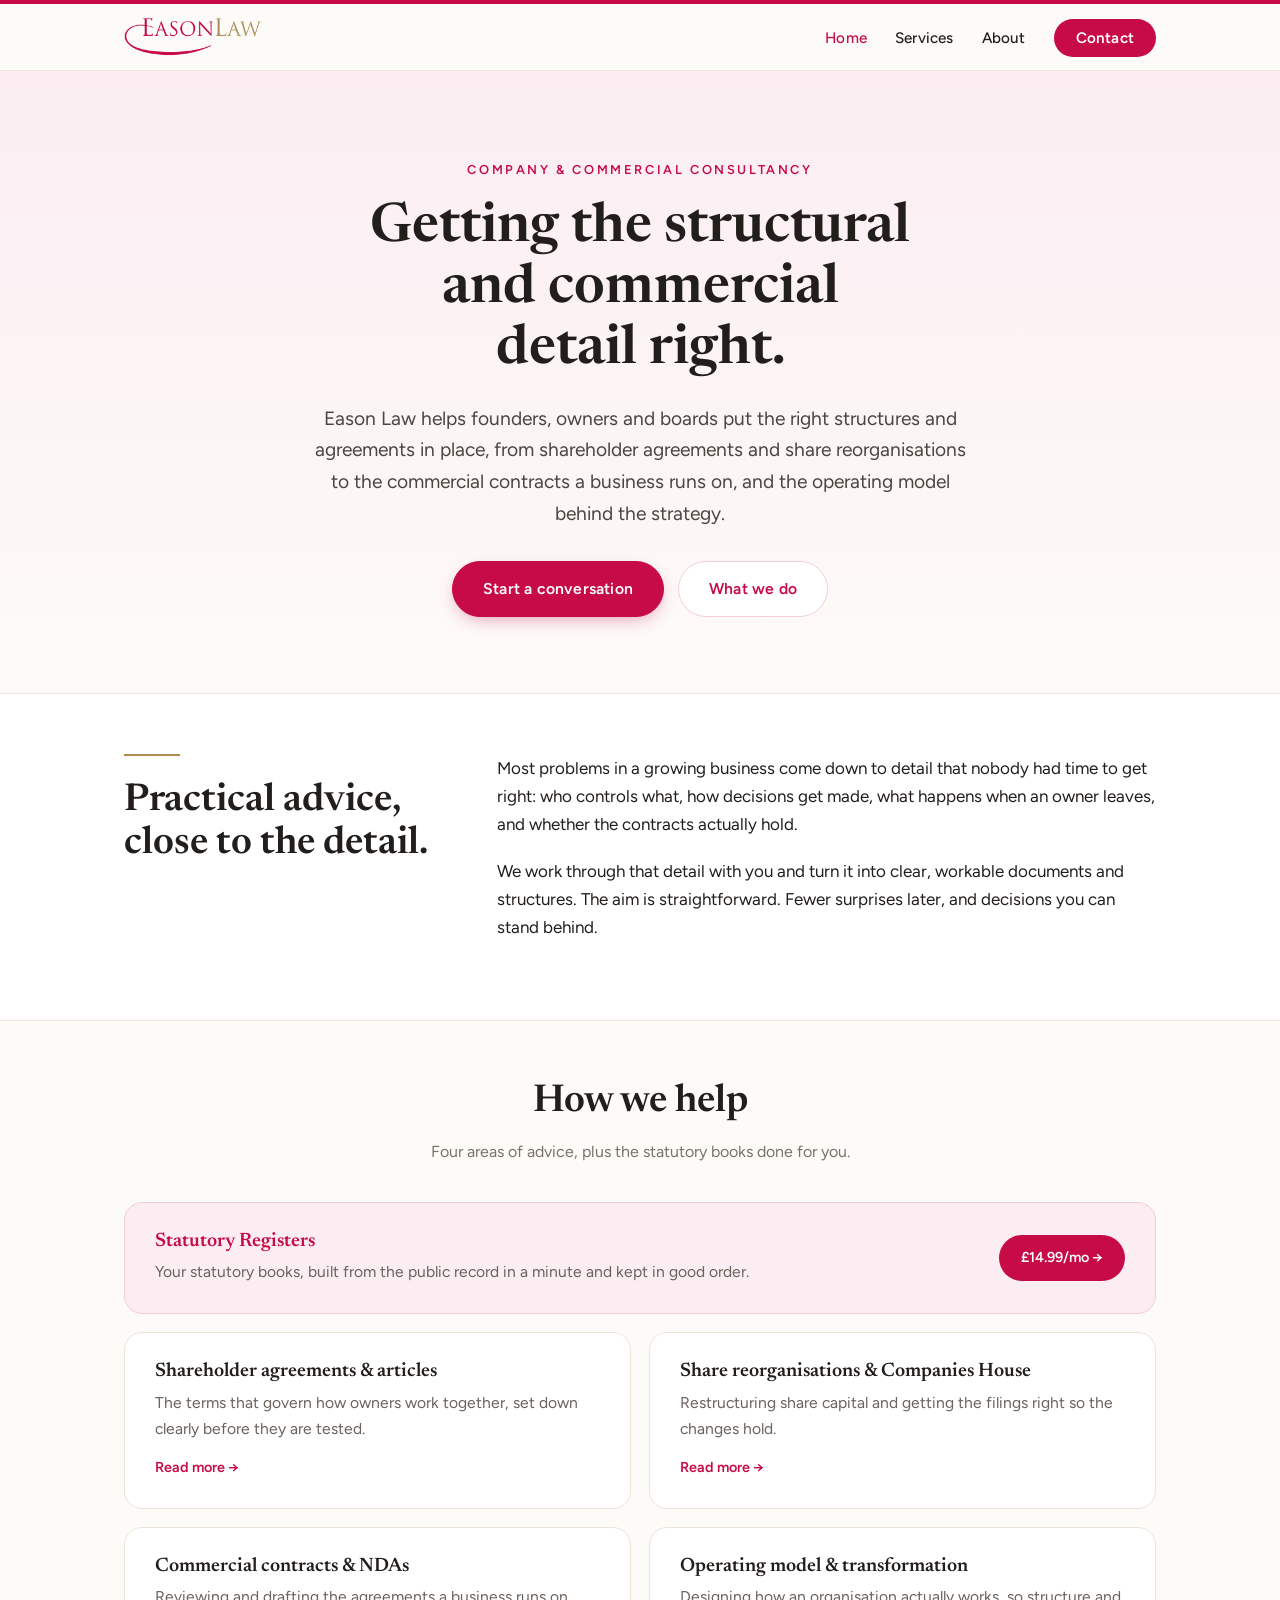
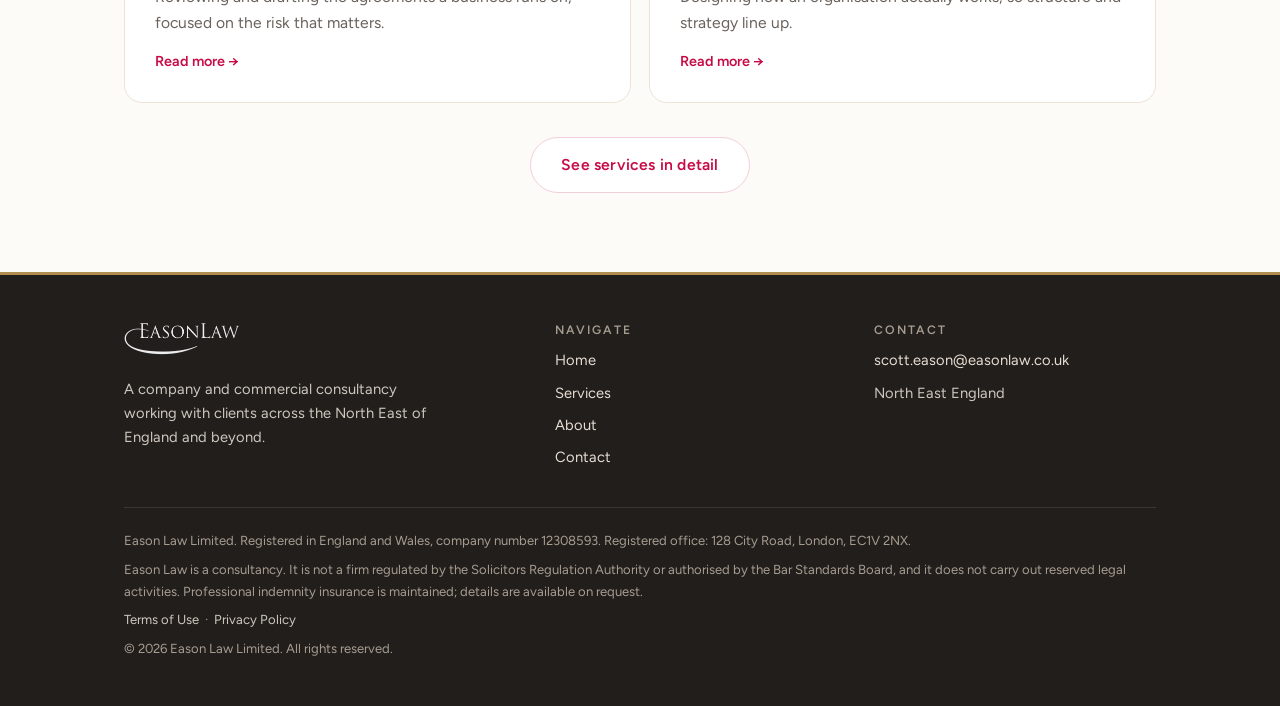
<file: index.html>
<!DOCTYPE html>
<html lang="en-GB">
<head>
<meta charset="utf-8">
<meta name="viewport" content="width=device-width, initial-scale=1">
<title>Eason Law | Company &amp; Commercial Consultancy</title>
<meta name="description" content="Eason Law is a company and commercial consultancy working across the North East of England. Shareholder agreements, share reorganisations, commercial contracts and operating model advice.">
<link rel="canonical" href="https://easonlaw.co.uk/">
<meta property="og:title" content="Eason Law | Company &amp; Commercial Consultancy">
<meta property="og:description" content="Eason Law is a company and commercial consultancy working across the North East of England. Shareholder agreements, share reorganisations, commercial contracts and operating model advice.">
<meta property="og:type" content="website">
<meta property="og:url" content="https://easonlaw.co.uk/">
<link rel="icon" href="assets/img/favicon.ico" sizes="any">
<link rel="icon" type="image/png" href="assets/img/favicon-32.png">
<link rel="apple-touch-icon" href="assets/img/apple-touch-icon.png">
<link rel="preconnect" href="https://fonts.googleapis.com">
<link rel="preconnect" href="https://fonts.gstatic.com" crossorigin>
<link href="https://fonts.googleapis.com/css2?family=Newsreader:ital,opsz,wght@0,6..72,400;0,6..72,500;0,6..72,600;1,6..72,400&family=Figtree:wght@400;500;600;700&family=IBM+Plex+Mono:wght@500&display=swap" rel="stylesheet">
<link rel="stylesheet" href="assets/css/styles.css">
</head>
<body>
<div class="topbar"></div>
<header class="site-header">
  <nav class="nav">
    <a class="logo" href="index.html" aria-label="Eason Law home"><img src="assets/img/eason-law-logo.png" alt="Eason Law"></a>
    <button class="nav-toggle" aria-label="Menu" aria-expanded="false"><span></span><span></span><span></span></button>
    <ul class="nav-links">
      <li><a href="index.html" class="active">Home</a></li>
      <li><a href="services.html">Services</a></li>
      <li><a href="about.html">About</a></li>
      <li><a href="contact.html" class="cta-link">Contact</a></li>
    </ul>
  </nav>
</header>
<main>

<section class="hero">
  <div class="wrap">
    <p class="eyebrow">Company &amp; commercial consultancy</p>
    <h1>Getting the structural and commercial detail right.</h1>
    <p class="lede">Eason Law helps founders, owners and boards put the right structures and agreements in place, from shareholder agreements and share reorganisations to the commercial contracts a business runs on, and the operating model behind the strategy.</p>
    <div class="cta">
      <a class="btn" href="contact.html">Start a conversation</a>
      <a class="btn ghost" href="services.html">What we do</a>
    </div>
  </div>
</section>

<section class="section-alt">
  <div class="wrap two-col">
    <div>
      <div class="rule"></div>
      <h2 class="lead-head">Practical advice, close to the detail.</h2>
    </div>
    <div>
      <p>Most problems in a growing business come down to detail that nobody had time to get right: who controls what, how decisions get made, what happens when an owner leaves, and whether the contracts actually hold.</p>
      <p>We work through that detail with you and turn it into clear, workable documents and structures. The aim is straightforward. Fewer surprises later, and decisions you can stand behind.</p>
    </div>
  </div>
</section>

<section>
  <div class="wrap">
    <div class="section-head">
      <h2>How we help</h2>
      <p>Four areas of advice, plus the statutory books done for you.</p>
    </div>
    <div class="cards">
      <a class="card feature" href="statutory-registers.html">
        <div><h3>Statutory Registers</h3><p>Your statutory books, built from the public record in a minute and kept in good order.</p></div>
        <span class="feature-cta">£14.99/mo &rarr;</span>
      </a>
      <a class="card" href="shareholder-agreements.html"><h3>Shareholder agreements &amp; articles</h3><p>The terms that govern how owners work together, set down clearly before they are tested.</p><span class="more">Read more &rarr;</span></a>
      <a class="card" href="share-reorganisations.html"><h3>Share reorganisations &amp; Companies House</h3><p>Restructuring share capital and getting the filings right so the changes hold.</p><span class="more">Read more &rarr;</span></a>
      <a class="card" href="commercial-contracts.html"><h3>Commercial contracts &amp; NDAs</h3><p>Reviewing and drafting the agreements a business runs on, focused on the risk that matters.</p><span class="more">Read more &rarr;</span></a>
      <a class="card" href="operating-model.html"><h3>Operating model &amp; transformation</h3><p>Designing how an organisation actually works, so structure and strategy line up.</p><span class="more">Read more &rarr;</span></a>
    </div>
    <p style="margin-top:34px;text-align:center;"><a class="btn ghost" href="services.html">See services in detail</a></p>
  </div>
</section>
</main>
<footer class="site-footer">
  <div class="gold-rule"></div>
  <div class="inner">
    <div class="cols">
      <div>
        <img src="assets/img/eason-law-logo.png" alt="Eason Law">
        <p style="font-size:.92rem;max-width:36ch;margin:0;">A company and commercial consultancy working with clients across the North East of England and beyond.</p>
      </div>
      <div>
        <h4>Navigate</h4>
        <ul>
          <li><a href="index.html">Home</a></li>
          <li><a href="services.html">Services</a></li>
          <li><a href="about.html">About</a></li>
          <li><a href="contact.html">Contact</a></li>
        </ul>
      </div>
      <div>
        <h4>Contact</h4>
        <ul>
          <li><a href="mailto:scott.eason@easonlaw.co.uk">scott.eason@easonlaw.co.uk</a></li>
          <li>North East England</li>
        </ul>
      </div>
    </div>
    <div class="legal">
      <p>Eason Law Limited. Registered in England and Wales, company number 12308593. Registered office: 128 City Road, London, EC1V 2NX.</p>
      <p>Eason Law is a consultancy. It is not a firm regulated by the Solicitors Regulation Authority or authorised by the Bar Standards Board, and it does not carry out reserved legal activities. Professional indemnity insurance is maintained; details are available on request.</p>
      <p><a href="terms-of-use.html">Terms of Use</a> &nbsp;&middot;&nbsp; <a href="privacy.html">Privacy Policy</a></p>
      <p>&copy; 2026 Eason Law Limited. All rights reserved.</p>
    </div>
  </div>
</footer>
<script>
(function(){
  var t=document.querySelector('.nav-toggle'),m=document.querySelector('.nav-links');
  if(t&&m){t.addEventListener('click',function(){var o=m.classList.toggle('open');t.setAttribute('aria-expanded',o);});}
})();
</script>
</body>
</html>
</file>
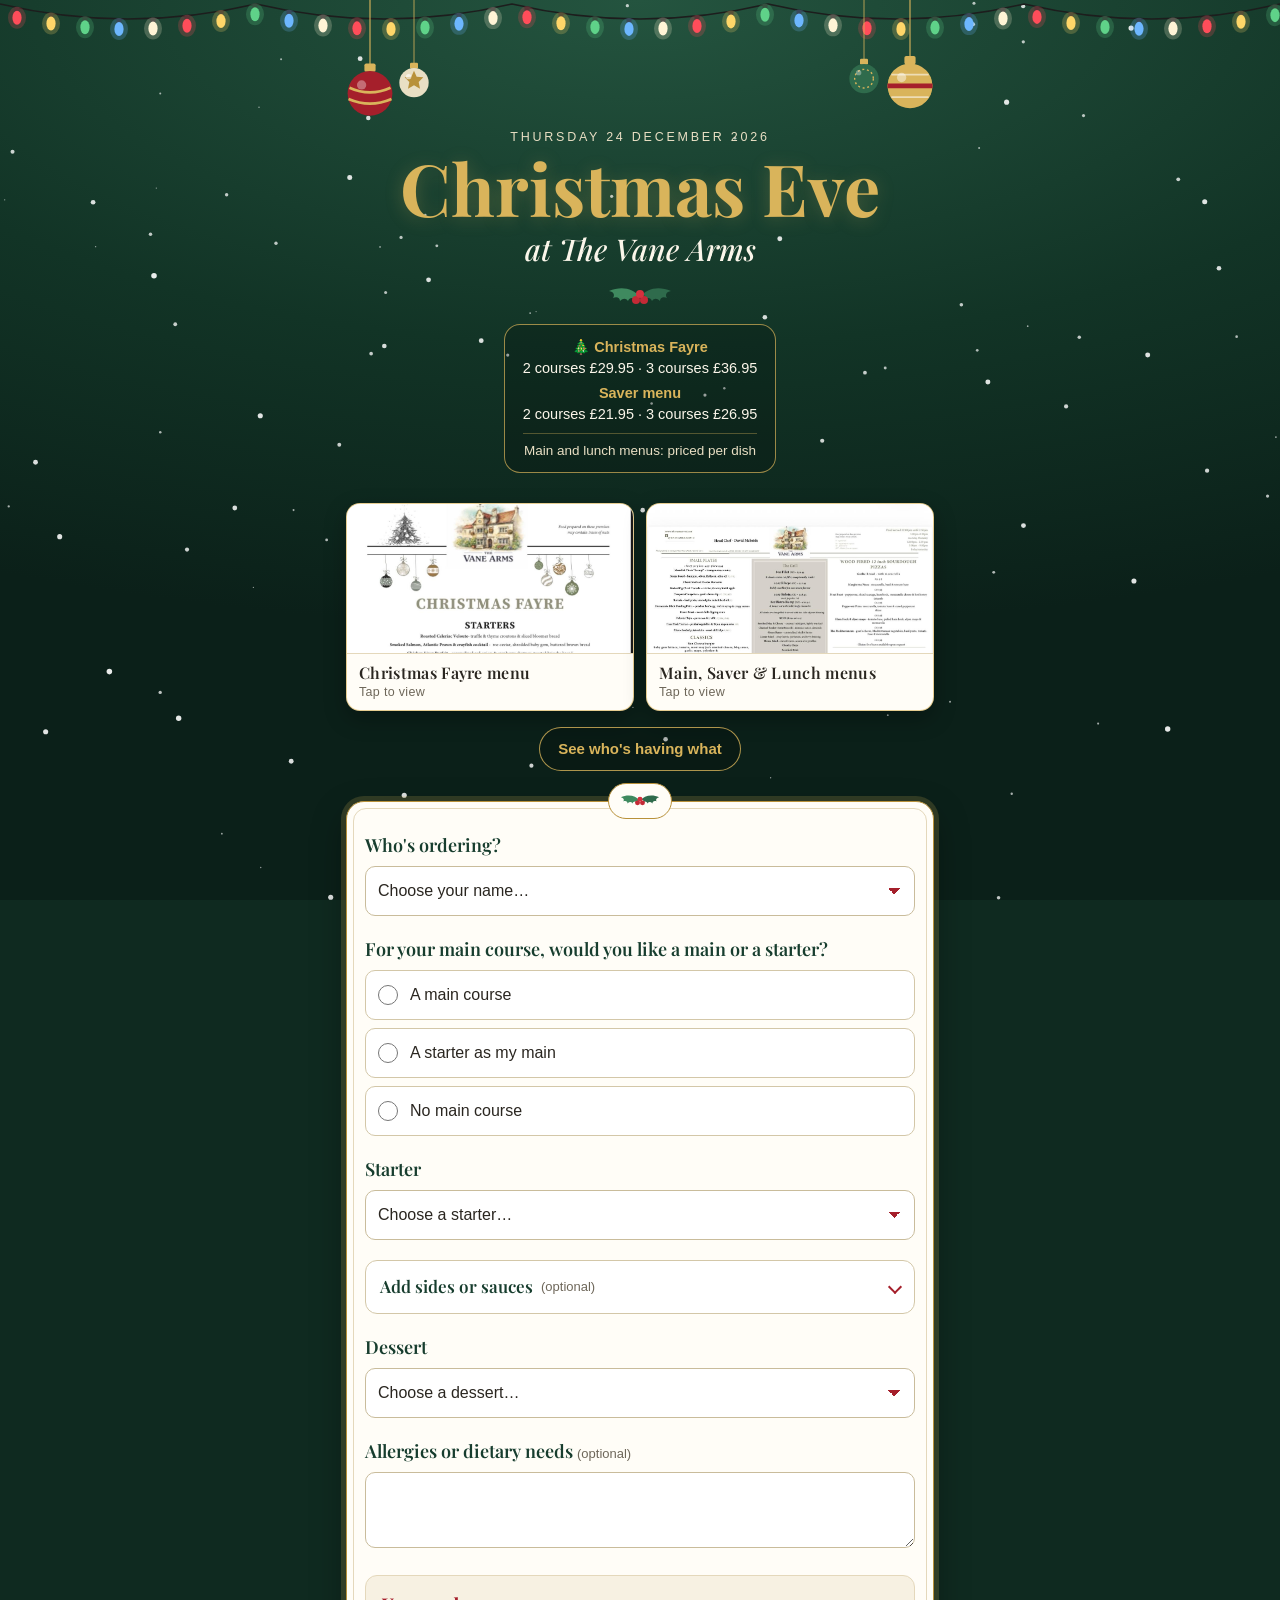
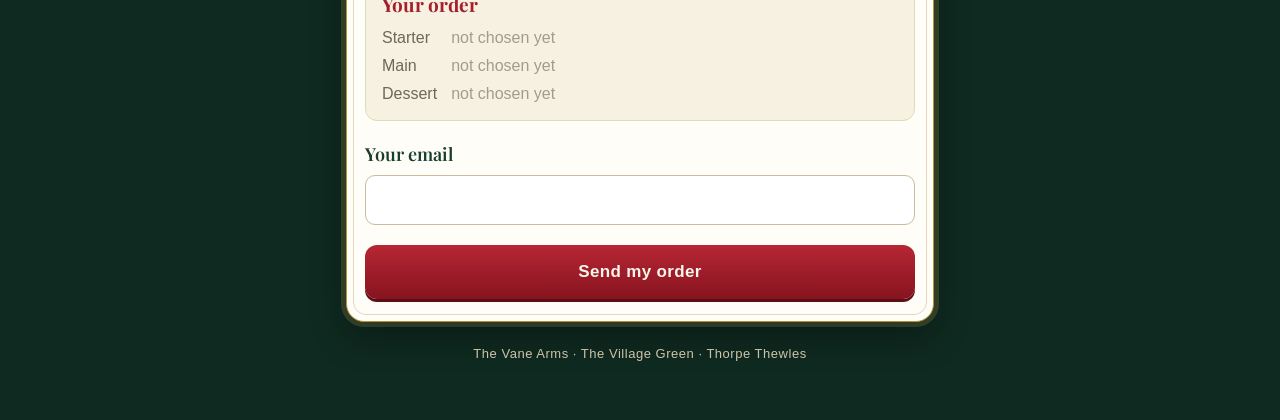
<file: christmas-eve/index.html>
<!DOCTYPE html>
<html lang="en-GB">
<head>
<meta charset="utf-8">
<meta name="viewport" content="width=device-width, initial-scale=1">
<meta name="robots" content="noindex, nofollow">
<meta name="theme-color" content="#0f2a20">
<title>Christmas Eve at The Vane Arms</title>
<link rel="preconnect" href="https://fonts.googleapis.com">
<link rel="preconnect" href="https://fonts.gstatic.com" crossorigin>
<link href="https://fonts.googleapis.com/css2?family=Playfair+Display:ital,wght@0,600;0,700;1,500&display=swap" rel="stylesheet">
<style>
  :root{
    --night:#0f2a20; --pine:#173d2e; --gold:#d9b45b; --gold-2:#b8913a; --cream:#fbf6ea; --paper:#fffdf7;
    --berry:#a51f2b; --berry-2:#86141f; --ink:#2a2620; --muted:#6e675a; --line:#e4d8bb;
    --display:"Playfair Display",Georgia,"Times New Roman",serif;
  }
  *{box-sizing:border-box}
  html{-webkit-text-size-adjust:100%}
  body{margin:0;min-height:100vh;color:var(--ink);background:var(--night);
    font:16px/1.5 -apple-system,BlinkMacSystemFont,"Segoe UI",Roboto,Helvetica,Arial,sans-serif}
  body::before{content:"";position:fixed;inset:0;z-index:0;pointer-events:none;
    background:radial-gradient(ellipse 120% 70% at 50% 0%,#24543f 0%,#123426 55%,#0b2019 100%)}
  #snow{position:fixed;inset:0;width:100%;height:100%;pointer-events:none;z-index:0}
  .wrap{position:relative;z-index:1;max-width:620px;margin:0 auto;padding:0 16px 56px}

  /* ---------- header ---------- */
  .lights{position:relative;z-index:1;height:58px;overflow:hidden}
  .lights svg{display:block;width:100%;height:58px}
  .bulb{animation:twinkle 2.6s ease-in-out infinite alternate}
  @keyframes twinkle{0%{opacity:1}55%{opacity:.95}100%{opacity:.35}}
  header{position:relative;text-align:center;padding:70px 0 8px;color:var(--cream)}
  .bauble{position:absolute;top:-58px;width:56px;transform-origin:50% 0;animation:sway 5s ease-in-out infinite alternate}
  .bauble.l{left:-4px}
  .bauble.r{right:-4px;animation-delay:-2.5s}
  .bauble.l2{left:48px;width:40px;top:-58px;animation-delay:-1.2s}
  .bauble.r2{right:50px;width:40px;top:-58px;animation-delay:-3.6s}
  @keyframes sway{from{transform:rotate(-4deg)}to{transform:rotate(4deg)}}
  .eyebrow{margin:0 0 4px;font-size:12.5px;letter-spacing:.22em;text-transform:uppercase;color:#e9dfc4}
  h1{font-family:var(--display);font-weight:700;margin:0;line-height:1;color:var(--gold);
    font-size:clamp(46px,13vw,72px);text-shadow:0 2px 18px rgba(217,180,91,.25)}
  .at{font-family:var(--display);font-style:italic;font-weight:500;font-size:clamp(22px,6vw,30px);margin:4px 0 10px;color:var(--cream)}
  .holly{display:block;margin:6px auto 12px;width:74px;height:30px}
  .prices{display:inline-block;max-width:100%;margin:0;padding:12px 18px;border:1px solid rgba(217,180,91,.7);border-radius:16px;
    font-size:14.5px;line-height:1.45;color:var(--cream);background:rgba(0,0,0,.18)}
  .prices div+div{margin-top:4px}
  .prices b{display:block;color:var(--gold);font-weight:600}
  .prices .pp{font-size:13.5px;color:#e9dfc4;margin-top:8px;padding-top:7px;border-top:1px solid rgba(217,180,91,.35)}
  .extras{border:1px solid #d3c7a8;border-radius:12px;background:#fff;padding:0}
  .extras summary{cursor:pointer;list-style:none;padding:13px 14px;font-family:var(--display);font-weight:600;font-size:17px;color:var(--pine);display:flex;align-items:center;gap:8px}
  .extras summary::-webkit-details-marker{display:none}
  .extras summary::after{content:"";margin-left:auto;width:8px;height:8px;border-right:2px solid var(--berry);border-bottom:2px solid var(--berry);transform:rotate(45deg);transition:transform .15s}
  .extras[open] summary::after{transform:rotate(-135deg)}
  .extras .xl{margin:4px 14px 8px;font-size:13.5px;font-weight:600;color:var(--muted)}
  .checks{display:grid;grid-template-columns:1fr 1fr;gap:6px;padding:0 14px 12px}
  @media (max-width:420px){.checks{grid-template-columns:1fr}}
  .chk{display:flex;align-items:center;gap:10px;border:1px solid #e0d6bd;border-radius:9px;padding:9px 10px;font-size:15px;cursor:pointer;margin:0;font-family:inherit;font-weight:400;color:var(--ink)}
  .chk input{width:19px;height:19px;margin:0;accent-color:var(--berry);flex:none}
  .chk:has(input:checked){border-color:var(--berry);background:#fbf0ee}
  .tag{display:none;margin:8px 0 0;font-size:13px;font-weight:600;padding:3px 10px;border-radius:999px;width:fit-content}
  .tag.cf,.tag.mm{display:block}
  .tag.cf{background:#e6f0e8;color:#173d2e;border:1px solid #9fc2aa}
  .tag.mm{background:#f3eee2;color:#5d564a;border:1px solid #d6cbb0}
  .steak{border-left:3px solid var(--gold);padding:2px 0 2px 14px;margin:-6px 0 20px}
  .steak .field{margin-bottom:16px}
  .steak label{font-size:16px}
  .duo{display:grid;grid-template-columns:1fr 1fr;gap:10px}
  @media (max-width:520px){.duo{grid-template-columns:1fr;gap:0}}
  .tg{display:inline-block;font-size:11px;padding:0 6px;border-radius:999px;margin-left:4px;vertical-align:1px}
  .tg.cf{background:#e6f0e8;color:#173d2e}
  .tg.mm{background:#f1ece0;color:#6e675a}
  .demo{background:#fff7e0;border:1px solid #e7cf86;color:#6a5310;border-radius:10px;padding:10px 12px;font-size:14px;margin-top:14px}

  /* ---------- menus ---------- */
  .menus{display:grid;grid-template-columns:1fr 1fr;gap:12px;margin:22px 0 0}
  .menu-card{display:block;width:100%;padding:0;border:1px solid rgba(217,180,91,.65);border-radius:14px;overflow:hidden;
    background:var(--paper);cursor:pointer;text-align:left;font:inherit;color:var(--ink);box-shadow:0 8px 22px rgba(0,0,0,.28)}
  .menu-card img{display:block;width:100%;height:150px;object-fit:cover;object-position:top;border-bottom:1px solid var(--line)}
  .menu-card span{display:block;padding:9px 12px 10px;font-family:var(--display);font-weight:600;font-size:16px;line-height:1.2}
  .menu-card small{display:block;font-family:-apple-system,BlinkMacSystemFont,"Segoe UI",Roboto,Arial,sans-serif;font-weight:400;font-size:12.5px;color:var(--muted);margin-top:2px}
  .menu-card:hover,.menu-card:focus-visible{outline:3px solid var(--gold);outline-offset:2px}

  /* ---------- lightbox ---------- */
  .lb{position:fixed;inset:0;z-index:50;background:rgba(6,16,11,.94);display:flex;flex-direction:column}
  .lb[hidden]{display:none}
  .lb-bar{display:flex;align-items:center;gap:10px;padding:10px 12px;color:var(--cream)}
  .lb-bar h2{flex:1;margin:0;font-family:var(--display);font-size:18px;color:var(--gold);font-weight:600}
  .lb-bar button{box-shadow:none;width:auto;min-height:40px;padding:8px 14px;font-size:15px;border-radius:10px;background:transparent;color:var(--cream);border:1px solid rgba(251,246,234,.5)}
  .lb-scroll{flex:1;overflow:auto;-webkit-overflow-scrolling:touch;padding:0 10px 20px;text-align:center}
  .lb-scroll img{width:100%;max-width:1000px;height:auto;border-radius:6px;background:#fff;cursor:zoom-in}
  .lb.zoom .lb-scroll img{width:200%;max-width:none;cursor:zoom-out}

  /* ---------- form ---------- */
  .card{position:relative;background:var(--paper);border:1px solid var(--gold-2);border-radius:18px;padding:30px 18px 22px;margin-top:30px;
    box-shadow:0 0 0 5px rgba(217,180,91,.18),0 14px 34px rgba(0,0,0,.35)}
  .card::before{content:"";position:absolute;inset:6px;border:1px solid var(--line);border-radius:13px;pointer-events:none}
  .card .sprig{position:absolute;top:-19px;left:50%;transform:translateX(-50%);width:64px;height:36px;background:var(--paper);border-radius:20px;padding:4px 8px;border:1px solid var(--gold-2)}
  .field{margin:0 0 20px;position:relative}
  label,.label{display:block;font-family:var(--display);font-weight:600;font-size:18px;margin:0 0 7px;color:var(--pine)}
  .opt-tag{font-family:-apple-system,BlinkMacSystemFont,"Segoe UI",Roboto,Arial,sans-serif;font-weight:400;font-size:13px;color:var(--muted)}
  input[type=text],input[type=email],select,textarea{position:relative;
    width:100%;font:inherit;font-size:16px;color:var(--ink);background:#fff;
    border:1px solid #c9bc9b;border-radius:10px;padding:12px;min-height:48px;appearance:none;-webkit-appearance:none}
  select{background-image:linear-gradient(45deg,transparent 50%,var(--berry) 50%),linear-gradient(135deg,var(--berry) 50%,transparent 50%);
    background-position:calc(100% - 20px) 21px,calc(100% - 14px) 21px;background-size:6px 6px;background-repeat:no-repeat;padding-right:40px}
  textarea{min-height:76px;resize:vertical}
  input:focus,select:focus,textarea:focus{outline:3px solid rgba(217,180,91,.45);border-color:var(--gold-2)}
  .desc{margin:7px 2px 0;font-size:14px;color:var(--muted);font-style:italic}
  .desc:empty{display:none}
  .req{margin-top:10px}
  .req label{font-family:-apple-system,BlinkMacSystemFont,"Segoe UI",Roboto,Arial,sans-serif;font-size:14px;font-weight:600;color:var(--pine);margin-bottom:5px}
  .req input{min-height:44px;font-size:16px;background:#fffef9}
  .rq{color:var(--berry);font-style:italic}
  .choice{display:grid;gap:8px}
  .opt{display:flex;gap:12px;align-items:center;border:1px solid #d3c7a8;border-radius:10px;padding:12px;cursor:pointer;background:#fff;font-family:inherit;font-size:16px;font-weight:500;color:var(--ink);margin:0}
  .opt input{margin:0;width:20px;height:20px;accent-color:var(--berry);flex:none}
  .opt:has(input:checked){border-color:var(--berry);background:#fbf0ee}
  .error{color:var(--berry);font-size:14px;margin-top:6px;display:none}
  .invalid .error{display:block}
  .invalid select,.invalid input,.invalid .opt{border-color:var(--berry)}
  .summary{background:#f7f1e2;border:1px solid var(--line);border-radius:12px;padding:14px 16px;margin:4px 0 20px}
  .summary h2{font-family:var(--display);font-size:19px;margin:0 0 8px;color:var(--berry)}
  .summary dl{display:grid;grid-template-columns:auto 1fr;gap:4px 14px;margin:0}
  .summary dt{color:var(--muted)}
  .summary dd{margin:0}
  .bill{margin-top:12px;border-top:1px dashed #cdbf9e;padding-top:10px;font-size:15px}
  .bill:empty{display:none}
  .pnote{margin:12px 0 0;padding:10px 12px;border-radius:9px;background:#fff7e0;border:1px solid #e7cf86;color:#5e4a10;font-size:14px;line-height:1.45}
  .pnote:empty{display:none}
  .nstat{margin:8px 0 0;font-size:14px;color:var(--muted)}
  .nstat.loaded{padding:10px 12px;border-radius:9px;background:#e6f0e8;border:1px solid #9fc2aa;color:#173d2e}
  .bill div{display:flex;justify-content:space-between;gap:12px;padding:2px 0}
  .bill .total{margin-top:6px;padding-top:8px;border-top:1px solid #cdbf9e;font-family:var(--display);font-size:22px;font-weight:700;color:var(--pine)}
  button{font:inherit;font-weight:700;font-size:17px;border:0;border-radius:12px;padding:14px 18px;min-height:54px;width:100%;
    background:linear-gradient(180deg,#b72634,var(--berry-2));color:var(--cream);cursor:pointer;letter-spacing:.02em;box-shadow:0 3px 0 #5e0d15}
  button:hover{filter:brightness(1.06)}
  button:focus-visible{outline:3px solid var(--gold);outline-offset:2px}
  button[disabled]{opacity:.65;cursor:progress}
  .btn-ghost{background:transparent;color:var(--pine);border:1px solid var(--pine);box-shadow:none}
  .formerror{display:none;margin:14px 0 0;padding:12px 14px;border-radius:10px;background:#fbeeee;color:var(--berry);font-size:15px}
  .formerror.show{display:block}
  .hp{position:absolute;left:-9999px;width:1px;height:1px;overflow:hidden}
  .card{scroll-margin-top:34px}
  .vlink-wrap{text-align:center;margin:16px 0 0}
  .vlink{display:inline-block;padding:10px 18px;border:1px solid rgba(217,180,91,.8);border-radius:999px;color:var(--gold);text-decoration:none;font-weight:600;font-size:15px;background:rgba(0,0,0,.18)}
  .vlink:hover,.vlink:focus-visible{background:rgba(217,180,91,.15);outline:none}
  .vlink.dark{color:var(--pine);border-color:var(--gold-2);background:transparent}
  .view h2{font-family:var(--display);color:var(--berry);margin:0 0 4px;font-size:28px;text-align:center}
  .vmeta{text-align:center;color:var(--muted);margin:0 0 16px;font-size:15px}
  .vp{border:1px solid var(--line);border-radius:12px;padding:12px 14px;margin:0 0 10px;background:#fff}
  .vp h3{font-family:var(--display);font-size:19px;margin:0 0 6px;color:var(--pine)}
  .vp dl{display:grid;grid-template-columns:auto 1fr;gap:3px 12px;margin:0;font-size:15px}
  .vp dt{color:var(--muted)}
  .vp dd{margin:0}
  .vmiss{margin:12px 0 0;padding:10px 12px;border-radius:9px;background:#f7f1e2;color:var(--muted);font-size:14.5px}
  .vload{text-align:center;color:var(--muted)}
  .vbtns{display:flex;gap:10px;align-items:center;justify-content:space-between;margin-top:16px;flex-wrap:wrap}
  .vbtns button{width:auto;min-height:44px;padding:10px 18px;font-size:15px}
  .vback{color:var(--pine);font-weight:600}
  .done h2{font-family:var(--display);color:var(--berry);margin:0 0 8px;font-size:30px;text-align:center}
  .done p{margin:0 0 12px}
  .done .summary{margin-top:12px}
  footer{text-align:center;color:#d8ceb2;font-size:13px;margin-top:22px;letter-spacing:.04em}

  @media (prefers-reduced-motion:reduce){.bauble,.bulb{animation:none}}
  @media (max-width:420px){.bauble.l2,.bauble.r2{display:none}.menu-card img{height:120px}}

  /* ---------- organiser / print view ---------- */
  .admin .wrap{max-width:1040px;padding-top:20px}
  .admin .lights,.admin #snow{display:none}
  .toolbar{display:flex;gap:10px;flex-wrap:wrap;margin:0 0 14px}
  .toolbar button{width:auto;min-height:44px;padding:10px 16px;font-size:15px}
  .toolbar .btn-ghost{color:var(--cream);border-color:rgba(251,246,234,.6)}
  .sheet{background:#fff;border-radius:12px;padding:22px}
  .sheet h1{font-size:28px;color:var(--pine);margin:0 0 4px;text-align:left;text-shadow:none}
  .sheet .meta{color:var(--muted);margin:0 0 16px;font-size:14px}
  table{width:100%;border-collapse:collapse;font-size:14px}
  th,td{border:1px solid #cfc6b0;padding:7px 8px;text-align:left;vertical-align:top}
  th{background:#f3eee2;font-weight:700}
  td.n{width:34px;text-align:center;color:var(--muted)}
  td.p,th.p{text-align:right;white-space:nowrap}
  tfoot td{font-weight:700;background:#f3eee2}
  .sam{font-size:12px;color:var(--muted)}
  .alg{color:var(--berry);font-weight:600}
  .rqp{color:var(--berry);font-size:12.5px;font-weight:600;font-style:italic}
  .totals{display:grid;grid-template-columns:repeat(3,1fr);gap:16px;margin-top:20px}
  .totals h3{font-size:14px;margin:0 0 6px;text-transform:uppercase;letter-spacing:.08em;color:var(--berry)}
  .totals ul{margin:0;padding:0;list-style:none;font-size:14px}
  .totals li{display:flex;justify-content:space-between;gap:10px;border-bottom:1px dotted #d6d0c2;padding:3px 0}
  .totals li b{white-space:nowrap}
  .extra{margin-top:16px;font-size:14px}
  .missing{margin-top:10px;font-size:14px;color:var(--berry)}
  @media (max-width:700px){.totals{grid-template-columns:1fr}}
  @media print{
    @page{size:A4;margin:12mm}
    body{background:#fff !important;font-size:12px}
    #snow,.lights,.no-print,body::before{display:none !important}
    .admin .wrap{max-width:none;padding:0}
    .sheet{padding:0;border-radius:0}
    table{font-size:11px}
    th,td{padding:4px 6px}
    tr{page-break-inside:avoid}
    .totals{grid-template-columns:repeat(3,1fr);break-inside:avoid;page-break-inside:avoid}
    .totals li{padding:2px 0}
  }
</style>
</head>
<body>
<canvas id="snow" aria-hidden="true"></canvas>
<div class="lights" aria-hidden="true"><svg id="lightsSvg" preserveAspectRatio="none"></svg></div>

<div class="wrap" id="app">

  <!-- ===================== GUEST VIEW ===================== -->
  <div id="guest">
    <header>
      <svg class="bauble l" viewBox="0 0 60 130" aria-hidden="true"><line x1="30" y1="0" x2="30" y2="70" stroke="#d9b45b" stroke-width="1.2"/><rect x="24" y="68" width="12" height="9" rx="2" fill="#d9b45b"/><circle cx="30" cy="100" r="24" fill="#a51f2b"/><path d="M8 94q22 10 44 0" stroke="#d9b45b" stroke-width="3" fill="none"/><path d="M7 106q23 10 46 0" stroke="#d9b45b" stroke-width="3" fill="none"/><circle cx="21" cy="91" r="5" fill="#fff" opacity=".35"/></svg>
      <svg class="bauble l2" viewBox="0 0 60 150" aria-hidden="true"><line x1="30" y1="0" x2="30" y2="96" stroke="#d9b45b" stroke-width="1.2"/><rect x="24" y="94" width="12" height="9" rx="2" fill="#d9b45b"/><circle cx="30" cy="124" r="22" fill="#e9dfc4"/><path d="M30 106l4 9 10 1-7 7 2 10-9-5-9 5 2-10-7-7 10-1z" fill="#b8913a"/><circle cx="22" cy="115" r="4" fill="#fff" opacity=".6"/></svg>
      <svg class="bauble r2" viewBox="0 0 60 150" aria-hidden="true"><line x1="30" y1="0" x2="30" y2="90" stroke="#d9b45b" stroke-width="1.2"/><rect x="24" y="88" width="12" height="9" rx="2" fill="#d9b45b"/><circle cx="30" cy="118" r="22" fill="#2f6b4c"/><circle cx="30" cy="118" r="14" fill="none" stroke="#d9b45b" stroke-width="2" stroke-dasharray="3 4"/><circle cx="22" cy="109" r="4" fill="#fff" opacity=".35"/></svg>
      <svg class="bauble r" viewBox="0 0 60 130" aria-hidden="true"><line x1="30" y1="0" x2="30" y2="62" stroke="#d9b45b" stroke-width="1.2"/><rect x="24" y="60" width="12" height="9" rx="2" fill="#d9b45b"/><circle cx="30" cy="92" r="24" fill="#d9b45b"/><path d="M6 92h48" stroke="#a51f2b" stroke-width="5"/><path d="M10 80h40M10 104h40" stroke="#fff" stroke-width="2" opacity=".55"/><circle cx="21" cy="83" r="5" fill="#fff" opacity=".45"/></svg>

      <p class="eyebrow">Thursday 24 December 2026</p>
      <h1>Christmas Eve</h1>
      <p class="at">at The Vane Arms</p>
      <svg class="holly" viewBox="0 0 74 30" aria-hidden="true"><path d="M37 15C30 6 18 4 6 9c5 1 6 4 4 7 4-2 7 0 7 3 3-3 6-3 8 0 1-3 4-4 7-2C30 19 33 17 37 15z" fill="#3f8a5f"/><path d="M37 15c7-9 19-11 31-6-5 1-6 4-4 7-4-2-7 0-7 3-3-3-6-3-8 0-1-3-4-4-7-2 2-3-1-5-5-2z" fill="#2f6b4c"/><circle cx="33" cy="18" r="4" fill="#c42a36"/><circle cx="41" cy="18" r="4" fill="#c42a36"/><circle cx="37" cy="12" r="4" fill="#d6313e"/></svg>
      <div class="prices">
        <div><b>🎄 Christmas Fayre</b> 2 courses £29.95 · 3 courses £36.95</div>
        <div><b>Saver menu</b> 2 courses £21.95 · 3 courses £26.95</div>
        <div class="pp">Main and lunch menus: priced per dish</div>
      </div>
      <div class="demo" id="demoBanner" hidden>Preview copy. Nothing here is saved or emailed.</div>
    </header>

    <div class="menus">
      <button type="button" class="menu-card" data-menu="fayre">
        <img src="menus/christmas-fayre.jpg" alt="" loading="eager">
        <span>Christmas Fayre menu<small>Tap to view</small></span>
      </button>
      <button type="button" class="menu-card" data-menu="main">
        <img src="menus/main-menu.jpg" alt="" loading="lazy">
        <span>Main, Saver &amp; Lunch menus<small>Tap to view</small></span>
      </button>
    </div>

    <p class="vlink-wrap" id="vlinkWrap"><a class="vlink" href="?view=orders">See who's having what</a></p>

    <section class="card view" id="viewAll" hidden>
      <svg class="sprig" viewBox="0 0 74 30" aria-hidden="true"><path d="M37 15C30 6 18 4 6 9c5 1 6 4 4 7 4-2 7 0 7 3 3-3 6-3 8 0 1-3 4-4 7-2C30 19 33 17 37 15z" fill="#3f8a5f"/><path d="M37 15c7-9 19-11 31-6-5 1-6 4-4 7-4-2-7 0-7 3-3-3-6-3-8 0-1-3-4-4-7-2 2-3-1-5-5-2z" fill="#2f6b4c"/><circle cx="33" cy="18" r="4" fill="#c42a36"/><circle cx="41" cy="18" r="4" fill="#c42a36"/><circle cx="37" cy="12" r="4" fill="#d6313e"/></svg>
      <h2>Who's having what</h2>
      <p class="vmeta" id="viewMeta"></p>
      <div id="viewList"></div>
      <p class="vmiss" id="viewMissing" hidden></p>
      <div class="vbtns">
        <button type="button" class="btn-ghost" id="viewRefresh">Refresh</button>
        <a class="vback" href="./">Back to the order page</a>
      </div>
    </section>

    <form class="card" id="orderForm" novalidate autocomplete="off">
      <svg class="sprig" viewBox="0 0 74 30" aria-hidden="true"><path d="M37 15C30 6 18 4 6 9c5 1 6 4 4 7 4-2 7 0 7 3 3-3 6-3 8 0 1-3 4-4 7-2C30 19 33 17 37 15z" fill="#3f8a5f"/><path d="M37 15c7-9 19-11 31-6-5 1-6 4-4 7-4-2-7 0-7 3-3-3-6-3-8 0-1-3-4-4-7-2 2-3-1-5-5-2z" fill="#2f6b4c"/><circle cx="33" cy="18" r="4" fill="#c42a36"/><circle cx="41" cy="18" r="4" fill="#c42a36"/><circle cx="37" cy="12" r="4" fill="#d6313e"/></svg>

      <div class="field" id="f-name">
        <label for="name">Who's ordering?</label>
        <select id="name" name="name"></select>
        <p class="nstat" id="nameStatus" hidden></p>
        <div class="error">Please pick your name.</div>
      </div>

      <div class="field" id="f-mainType">
        <span class="label">For your main course, would you like a main or a starter?</span>
        <div class="choice" role="radiogroup" aria-label="Main course type">
          <label class="opt"><input type="radio" name="mainType" value="main">A main course</label>
          <label class="opt"><input type="radio" name="mainType" value="starter">A starter as my main</label>
          <label class="opt"><input type="radio" name="mainType" value="none">No main course</label>
        </div>
        <div class="error">Please pick one.</div>
      </div>

      <div class="field" id="f-starter">
        <label for="starter">Starter</label>
        <select id="starter" name="starter"></select>
        <p class="tag" id="t-starter"></p>
        <p class="desc" id="d-starter"></p>
        <div class="req" id="w-starterReq" hidden>
          <label for="starterReq">Special request for this dish <span class="opt-tag">(optional)</span></label>
          <input type="text" id="starterReq" maxlength="200" autocomplete="off" placeholder="e.g. no cheese, sauce on the side">
        </div>
        <div class="error">Please choose a starter, or "No starter".</div>
      </div>

      <div class="field" id="f-main" hidden>
        <label for="main" id="mainLabel">Main course</label>
        <select id="main" name="main"></select>
        <p class="tag" id="t-main"></p>
        <p class="desc" id="d-main"></p>
        <div class="req" id="w-mainReq" hidden>
          <label for="mainReq">Special request for this dish <span class="opt-tag">(optional)</span></label>
          <input type="text" id="mainReq" maxlength="200" autocomplete="off" placeholder="e.g. no cheese, sauce on the side">
        </div>
        <div class="error">Please choose your main.</div>
      </div>

      <div class="steak" id="steakBox" hidden>
        <div class="field" id="f-cook">
          <label for="cook">How would you like your steak cooked?</label>
          <select id="cook"></select>
          <div class="error">Please choose how you'd like it cooked.</div>
        </div>
        <div id="sidesBox">
        <div class="duo">
          <div class="field" id="f-side1">
            <label for="side1">First side</label>
            <select id="side1"></select>
            <div class="error">Please choose a side.</div>
          </div>
          <div class="field" id="f-side2">
            <label for="side2">Second side</label>
            <select id="side2"></select>
            <div class="error">Please choose a side.</div>
          </div>
        </div>
        </div>
      </div>

      <details class="field extras" id="extrasBox">
        <summary>Add sides or sauces <span class="opt-tag" id="extrasCount">(optional)</span></summary>
        <p class="xl">Sides, £4 each</p>
        <div class="checks" id="sideChecks"></div>
        <p class="xl">Sauces, £3 each</p>
        <div class="checks" id="sauceChecks"></div>
      </details>

      <div class="field" id="f-dessert">
        <label for="dessert">Dessert</label>
        <select id="dessert" name="dessert"></select>
        <p class="tag" id="t-dessert"></p>
        <p class="desc" id="d-dessert"></p>
        <div class="req" id="w-dessertReq" hidden>
          <label for="dessertReq">Special request for this dish <span class="opt-tag">(optional)</span></label>
          <input type="text" id="dessertReq" maxlength="200" autocomplete="off" placeholder="e.g. no cheese, sauce on the side">
        </div>
        <div class="error">Please choose a dessert, or "No dessert".</div>
      </div>

      <div class="field">
        <label for="notes">Allergies or dietary needs <span class="opt-tag">(optional)</span></label>
        <textarea id="notes" name="notes" maxlength="500"></textarea>
      </div>

      <div class="summary" id="summary" aria-live="polite">
        <h2>Your order</h2>
        <dl id="sumList"></dl>
        <div class="bill" id="sumBill"></div>
      </div>

      <div class="field" id="f-email">
        <label for="email">Your email</label>
        <input type="email" id="email" name="email" autocomplete="email" inputmode="email" maxlength="120">
        <div class="error">Please put a valid email address.</div>
      </div>

      <div class="hp" aria-hidden="true"><label>Leave this empty <input type="text" id="website" tabindex="-1" autocomplete="off"></label></div>

      <div class="field" id="f-any" style="margin-bottom:12px"><div class="error">You haven't picked any food yet.</div></div>

      <button type="submit" id="submitBtn">Send my order</button>
      <div class="formerror" id="formError" role="alert"></div>
    </form>

    <div class="card done" id="done" hidden>
      <svg class="sprig" viewBox="0 0 74 30" aria-hidden="true"><path d="M37 15C30 6 18 4 6 9c5 1 6 4 4 7 4-2 7 0 7 3 3-3 6-3 8 0 1-3 4-4 7-2C30 19 33 17 37 15z" fill="#3f8a5f"/><path d="M37 15c7-9 19-11 31-6-5 1-6 4-4 7-4-2-7 0-7 3-3-3-6-3-8 0-1-3-4-4-7-2 2-3-1-5-5-2z" fill="#2f6b4c"/><circle cx="33" cy="18" r="4" fill="#c42a36"/><circle cx="41" cy="18" r="4" fill="#c42a36"/><circle cx="37" cy="12" r="4" fill="#d6313e"/></svg>
      <h2>Thank you, <span id="doneName"></span></h2>
      <p id="doneMsg"></p>
      <div class="summary"><dl id="doneList"></dl><div class="bill" id="doneBill"></div><p class="pnote" id="doneNote"></p></div>
      <p>To change it, open the link again and pick your name. Your order will load so you can change it.</p>
      <button type="button" class="btn-ghost" id="againBtn">Change my order</button>
      <p class="vlink-wrap" style="margin:14px 0 0"><a class="vlink dark" href="?view=orders">See who's having what</a></p>
    </div>

    <footer>The Vane Arms · The Village Green · Thorpe Thewles</footer>
  </div>

  <!-- ===================== ORGANISER VIEW ===================== -->
  <div id="admin" hidden>
    <div class="toolbar no-print">
      <button type="button" id="printBtn">Print</button>
      <button type="button" class="btn-ghost" id="refreshBtn">Refresh</button>
      <button type="button" class="btn-ghost" id="csvBtn">Download spreadsheet (CSV)</button>
    </div>
    <div class="formerror" id="adminError" role="alert"></div>
    <div class="sheet" id="sheet"></div>
  </div>
</div>

<!-- menu viewer -->
<div class="lb" id="lb" hidden role="dialog" aria-modal="true" aria-labelledby="lbTitle">
  <div class="lb-bar">
    <h2 id="lbTitle"></h2>
    <button type="button" id="lbZoom">Zoom</button>
    <button type="button" id="lbClose" aria-label="Close menu">Close</button>
  </div>
  <div class="lb-scroll" id="lbScroll"><img id="lbImg" alt=""></div>
</div>

<script>
/* =========================================================
   SETTINGS
   ========================================================= */
const CONFIG = {
  SCRIPT_URL: 'https://script.google.com/macros/s/AKfycbwUS44SCN-Toj6OXsVWe3MUc-dPOw905pE6YJq2veUZwV2UM3e7Ip_0jKrQEDuulqDq/exec',
  GUESTS: ['Scott', 'Vickie', 'Izzie', 'Joe', 'Nat', 'Claire', 'Dave B', 'Josh', 'Olivia', 'Dave E',
           'Maureen', 'Sean', 'Derek', 'Jenny', 'Dave W', 'Jacob', 'Esme', 'Jenna', 'Addy', 'Harry', 'Daisy'],
  EVENT: 'Christmas Eve at The Vane Arms',
  WHEN: 'Thursday 24 December 2026',
  ORGANISER: 'Scott Eason'
};
/* Prices in pence.
   Set menus (Christmas Fayre, Saver): 2 or 3 courses from the menu are charged at its 2- or 3-course price.
   One course on its own from a set menu: a main is charged at the 2-course price; a starter or dessert
   is charged as an extra course (3-course price minus 2-course price). A dish that is also on the
   main or lunch menu is charged at that price instead when it would be on its own.
   Main menu and lunch menu: each dish at its own price.
   A dish that appears on more than one menu is listed once and counted against
   whichever menu gives the lowest total for that person's whole order. */
const SETS = {
  cf: { label: 'Christmas Fayre', two: 2995, three: 3695 },
  sv: { label: 'Saver menu', two: 2195, three: 2695 }
};
const SIDE_PRICE = 400, SAUCE_PRICE = 300;
const PRICE_NOTE = "This total is an estimate. We're checking with The Vane Arms how they price the Christmas Fayre and Saver menus, and we'll confirm your final price with you.";

const MENU_IMAGES = {
  fayre: { src: 'menus/christmas-fayre.jpg', title: 'Christmas Fayre menu' },
  main:  { src: 'menus/main-menu.jpg', title: 'Main, Saver & Lunch menus' }
};

/* Each dish lists the menus it's on (v), in order of preference. */
const CF = x => Object.assign({src:'cf'}, x || {});
const SV = desc => ({src:'sv', desc});
const MM = (price, desc) => ({src:'mm', price, desc});
const LN = (price, desc) => ({src:'ln', price, desc});
const FAYRE_GROUP = '🎄 Christmas Fayre (set price)';

const MENU = {
  starters: [
    { group: FAYRE_GROUP, items: [
      {name:'Roasted Celeriac Velouté', v:[CF()], desc:'Truffle & thyme croutons & sliced bloomer bread'},
      {name:'Smoked Salmon, Atlantic Prawn & Crayfish Cocktail', v:[CF()], desc:'Roe caviar, shredded baby gem, buttered brown bread'},
      {name:'Chicken Liver Parfait', v:[CF()], desc:'Caramelised red onion & cranberry chutney, toasted brioche bread'},
      {name:'Sautéed Wild Mushroom & Spinach Soufflé', v:[CF()], desc:'Truffle & parmesan cream reduction'},
      {name:'Deep Fried Brie', v:[CF()], desc:'Rocket and parmesan salad, redcurrant jelly & toasted brioche'}
    ]},
    { group: 'Small plates & starters', items: [
      {name:'Burrata', v:[SV(), MM(750)], desc:'Basil pesto, toasted pine nuts & basil oil (V)'},
      {name:'Tempura Courgettes', v:[SV(), MM(750)], desc:"Goat's cheese dip (V, VE, GF)"},
      {name:'Cheese Loaded Potato Skins', v:[SV(), MM(750)], desc:'Sweet chilli dip (V, GF*)'},
      {name:'Homemade Black Pudding Fritta', v:[SV(), MM(750)], desc:"Poached hen's egg, real ale syrup & crispy onions"},
      {name:'Soup of the Day', v:[SV()], desc:'With crusty ciabatta & rock salt butter (V, GF*)'},
      {name:'Mini Mezze Board', v:[SV()], desc:'Toasted sourdough, mixed olives, sunblushed tomatoes, balsamic reduction & olive oil (V, VE, GF*)'},
      {name:'Shetland Mussels', v:[SV()], desc:'In a white wine cream & garlic sauce & sourdough'},
      {name:'Monkfish Cheek "Scampi"', v:[MM(750)], desc:'Small plate. Tarragon mayonnaise'},
      {name:'Mezze Board', v:[MM(750)], desc:'Small plate. Hummus, olives, flatbread, olive oil (V, VE)'},
      {name:'Classic Shetland Moules Marinière', v:[MM(750)], desc:'Small plate'},
      {name:'Braised Pig Cheek Tostada', v:[MM(750)], desc:'Small plate. Celeriac, Granny Smith apple'},
      {name:'Prawn Toast', v:[MM(750)], desc:'Small plate. Sweet chilli dipping sauce'},
      {name:'Polenta Chips', v:[MM(750)], desc:'Small plate. Parmesan & truffle (V, VE, GF)'},
      {name:'Ham Hock Terrine', v:[MM(750)], desc:'Small plate. Pickled vegetables & Dijon mayonnaise (GF)'},
      {name:'Garlic Bread with Mozzarella', v:[MM(995)], desc:'12-inch wood-fired sourdough'}
    ]}
  ],
  mains: [
    { group: FAYRE_GROUP, items: [
      {name:'Traditional Roast Turkey', v:[CF()], desc:'Turkey leg & cranberry ballotine, pigs in blankets, Yorkshire pudding & all the trimmings'},
      {name:'Fillet of Beef Wellington', v:[CF({supp:300})], short:'Beef Wellington', desc:'Spinach, wild mushroom duxelles, Parma ham, glazed orange and cardamom carrots, creamed mash, braised hispi & port wine jus'},
      {name:'Confit Duck Leg', v:[CF()], desc:'Braised red cabbage, Puy lentil cassoulet & tenderstem broccoli'},
      {name:'Oven Roast Cod', v:[CF()], desc:'Wild mushrooms, spinach, samphire, ratte potato mousse, brown shrimp, mustard mayo, panko crumb & pickled cucumbers'},
      {name:'Roasted Cauliflower & Caramelised Onion Gnocchi', v:[CF()], desc:'Served in a rich crème fraîche sauce & herb infused panko crumb'}
    ]},
    { group: 'Classics', items: [
      {name:'8oz Cheeseburger', v:[SV(), MM(1795)], desc:'Baby gem lettuce, tomato, Monterey Jack smoked cheese, BBQ sauce, garlic mayo, coleslaw & seasoned fries'},
      {name:'Fish & Chips', v:[SV('10oz cod fillet, chunky chips, mushy peas & homemade tartare sauce'), MM(1825, 'Beer battered cod & chips, lemon & tartare sauce, bread & butter')], desc:'Beer battered cod & chips, lemon & tartare sauce, bread & butter'},
      {name:'Classic Chicken Parmo', v:[MM(1825)], desc:'Béchamel, house cheese blend, salad, chunky chips & garlic mayo'},
      {name:'Classic Chicken Parmo with Hot Shot', v:[MM(2125)], desc:'Parmo topped with jalapeños, pepperoni & onion (hot shot +£3)'},
      {name:'Whitby Scampi', v:[MM(1725)], desc:'8 pieces of Whitby scampi, chunky chips, lemon, tartare sauce'},
      {name:'Chicken Caesar Salad', v:[MM(1695), LN(1695)], desc:'Chicken, cos lettuce, sourdough croutons, parmesan cheese & Caesar dressing'}
    ]},
    { group: 'From the grill (served with two sides)', items: [
      {name:'8oz Fillet Steak', v:[MM(3195)], steak:1, desc:'A classic centre cut fillet, exceptionally tender (GF)'},
      {name:'10oz Ribeye Steak', v:[MM(2795)], steak:1, desc:'Richly marbled for maximum flavour (GF)'},
      {name:'10oz Sirloin Steak', v:[MM(2895)], steak:1, desc:'Most popular cut (GF)'},
      {name:'8oz Bistro Rump Steak', v:[MM(2295)], steak:1, desc:'A leaner cut with bold, beefy character (GF)'}
    ]},
    { group: "Head chef's recommendation", items: [
      {name:'Monkfish Wrapped in Parma Ham', v:[MM(2850)], desc:'Fondant potato, braised hispi cabbage, miso velouté, keta roe & dill oil (GF)'},
      {name:'Duo of Lamb', v:[MM(2995)], desc:'4oz lamb rump, braised lamb shoulder, courgette & basil purée, broad beans, cabbage, garden peas, pan juices & rosemary new potatoes (GF)'}
    ]},
    { group: '12-inch sourdough pizzas', items: [
      {name:'Margherita Pizza', v:[MM(1095)], desc:'Mozzarella, basil & tomato base. Gluten free base on request'},
      {name:'Meat Feast Pizza', v:[MM(1295)], desc:'Pepperoni, sliced sausage, ham hock, mozzarella & hot honey drizzle. Gluten free base on request'},
      {name:'Pepperoni Pizza', v:[MM(1295)], desc:'Mozzarella, tomato base & cured pepperoni slices. Gluten free base on request'},
      {name:'Ham Hock & Dijon Mayo Pizza', v:[MM(1295)], desc:'Tomato base, pulled ham hock, Dijon mayo & mozzarella. Gluten free base on request'},
      {name:'The Mediterranean Pizza', v:[MM(1295)], desc:"Goat's cheese, Mediterranean vegetables, basil pesto, tomato base & mozzarella. Gluten free base on request"}
    ]},
    { group: 'Saver menu', items: [
      {name:'Scampi', v:[SV()], desc:'8 pieces of succulent scampi, chunky chips & homemade tartare sauce'},
      {name:'Homemade Chicken Parmesan', v:[SV()], desc:'Chicken breast in panko breadcrumbs, roast garlic mayo, béchamel sauce, duo of cheddar & mozzarella, skin on fries & house salad'},
      {name:'8oz Bistro Rump Steak with mushroom, tomato & chips', v:[SV()], cookOnly:1, desc:'Flat cap mushroom, thyme infused tomato, hand cut chunky chips & house salad (GF)'},
      {name:'Caesar Salad', v:[SV()], desc:'Baby gem lettuce, garlic croutons, parmesan & Caesar dressing'}
    ]},
    { group: 'Lunch & light bites', items: [
      {name:'Moules & Frites', v:[SV(), LN(1695)], desc:'Shetland mussels in a white wine cream & garlic sauce, skin on fries & sourdough slice'},
      {name:'Marinated Chicken & Pepper Shawarma Flatbread', v:[SV(), LN(1595)], desc:'Garlic mayo, rocket, pickled vegetables, finished with pomegranate seeds & skin on fries'},
      {name:'Open Sourdough Chargrilled Steak Sandwich', v:[LN(1750)], desc:'Caramelised onion jam, rocket & parmesan salad, dipping jus, served with chunky chips'},
      {name:'Sourdough Prawn & Marie Rose Sandwich', v:[LN(1695)], desc:'Iceberg lettuce, house salad & chunky chips'},
      {name:'The Mediterranean Sourdough', v:[LN(1550)], desc:"Sourdough, goat's cheese, Mediterranean vegetables, basil pesto & toasted pine nuts (V)"},
      {name:'Posh Fish Finger Sandwich', v:[LN(1550)], desc:'Sourdough bun, battered cod goujons, tartare sauce, lemon & chunky chips'}
    ]}
  ],
  desserts: [
    { group: FAYRE_GROUP, items: [
      {name:'Sticky Toffee Pudding', v:[CF({desc:'Butterscotch sauce & vanilla pod ice cream'}), SV('Butterscotch sauce & salted caramel ice cream'), MM(700, 'Butterscotch sauce & salted caramel ice cream')], desc:'Butterscotch sauce & ice cream'},
      {name:'Chocolate Brownie', v:[CF({desc:'Double chocolate brownie, chocolate sauce, vanilla ice cream & seasonal berries'}), SV(), MM(700)], desc:'Chocolate sauce, vanilla ice cream & seasonal berries'},
      {name:'Traditional Christmas Pudding', v:[CF()], desc:'Brandy sauce & redcurrants'},
      {name:'Espresso Crème Brûlée', v:[CF()], desc:'Homemade shortbread'},
      {name:'Artisan Cheeseboard', v:[CF({supp:300})], short:'Cheeseboard', desc:'Brie, cheddar, Yorkshire blue, selection of biscuits, chutney, grapes & celery'},
      {name:'Spiced Poached Pear Cheesecake', v:[CF()], desc:'Vanilla pod ice cream'}
    ]},
    { group: 'More desserts', items: [
      {name:'Lemon Tiramisu', v:[SV(), MM(700)], desc:'Limoncello syrup, lemon-infused mascarpone & lemon curd'},
      {name:'Apple Frangipane Bakewell Tart', v:[SV(), MM(700)], desc:'Served with crème anglaise'},
      {name:'Cheesecake of the Day', v:[SV('Vanilla pod ice cream'), MM(700, 'Vanilla pod ice cream or pouring cream')], desc:'Vanilla pod ice cream or pouring cream'},
      {name:'Knickerbocker Glory', v:[MM(700)], desc:'Chocolate sauce, wafer, brownie pieces & marshmallows (GF*)'},
      {name:'Selection of Ice Creams', v:[SV()], desc:'With chocolate sauce & wafer'}
    ]}
  ]
};
const SIDES = ['Smoked Mac & Cheese', 'Charred Tenderstem Broccoli', 'Green Beans', 'Caesar Salad', 'House Salad',
  'Chunky Chips', 'Seasoned Fries', 'Onion Rings', 'Truffle & Parmesan Fries', '2 Tomatoes / 2 Flat Cap Mushrooms'];
const SAUCES = ['Peppercorn', 'Diane', 'Garlic Butter'];
const NO_SIDE = 'No side';
const COOK = ['Blue', 'Rare', 'Medium rare', 'Medium', 'Medium well', 'Well done'];
const NONE = {starter:'No starter', main:'No main course', dessert:'No dessert / decide on the night'};
const OLD_NONE = {'No dessert': NONE.dessert};   // wording used by earlier versions
const SRC_NAME = { cf: 'Christmas Fayre', mm: 'Main menu', sv: 'Saver menu', ln: 'Lunch menu' };
/* names used by earlier versions of this page */
const ALIASES = {
  'Double Chocolate Brownie': 'Chocolate Brownie',
  'Sticky Toffee Pudding (salted caramel ice cream)': 'Sticky Toffee Pudding',
  '8oz Bistro Rump Steak (Saver)': '8oz Bistro Rump Steak with mushroom, tomato & chips',
  'Chicken & Pepper Shawarma Flatbread (Saver)': 'Marinated Chicken & Pepper Shawarma Flatbread',
  'Chicken & Pepper Shawarma Flatbread (Lunch)': 'Marinated Chicken & Pepper Shawarma Flatbread',
  'Open Sourdough Steak Sandwich (Lunch)': 'Open Sourdough Chargrilled Steak Sandwich',
  'The Mediterranean Sourdough (Lunch)': 'The Mediterranean Sourdough'
};

CONFIG.PARTY_SIZE = CONFIG.GUESTS.length;
const $ = id => document.getElementById(id);
const LIVE = /^https:\/\/script\.google\.com\//.test(CONFIG.SCRIPT_URL);
const byName = {};
['starters', 'mains', 'desserts'].forEach(k => MENU[k].forEach(g => g.items.forEach(d => {
  if (byName[d.name]) throw new Error('Duplicate dish: ' + d.name);
  byName[d.name] = d;
})));
const dishOf = n => n ? (byName[n] || byName[ALIASES[n]] || byName[String(n).replace(/ \((Saver|Lunch)\)$/, '')] || null) : null;
const esc = s => String(s == null ? '' : s).replace(/[&<>"']/g, c => ({'&':'&amp;','<':'&lt;','>':'&gt;','"':'&quot;',"'":'&#39;'}[c]));
const money = p => '£' + (p / 100).toFixed(2);
const short = p => money(p).replace('.00', '');
const isReal = v => !!v && !Object.values(NONE).includes(v) && !OLD_NONE[v];
const listOf = x => Array.isArray(x) ? x.filter(Boolean) : String(x || '').split(', ').map(s => s.trim()).filter(Boolean);

function variantLabel(x){ return x.src === 'cf' ? 'Christmas Fayre' + (x.supp ? ' +' + short(x.supp) : '') : x.src === 'sv' ? 'Saver' : money(x.price); }
function optText(d){ return d.name + ' · ' + [...new Set(d.v.map(variantLabel))].join(' / '); }
function tagFor(d, x){
  if (x.src === 'cf') return '🎄 Christmas Fayre' + (x.supp ? ' (+' + short(x.supp) + ' supplement)' : '');
  if (x.src === 'sv') return 'Saver menu, set price (not part of the Christmas Fayre)';
  return SRC_NAME[x.src] + ' · ' + money(x.price) + ' (not part of the Christmas Fayre)';
}

/* ---------------- pricing ---------------- */
function courseCount(o){ return [o.starter, o.mainType === 'none' ? '' : o.main, o.dessert].filter(isReal).length; }
function isSteak(o){ const d = dishOf(o.main); return o.mainType === 'main' && !!(d && d.steak); }
function needsCook(o){ const d = dishOf(o.main); return o.mainType === 'main' && !!(d && (d.steak || d.cookOnly)); }
function steakText(o){
  if (!needsCook(o)) return '';
  if (!isSteak(o)) return o.cook || '';
  const sides = [o.side1, o.side2].filter(v => v && v !== NO_SIDE);
  return [o.cook, sides.length ? sides.join(' & ') : (o.side1 && o.side2 ? 'no sides' : '')].filter(Boolean).join(', ');
}
function extrasOf(o){
  let sides = listOf(o.extraSides), sauces = listOf(o.sauces);
  if (!sides.length && o.extraSide && o.extraSide !== 'No extra side') sides = [o.extraSide];   // older orders
  if (!sauces.length && o.sauce && o.sauce !== 'No sauce') sauces = [o.sauce];
  return { sides, sauces };
}
function picksOf(o){
  return [['starter', o.starter], ['main', o.mainType === 'none' ? '' : o.main], ['dessert', o.dessert]]
    .filter(([, n]) => isReal(n) && dishOf(n)).map(([c, n]) => ({course: c, d: dishOf(n)}));
}
const COURSE_WORD = {starter: 'starter', main: 'main', dessert: 'dessert'};
/* a lone set-menu course is only allowed for dishes that have no main/lunch menu price */
function comboAllowed(combo){
  return Object.keys(SETS).every(k => {
    const items = combo.filter(c => c.x.src === k);
    return items.length !== 1 || !items[0].d.v.some(x => !SETS[x.src]);
  });
}
function costOf(combo){
  const lines = [];
  Object.keys(SETS).forEach(k => {
    const items = combo.filter(c => c.x.src === k), n = items.length, S = SETS[k];
    if (n >= 2) lines.push([S.label + ', ' + n + ' courses', n >= 3 ? S.three : S.two]);
    else if (n === 1){
      const c = items[0];
      if (c.course === 'main') lines.push([S.label + ', main only (charged at the 2-course price)', S.two]);
      else lines.push([S.label + ', ' + COURSE_WORD[c.course] + ' only (priced as an extra course)', S.three - S.two]);
    }
  });
  combo.forEach(c => { if (c.x.supp) lines.push([c.d.short + ' supplement', c.x.supp]); });
  combo.forEach(c => { if (!SETS[c.x.src]) lines.push([c.d.name + (c.x.src === 'ln' ? ' (lunch menu)' : ''), c.x.price]); });
  return lines;
}
/* Tries every way of counting each dish against the menus it's on and keeps the cheapest. */
function priceOf(o){
  const picks = picksOf(o);
  if (!picks.length) return null;
  let best = null;
  (function walk(i, combo){
    if (i === picks.length){
      if (!comboAllowed(combo)) return;
      const lines = costOf(combo), total = lines.reduce((a, l) => a + l[1], 0);
      if (!best || total < best.total) best = { lines, total, combo: combo.slice() };
      return;
    }
    picks[i].d.v.forEach(x => { combo.push({course: picks[i].course, d: picks[i].d, x}); walk(i + 1, combo); combo.pop(); });
  })(0, []);
  const ex = extrasOf(o), lines = best.lines.slice();
  ex.sides.forEach(s => lines.push(['Extra side: ' + s, SIDE_PRICE]));
  ex.sauces.forEach(s => lines.push([s + ' sauce', SAUCE_PRICE]));
  const chosen = {}; best.combo.forEach(c => chosen[c.course] = c.x);
  return { lines, total: lines.reduce((a, l) => a + l[1], 0), chosen };
}
function billHtml(o){
  const p = priceOf(o);
  if (!p) return '';
  return p.lines.map(([k, v]) => '<div><span>' + esc(k) + '</span><span>' + money(v) + '</span></div>').join('')
    + '<div class="total"><span>Your total</span><span>' + money(p.total) + '</span></div>';
}

/* ---------------- guest form ---------------- */
function fillGrouped(sel, groups, placeholder, noneText){
  sel.innerHTML = '';
  const ph = new Option(placeholder, ''); ph.disabled = true; ph.selected = true; sel.add(ph);
  if (noneText) sel.add(new Option(noneText, noneText));
  groups.forEach(g => {
    const og = document.createElement('optgroup'); og.label = g.group;
    g.items.forEach(d => og.appendChild(new Option(optText(d), d.name)));
    sel.appendChild(og);
  });
}
function fillPlain(sel, items, placeholder){
  sel.innerHTML = '';
  if (placeholder){ const ph = new Option(placeholder, ''); ph.disabled = true; ph.selected = true; sel.add(ph); }
  items.forEach(v => sel.add(new Option(v, v)));
}
function fillChecks(box, name, items){
  box.innerHTML = items.map(v => '<label class="chk"><input type="checkbox" name="' + name + '" value="' + esc(v) + '"><span>' + esc(v) + '</span></label>').join('');
}
const checked = name => [...document.querySelectorAll('input[name=' + name + ']:checked')].map(i => i.value);
function mainType(){ const r = document.querySelector('input[name=mainType]:checked'); return r ? r.value : ''; }
/* the main dropdown always starts empty when the main/starter choice changes */
function setMainList(){
  const t = mainType(), sel = $('main');
  $('f-main').hidden = !(t === 'main' || t === 'starter');
  if ($('f-main').hidden) $('w-mainReq').hidden = true;
  if (t === 'main'){ $('mainLabel').textContent = 'Main course'; fillGrouped(sel, MENU.mains, 'Choose your main…'); }
  else if (t === 'starter'){ $('mainLabel').textContent = 'Your main (from the starters)'; fillGrouped(sel, MENU.starters, 'Choose a starter as your main…'); }
  else sel.innerHTML = '';
  $('mainReq').value = '';
  showDesc('main');
}
function showDesc(k){
  const d = byName[$(k).value];
  $('w-' + k + 'Req').hidden = !d;
  if (k === 'main'){ const o = currentOrder(); $('steakBox').hidden = !needsCook(o); $('sidesBox').hidden = !isSteak(o); }
}
/* tags and descriptions depend on the whole order, because shared dishes count against the cheapest menu */
function updateTags(o, p){
  ['starter', 'main', 'dessert'].forEach(k => {
    const n = k === 'main' && o.mainType === 'none' ? '' : o[k], d = isReal(n) ? dishOf(n) : null, t = $('t-' + k);
    const x = d ? ((p && p.chosen[k]) || d.v[0]) : null;
    t.className = 'tag' + (x ? (x.src === 'cf' ? ' cf' : ' mm') : '');
    t.textContent = x ? tagFor(d, x) : '';
    $('d-' + k).textContent = d ? (x.desc || d.desc) : '';
  });
}
function reqOf(k){ return byName[$(k).value] ? $(k + 'Req').value.trim() : ''; }
function currentOrder(){
  const t = mainType();
  return {
    name: $('name').value.trim(), email: $('email').value.trim(), mainType: t,
    starter: $('starter').value, main: t === 'none' ? NONE.main : $('main').value,
    dessert: $('dessert').value, notes: $('notes').value.trim(),
    starterReq: reqOf('starter'), mainReq: t === 'none' ? '' : reqOf('main'), dessertReq: reqOf('dessert'),
    cook: $('cook').value, side1: $('side1').value, side2: $('side2').value,
    extraSides: checked('xside'), sauces: checked('xsauce'),
    website: $('website').value
  };
}
function payload(o){
  const steak = isSteak(o), p = priceOf(o);
  return {
    action: 'submit', name: o.name, email: o.email, mainType: o.mainType,
    starter: o.starter, main: o.main, dessert: o.dessert, notes: o.notes,
    starterReq: o.starterReq, mainReq: o.mainReq, dessertReq: o.dessertReq,
    cook: needsCook(o) ? o.cook : '', side1: steak ? o.side1 : '', side2: steak ? o.side2 : '',
    extraSides: o.extraSides.join(', '), sauces: o.sauces.join(', '),
    menus: p ? ['starter', 'main', 'dessert'].filter(k => p.chosen[k]).map(k => k + ': ' + SRC_NAME[p.chosen[k].src]).join(', ') : '',
    bill: p ? { lines: p.lines, total: p.total } : null,
    summary: summaryLines(o).concat(p ? [['Please note', PRICE_NOTE]] : []),
    website: o.website
  };
}
function mainText(o){
  if (!isReal(o.main)) return o.main || '';
  return o.mainType === 'starter' ? o.main + ' (starter as main)' : o.main;
}
/* [label, value] lines used on screen and in the email */
function summaryLines(o){
  const ex = extrasOf(o);
  const rows = [['Starter', o.starter]];
  if (o.starterReq) rows.push(['Starter request', o.starterReq]);
  rows.push(['Main', o.mainType ? mainText(o) : '']);
  const st = steakText(o); if (st) rows.push(['Steak', st]);
  if (o.mainReq) rows.push(['Main request', o.mainReq]);
  if (ex.sides.length) rows.push(['Extra sides', ex.sides.join(', ')]);
  if (ex.sauces.length) rows.push(['Sauces', ex.sauces.join(', ')]);
  rows.push(['Dessert', OLD_NONE[o.dessert] || o.dessert]);
  if (o.dessertReq) rows.push(['Dessert request', o.dessertReq]);
  if (o.notes) rows.push(['Allergies / dietary needs', o.notes]);
  return rows;
}
function listHtml(o, showEmpty){
  return summaryLines(o).map(([k, v]) => {
    const isReq = / request$/.test(k);
    return '<dt>' + (isReq ? '' : esc(k)) + '</dt><dd>' + (v ? (isReq ? '<span class="rq">Request: ' + esc(v) + '</span>' : esc(v))
      : (showEmpty ? '<span style="color:#a39c8c">not chosen yet</span>' : '')) + '</dd>';
  }).join('');
}
function renderSummary(){
  const o = currentOrder(), p = priceOf(o);
  updateTags(o, p);
  $('sumList').innerHTML = listHtml(o, true);
  $('sumBill').innerHTML = billHtml(o);
  const n = o.extraSides.length + o.sauces.length;
  $('extrasCount').textContent = n ? '(' + n + ' added)' : '(optional)';
}
function setInvalid(id, bad){ $(id).classList.toggle('invalid', !!bad); return !bad; }
function validate(o){
  let ok = true, first = null;
  const check = (id, bad) => { if (!setInvalid(id, bad)) { ok = false; first = first || id; } };
  check('f-name', !o.name);
  check('f-mainType', !o.mainType);
  check('f-starter', !o.starter);
  check('f-main', (o.mainType === 'main' || o.mainType === 'starter') && !o.main);
  const steak = isSteak(o);
  check('f-cook', needsCook(o) && !o.cook);
  check('f-side1', steak && !o.side1);
  check('f-side2', steak && !o.side2);
  check('f-dessert', !o.dessert);
  check('f-email', !/^[^\s@]+@[^\s@]+\.[^\s@]{2,}$/.test(o.email));
  const complete = o.mainType && o.starter && o.dessert && (o.mainType === 'none' || o.main);
  check('f-any', complete && courseCount(o) === 0);
  if (first) $(first).scrollIntoView({behavior:'smooth', block:'center'});
  return ok;
}
async function submit(e){
  e.preventDefault();
  $('formError').classList.remove('show');
  const o = currentOrder();
  if (!validate(o)) return;
  const btn = $('submitBtn'); btn.disabled = true; btn.textContent = 'Sending…';
  try {
    let res;
    if (LIVE){
      const r = await fetch(CONFIG.SCRIPT_URL, {method:'POST', body: JSON.stringify(payload(o))});
      res = await r.json();
    } else {
      await new Promise(r => setTimeout(r, 500));
      res = {ok:true, updated:false, mailed:true, preview:true};
    }
    if (!res.ok) throw new Error(res.error || 'Something went wrong.');
    try { localStorage.setItem('xmasOrder', JSON.stringify(o)); } catch(_) {}
    loadedFor = o.name;
    showDone(o, res);
  } catch(err){
    const f = $('formError');
    f.textContent = (err && err.message && !/Failed to fetch|NetworkError|JSON|Load failed/.test(err.message)) ? err.message
      : "Your order didn't go through. Check your signal and press Send again.";
    f.classList.add('show');
  } finally { btn.disabled = false; btn.textContent = 'Send my order'; }
}
function showDone(o, res){
  $('orderForm').hidden = true; $('done').hidden = false;
  $('doneName').textContent = o.name.split(' ')[0] || o.name;
  let msg = res.updated ? 'Your order has been updated.' : "Your order's in.";
  if (res.preview) msg += ' (Preview: nothing was saved or emailed.)';
  else if (res.mailed === false) msg += " The confirmation email didn't send, but your order is saved.";
  else msg += ' A copy is on its way to ' + o.email + '.';
  $('doneMsg').textContent = msg;
  $('doneList').innerHTML = listHtml(o, false);
  $('doneBill').innerHTML = billHtml(o);
  $('doneNote').textContent = priceOf(o) ? PRICE_NOTE : '';
  requestAnimationFrame(() => $('done').scrollIntoView({behavior:'smooth', block:'start'}));
}
/* put a saved order (from this device or from the Sheet) back into the form */
function fillForm(o){
  if (o.email) $('email').value = o.email;
  $('notes').value = o.notes || '';
  document.querySelectorAll('input[name=mainType]').forEach(i => { i.checked = false; });
  ['starter', 'dessert', 'cook', 'side1', 'side2'].forEach(k => { $(k).selectedIndex = 0; });
  const r = document.querySelector('input[name=mainType][value="' + o.mainType + '"]'); if (r) r.checked = true;
  setMainList();
  if ($('main').options.length) $('main').selectedIndex = 0;
  const setIf = (id, v) => { if (v && [...$(id).options].some(x => x.value === v)) $(id).value = v; };
  const fix = v => { if (OLD_NONE[v]) return OLD_NONE[v]; const d = dishOf(v); return d ? d.name : v; };
  ['starter', 'dessert'].forEach(k => { setIf(k, fix(o[k])); showDesc(k); });
  ['cook', 'side1', 'side2'].forEach(k => setIf(k, o[k]));
  if (o.main && o.mainType !== 'none') { setIf('main', fix(o.main)); showDesc('main'); }
  ['starter', 'main', 'dessert'].forEach(k => { $(k + 'Req').value = o[k + 'Req'] || ''; });
  const ex = extrasOf(o);
  document.querySelectorAll('input[name=xside]').forEach(i => { i.checked = ex.sides.includes(i.value); });
  document.querySelectorAll('input[name=xsauce]').forEach(i => { i.checked = ex.sauces.includes(i.value); });
  $('extrasBox').open = !!(ex.sides.length || ex.sauces.length);
  ['starter', 'main', 'dessert'].forEach(k => showDesc(k));
}
function clearFood(){
  document.querySelectorAll('input[name=mainType]').forEach(i => { i.checked = false; });
  ['starter', 'dessert', 'cook', 'side1', 'side2'].forEach(k => { $(k).selectedIndex = 0; });
  setMainList();
  ['starterReq', 'mainReq', 'dessertReq', 'notes'].forEach(k => { $(k).value = ''; });
  document.querySelectorAll('#extrasBox input').forEach(i => { i.checked = false; });
  $('extrasBox').open = false;
  ['starter', 'main', 'dessert'].forEach(k => showDesc(k));
}
function savedLocal(){ try { return JSON.parse(localStorage.getItem('xmasOrder') || 'null'); } catch(_) { return null; } }
function restore(){
  const o = savedLocal();
  if (!o || !CONFIG.GUESTS.includes(o.name)) return;
  $('name').value = o.name; fillForm(o); loadedFor = o.name;
}
function nameStatus(text, cls){ const n = $('nameStatus'); n.textContent = text; n.className = 'nstat' + (cls ? ' ' + cls : ''); n.hidden = !text; }
let loadedFor = null, loadToken = 0;
/* picking a name loads that person's saved order, if there is one */
async function onNamePicked(){
  const n = $('name').value, token = ++loadToken;
  setInvalid('f-name', false);
  if (!n) return;
  let order = null;
  if (LIVE){
    nameStatus('Checking for an order under ' + n + '…');
    try {
      const r = await fetch(CONFIG.SCRIPT_URL + '?action=get&name=' + encodeURIComponent(n));
      const res = await r.json();
      if (token !== loadToken) return;
      if (res && res.ok && res.order) order = res.order;
    } catch(_) { if (token !== loadToken) return; }
  } else {
    const local = savedLocal();
    if (local && local.name === n) order = local;
  }
  if (order){
    fillForm(order); loadedFor = n;
    nameStatus('Welcome back, ' + n + '. Your order is loaded below. Change anything you like and send it again.', 'loaded');
  } else {
    if (loadedFor && loadedFor !== n) clearFood();
    loadedFor = null;
    nameStatus('');
  }
  renderSummary();
}
function initGuest(){
  if (!LIVE) $('demoBanner').hidden = false;
  fillGrouped($('starter'), MENU.starters, 'Choose a starter…', NONE.starter);
  fillGrouped($('dessert'), MENU.desserts, 'Choose a dessert…', NONE.dessert);
  fillPlain($('name'), CONFIG.GUESTS.slice().sort((a, b) => a.localeCompare(b, 'en-GB')), 'Choose your name…');
  $('name').addEventListener('change', onNamePicked);
  fillPlain($('cook'), COOK, 'Choose…');
  fillPlain($('side1'), SIDES, 'Choose a side…');
  fillPlain($('side2'), SIDES, 'Choose a side…');
  $('side1').add(new Option('No side', NO_SIDE), 1);
  $('side2').add(new Option('No second side', NO_SIDE), 1);
  fillChecks($('sideChecks'), 'xside', SIDES);
  fillChecks($('sauceChecks'), 'xsauce', SAUCES);
  document.querySelectorAll('input[name=mainType]').forEach(r => r.addEventListener('change', () => { setMainList(); setInvalid('f-mainType', false); renderSummary(); }));
  ['starter', 'main', 'dessert'].forEach(k => $(k).addEventListener('change', () => { showDesc(k); setInvalid('f-' + k, false); setInvalid('f-any', false); renderSummary(); }));
  ['cook', 'side1', 'side2'].forEach(k => $(k).addEventListener('change', () => { setInvalid('f-' + k, false); renderSummary(); }));
  $('extrasBox').addEventListener('change', renderSummary);
  $('email').addEventListener('input', () => { setInvalid('f-email', false); renderSummary(); });
  $('notes').addEventListener('input', renderSummary);
  ['starterReq', 'mainReq', 'dessertReq'].forEach(k => $(k).addEventListener('input', renderSummary));
  $('orderForm').addEventListener('submit', submit);
  $('againBtn').addEventListener('click', () => { $('done').hidden = true; $('orderForm').hidden = false; restore(); renderSummary(); $('orderForm').scrollIntoView({behavior:'smooth', block:'start'}); });
  document.querySelectorAll('.menu-card').forEach(b => b.addEventListener('click', () => openMenu(b.dataset.menu, b)));
  renderSummary();
}

/* ---------------- everyone's orders (look only) ---------------- */
function viewLines(o){ return summaryLines(o).filter(([k, v]) => v && k !== 'Allergies / dietary needs'); }
async function loadEveryone(){
  const names = CONFIG.GUESTS.slice().sort((a, b) => a.localeCompare(b, 'en-GB'));
  $('viewList').innerHTML = '<p class="vload">Loading everyone\'s orders…</p>';
  $('viewMeta').textContent = ''; $('viewMissing').hidden = true;
  let results;
  if (LIVE){
    results = await Promise.all(names.map(n => fetch(CONFIG.SCRIPT_URL + '?action=get&name=' + encodeURIComponent(n))
      .then(r => r.json()).catch(() => null)));
  } else {
    const local = savedLocal();
    results = names.map(n => ({ ok: true, order: local && local.name === n ? local : null }));
  }
  if (results.some(r => r && r.ok && !('order' in r))){
    $('viewList').innerHTML = '<p class="vload">The order list isn\'t switched on yet. Please try again later.</p>';
    return;
  }
  const failed = results.filter(r => !r || !r.ok).length;
  const ordered = [], waiting = [];
  names.forEach((n, i) => { const r = results[i]; if (r && r.ok && r.order) ordered.push([n, r.order]); else if (r && r.ok) waiting.push(n); });
  $('viewMeta').textContent = ordered.length + ' of ' + CONFIG.GUESTS.length + ' have ordered' + (failed ? ' (' + failed + ' couldn\'t be loaded, press Refresh)' : '');
  $('viewList').innerHTML = ordered.length ? ordered.map(([n, o]) => {
    const rows = viewLines(o).map(([k, v]) => {
      const isReq = / request$/.test(k);
      return '<dt>' + (isReq ? '' : esc(k)) + '</dt><dd>' + (isReq ? '<span class="rq">Request: ' + esc(v) + '</span>' : esc(v)) + '</dd>';
    }).join('');
    return '<div class="vp"><h3>' + esc(n) + '</h3><dl>' + rows + '</dl></div>';
  }).join('') : '<p class="vload">Nobody has ordered yet.</p>';
  if (waiting.length){ $('viewMissing').hidden = false; $('viewMissing').innerHTML = '<b>Still to order:</b> ' + esc(waiting.join(', ')); }
}
function initView(){
  initGuest();
  $('orderForm').hidden = true; $('done').hidden = true; $('vlinkWrap').hidden = true;
  $('viewAll').hidden = false;
  document.title = "Who's having what · " + CONFIG.EVENT;
  $('viewRefresh').addEventListener('click', loadEveryone);
  loadEveryone();
}

/* ---------------- menu viewer ---------------- */
let lbReturn = null;
function openMenu(key, from){
  const m = MENU_IMAGES[key]; if (!m) return;
  lbReturn = from || null;
  $('lbTitle').textContent = m.title;
  $('lbImg').src = m.src; $('lbImg').alt = m.title;
  $('lb').classList.remove('zoom'); $('lbZoom').textContent = 'Zoom';
  $('lb').hidden = false; document.body.style.overflow = 'hidden';
  $('lbScroll').scrollTop = 0; $('lbClose').focus();
}
function closeMenu(){
  $('lb').hidden = true; document.body.style.overflow = '';
  if (lbReturn) lbReturn.focus();
}
function toggleZoom(){
  const z = $('lb').classList.toggle('zoom');
  $('lbZoom').textContent = z ? 'Fit' : 'Zoom';
}
$('lbClose').addEventListener('click', closeMenu);
$('lbZoom').addEventListener('click', toggleZoom);
$('lbImg').addEventListener('click', toggleZoom);
$('lb').addEventListener('click', e => { if (e.target === $('lb') || e.target === $('lbScroll')) closeMenu(); });
document.addEventListener('keydown', e => { if (e.key === 'Escape' && !$('lb').hidden) closeMenu(); });

/* ---------------- organiser / print view ---------------- */
let ADMIN_ROWS = [];
function sampleRows(){
  return [
    {name:'Sample Guest A', starter:'Roasted Celeriac Velouté', mainType:'main', main:'Traditional Roast Turkey', dessert:'Sticky Toffee Pudding', notes:''},
    {name:'Sample Guest B', starter:'Burrata', mainType:'main', main:'10oz Ribeye Steak', dessert:'Lemon Tiramisu', notes:'', cook:'Medium rare', side1:'Chunky Chips', side2:NO_SIDE, sauces:'Peppercorn'},
    {name:'Sample Guest C', starter:NONE.starter, mainType:'starter', main:'Deep Fried Brie', dessert:'Artisan Cheeseboard', notes:'No nuts please'},
    {name:'Sample Guest D', starter:'Soup of the Day', mainType:'main', main:'8oz Bistro Rump Steak with mushroom, tomato & chips', cook:'Medium', dessert:'Sticky Toffee Pudding', notes:''},
    {name:'Sample Guest E', starter:'Garlic Bread with Mozzarella', starterReq:'No mozzarella', mainType:'main', main:'Margherita Pizza', extraSides:'Chunky Chips', dessert:'Knickerbocker Glory', notes:'Gluten free base'}
  ].map(r => Object.assign({email:'sample@example.com', updated:''}, r));
}
async function loadAdmin(key){
  $('adminError').classList.remove('show');
  $('sheet').innerHTML = '<p>Loading orders…</p>';
  try {
    let rows;
    if (LIVE){
      const r = await fetch(CONFIG.SCRIPT_URL + '?action=list&key=' + encodeURIComponent(key));
      const res = await r.json();
      if (!res.ok) throw new Error(res.error || 'Could not load the orders.');
      rows = res.orders || [];
    } else rows = sampleRows();
    ADMIN_ROWS = rows.slice().sort((a, b) => a.name.localeCompare(b.name, 'en-GB', {sensitivity:'base'}));
    renderSheet(!LIVE);
  } catch(err){
    $('sheet').innerHTML = '';
    const f = $('adminError'); f.textContent = err.message || 'Could not load the orders.'; f.classList.add('show');
  }
}
function tally(list){
  const m = new Map(); list.forEach(v => m.set(v, (m.get(v) || 0) + 1));
  return [...m.entries()].sort((a, b) => b[1] - a[1] || a[0].localeCompare(b[0]));
}
/* kitchen name for a dish: shared dishes say which menu's version it is */
function kitchenName(n, x, asMain){
  const d = dishOf(n); if (!d) return n;
  return d.name + (asMain ? ' (starter as main)' : '') + (d.v.length > 1 && x ? ' (' + SRC_NAME[x.src] + ')' : '');
}
function dishCell(v, x, subs, req){
  if (!isReal(v)) return '<span class="sam">' + esc(OLD_NONE[v] || v || '') + '</span>';
  const d = dishOf(v);
  const tg = x && x.src !== 'cf' ? '<span class="tg mm">' + SRC_NAME[x.src] + '</span>' : '';
  return esc(d ? d.name : v) + tg + subs.filter(Boolean).map(s => '<div class="sam">' + esc(s) + '</div>').join('')
    + (req ? '<div class="rqp">Request: ' + esc(req) + '</div>' : '');
}
function renderSheet(isSample){
  const rows = ADMIN_ROWS;
  const priced = rows.map(r => priceOf(r));
  const ch = (i, k) => priced[i] && priced[i].chosen[k];
  const starters = tally(rows.map((r, i) => isReal(r.starter) && dishOf(r.starter) ? kitchenName(r.starter, ch(i, 'starter')) : null).filter(Boolean));
  const mains = tally(rows.map((r, i) => r.mainType !== 'none' && isReal(r.main) && dishOf(r.main) ? kitchenName(r.main, ch(i, 'main'), r.mainType === 'starter') : null).filter(Boolean));
  const desserts = tally(rows.map((r, i) => isReal(r.dessert) && dishOf(r.dessert) ? kitchenName(r.dessert, ch(i, 'dessert')) : null).filter(Boolean));
  const reqCount = (k, rq) => { const m = {}; rows.forEach((r, i) => { if (r[rq] && isReal(r[k]) && dishOf(r[k])) { const key = kitchenName(r[k], ch(i, k), k === 'main' && r.mainType === 'starter'); m[key] = (m[key] || 0) + 1; } }); return m; };
  const rqS = reqCount('starter', 'starterReq'), rqM = reqCount('main', 'mainReq'), rqD = reqCount('dessert', 'dessertReq');
  const sides = tally([].concat(...rows.map(r => (isSteak(r) ? [r.side1, r.side2] : []).concat(extrasOf(r).sides).filter(v => v && v !== NO_SIDE))));
  const sauces = tally([].concat(...rows.map(r => extrasOf(r).sauces)));
  const totals = priced.map(p => p ? p.total : 0);
  const grand = totals.reduce((a, b) => a + b, 0);
  /* spare steak sides: included sides someone chose not to have, which could cover others' paid extra sides */
  const spare = rows.reduce((a, r) => a + (isSteak(r) ? [r.side1, r.side2].filter(v => v === NO_SIDE).length : 0), 0);
  const paidSides = rows.reduce((a, r) => a + extrasOf(r).sides.length, 0);
  const covered = Math.min(spare, paidSides), saving = covered * SIDE_PRICE;
  const spareWho = rows.filter(r => isSteak(r) && [r.side1, r.side2].includes(NO_SIDE)).map(r => r.name);
  const paidWho = rows.filter(r => extrasOf(r).sides.length).map(r => r.name + ' (' + extrasOf(r).sides.join(', ') + ')');
  const fayreCount = priced.filter(p => p && Object.values(p.chosen).some(x => x.src === 'cf')).length;
  const onList = n => CONFIG.GUESTS.some(g => g.toLowerCase() === String(n).trim().toLowerCase());
  const missing = CONFIG.GUESTS.filter(g => !rows.some(r => String(r.name).trim().toLowerCase() === g.toLowerCase()));
  const strays = isSample ? [] : rows.filter(r => !onList(r.name)).map(r => r.name);
  const li = (arr, rq) => arr.length ? arr.map(([k, n]) => '<li><span>' + esc(k) +
    (rq && rq[k] ? ' <span class="rqp">(' + rq[k] + ' with a request)</span>' : '') + '</span><b>× ' + n + '</b></li>').join('') : '<li><span>None</span></li>';
  const extrasLine = r => { const ex = extrasOf(r); return [ex.sides.length ? 'Extra sides: ' + ex.sides.join(', ') : '', ex.sauces.length ? 'Sauces: ' + ex.sauces.join(', ') : ''].filter(Boolean).join(' · '); };

  $('sheet').innerHTML =
    '<h1>' + esc(CONFIG.EVENT) + ' · Pre-order</h1>' +
    '<p class="meta">' + esc(CONFIG.WHEN) + ' · Party of ' + CONFIG.PARTY_SIZE + ' · Organiser: ' + esc(CONFIG.ORGANISER) +
      ' · ' + rows.length + ' order' + (rows.length === 1 ? '' : 's') + ' received' +
      (isSample ? ' · <b style="color:#a51f2b">SAMPLE DATA (preview)</b>' : '') + '</p>' +
    '<table><thead><tr><th>#</th><th>Name</th><th>Starter</th><th>Main</th><th>Dessert</th><th>Allergies / notes</th><th class="p">Price</th></tr></thead><tbody>' +
    (rows.length ? rows.map((r, i) => {
      const xl = extrasLine(r);
      const mainCell = r.mainType === 'none' || !isReal(r.main)
        ? '<span class="sam">' + esc(NONE.main) + '</span>' + (xl ? '<div class="sam">' + esc(xl) + '</div>' : '')
        : dishCell(r.main, ch(i, 'main'), [r.mainType === 'starter' ? 'starter as main' : steakText(r), xl], r.mainReq);
      return '<tr><td class="n">' + (i + 1) + '</td><td><b>' + esc(r.name) + '</b>' + (!isSample && !onList(r.name) ? '<div class="rqp">not on the guest list</div>' : '') + '</td>' +
        '<td>' + dishCell(r.starter, ch(i, 'starter'), [], r.starterReq) + '</td>' +
        '<td>' + mainCell + '</td>' +
        '<td>' + dishCell(r.dessert, ch(i, 'dessert'), [], r.dessertReq) + '</td>' +
        '<td>' + (r.notes ? '<span class="alg">' + esc(r.notes) + '</span>' : '') + '</td>' +
        '<td class="p">' + (totals[i] ? money(totals[i]) : '') + '</td></tr>';
    }).join('') : '<tr><td colspan="7">No orders yet.</td></tr>') +
    '</tbody>' + (rows.length ? '<tfoot><tr><td colspan="6">Total for ' + rows.length + ' order' + (rows.length === 1 ? '' : 's') + '</td><td class="p">' + money(grand) + '</td></tr>' +
      (saving ? '<tr><td colspan="6">Total if spare steak sides cover ' + covered + ' of the extra sides (saving ' + money(saving) + ')</td><td class="p">' + money(grand - saving) + '</td></tr>' : '') +
      '</tfoot>' : '') +
    '</table>' +
    '<div class="totals">' +
      '<div><h3>Starters</h3><ul>' + li(starters, rqS) + '</ul></div>' +
      '<div><h3>Mains</h3><ul>' + li(mains, rqM) + '</ul></div>' +
      '<div><h3>Desserts</h3><ul>' + li(desserts, rqD) + '</ul></div>' +
    '</div>' +
    (spare ? '<p class="extra"><b>Spare steak sides:</b> ' + spare + ' included side' + (spare === 1 ? '' : 's') + ' not taken (' + esc(spareWho.join(', ')) + '). ' +
      (paidSides ? paidSides + ' extra side' + (paidSides === 1 ? '' : 's') + ' ordered at ' + money(SIDE_PRICE) + ' (' + esc(paidWho.join('; ')) + '). ' +
        'If the Vane will let the spare sides cover ' + covered + ' of these, the table saves ' + money(saving) + '.'
        : 'No extra sides ordered to set them against.') + '</p>' : '') +
    (sides.length || sauces.length ? '<p class="extra"><b>Sides:</b> ' + (sides.map(([k, n]) => esc(k) + ' × ' + n).join(' · ') || 'none') +
      (sauces.length ? ' &nbsp; <b>Sauces:</b> ' + sauces.map(([k, n]) => esc(k) + ' × ' + n).join(' · ') : '') + '</p>' : '') +
    '<p class="extra">Dishes marked <span class="tg mm">Main menu</span> <span class="tg mm">Saver menu</span> or <span class="tg mm">Lunch menu</span> are counted against that menu. Everything else is Christmas Fayre. ' +
      '<b>Christmas Fayre:</b> ' + fayreCount + ' of ' + rows.length + ' people have at least one Fayre course.</p>' +
    (missing.length ? '<p class="missing no-print"><b>Still to order (' + missing.length + ' of ' + CONFIG.PARTY_SIZE + '):</b> ' + esc(missing.join(', ')) + '</p>' : '<p class="extra no-print"><b>Everyone on the guest list has ordered.</b></p>') +
    (strays.length ? '<p class="missing no-print"><b>Not on the guest list:</b> ' + esc(strays.join(', ')) + '. Probably test orders; delete these rows from the Google Sheet before printing.</p>' : '');
}
function downloadCsv(){
  const head = ['Name', 'Email', 'Starter', 'Starter request', 'Main', 'Starter as main?', 'Steak details', 'Main request', 'Extra sides', 'Sauces', 'Dessert', 'Dessert request', 'Allergies / notes', 'Price', 'Last updated'];
  const q = v => '"' + String(v == null ? '' : v).replace(/"/g, '""') + '"';
  const lines = [head.map(q).join(',')].concat(ADMIN_ROWS.map(r => {
    const p = priceOf(r), ex = extrasOf(r);
    return [r.name, r.email, r.starter, r.starterReq, r.main, r.mainType === 'starter' ? 'Yes' : '', steakText(r), r.mainReq,
      ex.sides.join(', '), ex.sauces.join(', '), OLD_NONE[r.dessert] || r.dessert, r.dessertReq, r.notes, p ? (p.total / 100).toFixed(2) : '', r.updated].map(q).join(',');
  }));
  const blob = new Blob(['﻿' + lines.join('\r\n')], {type:'text/csv;charset=utf-8'});
  const a = document.createElement('a'); a.href = URL.createObjectURL(blob); a.download = 'christmas-eve-orders.csv';
  document.body.appendChild(a); a.click(); a.remove();
}
function initAdmin(key){
  document.body.classList.add('admin');
  $('guest').hidden = true; $('admin').hidden = false;
  document.title = 'Orders · ' + CONFIG.EVENT;
  $('printBtn').addEventListener('click', () => window.print());
  $('refreshBtn').addEventListener('click', () => loadAdmin(key));
  $('csvBtn').addEventListener('click', downloadCsv);
  loadAdmin(key);
}

/* ---------------- decorations ---------------- */
function drawLights(){
  const svg = $('lightsSvg'), w = Math.max(320, window.innerWidth), h = 58;
  svg.setAttribute('viewBox', '0 0 ' + w + ' ' + h);
  const sags = Math.max(2, Math.round(w / 260)), seg = w / sags, cols = ['#ff4d5a', '#ffd76a', '#5fd38a', '#6db8ff', '#fff4d6'];
  let path = 'M0 4', bulbs = '';
  for (let i = 0; i < sags; i++) path += ' Q' + (seg * i + seg / 2) + ' 34 ' + (seg * (i + 1)) + ' 4';
  const y = x => { const t = (x % seg) / seg; return 4 + 2 * t * (1 - t) * 30; };
  const step = 34; let k = 0;
  for (let x = step / 2; x < w; x += step, k++){
    const yy = y(x), c = cols[k % cols.length], delay = (-(k * 0.37) % 2.6).toFixed(2);
    bulbs += '<g class="bulb" style="animation-delay:' + delay + 's"><rect x="' + (x - 2.5) + '" y="' + (yy - 1) + '" width="5" height="5" rx="1" fill="#2b2b2b"/>' +
      '<ellipse cx="' + x + '" cy="' + (yy + 10) + '" rx="4.6" ry="7" fill="' + c + '"/>' +
      '<ellipse cx="' + x + '" cy="' + (yy + 10) + '" rx="9" ry="11" fill="' + c + '" opacity=".22"/></g>';
  }
  svg.innerHTML = '<path d="' + path + '" stroke="#1d1d1d" stroke-width="1.6" fill="none"/>' + bulbs;
}
function startSnow(){
  if (window.matchMedia && matchMedia('(prefers-reduced-motion: reduce)').matches) return;
  const c = $('snow'), ctx = c.getContext('2d');
  let W = 0, H = 0, flakes = [];
  const dpr = Math.min(window.devicePixelRatio || 1, 2);
  function size(){
    W = window.innerWidth; H = window.innerHeight;
    c.width = W * dpr; c.height = H * dpr; ctx.setTransform(dpr, 0, 0, dpr, 0, 0);
    const n = Math.min(110, Math.round(W / 9));
    flakes = Array.from({length:n}, () => ({x:Math.random() * W, y:Math.random() * H, r:Math.random() * 2.2 + .6, s:Math.random() * .6 + .25, p:Math.random() * 6.28}));
  }
  size(); window.addEventListener('resize', size);
  (function frame(){
    ctx.clearRect(0, 0, W, H);
    for (const f of flakes){
      f.y += f.s; f.p += .012; f.x += Math.sin(f.p) * .35;
      if (f.y > H + 4){ f.y = -4; f.x = Math.random() * W; }
      ctx.globalAlpha = .45 + f.r / 6; ctx.beginPath(); ctx.arc(f.x, f.y, f.r, 0, 6.283); ctx.fillStyle = '#fff'; ctx.fill();
    }
    requestAnimationFrame(frame);
  })();
}

const params = new URLSearchParams(location.search);
if (params.has('admin')) initAdmin(params.get('admin'));
else { drawLights(); window.addEventListener('resize', drawLights); startSnow(); if (params.has('view')) initView(); else initGuest(); }
</script>
</body>
</html>
</file>
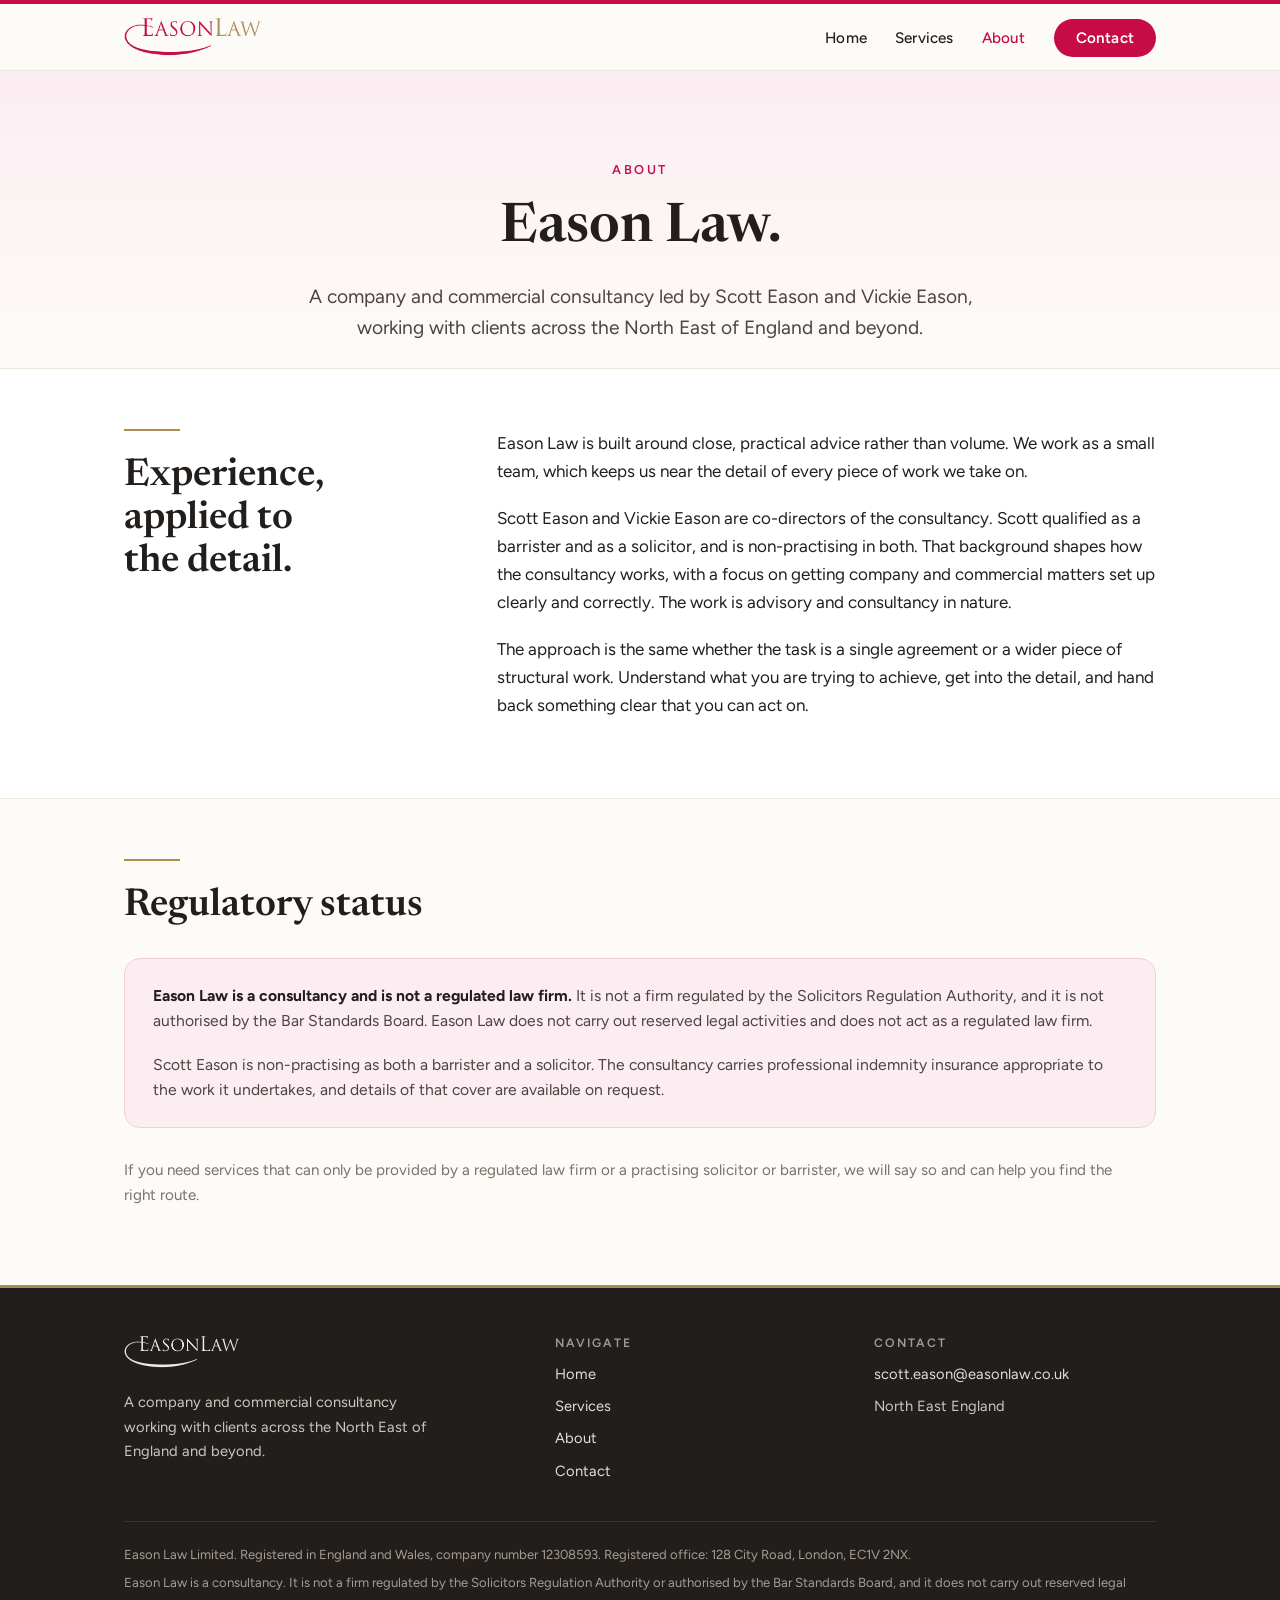
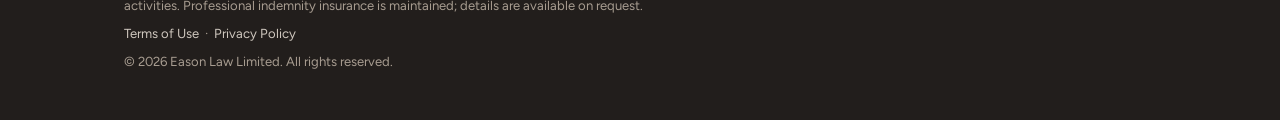
<file: about.html>
<!DOCTYPE html>
<html lang="en-GB">
<head>
<meta charset="utf-8">
<meta name="viewport" content="width=device-width, initial-scale=1">
<title>About | Eason Law</title>
<meta name="description" content="Eason Law is a company and commercial consultancy led by co-directors Scott and Vickie Eason. A non-regulated consultancy carrying professional indemnity insurance.">
<link rel="canonical" href="https://easonlaw.co.uk/about.html">
<meta property="og:title" content="About | Eason Law">
<meta property="og:description" content="Eason Law is a company and commercial consultancy led by co-directors Scott and Vickie Eason. A non-regulated consultancy carrying professional indemnity insurance.">
<meta property="og:type" content="website">
<meta property="og:url" content="https://easonlaw.co.uk/">
<link rel="icon" href="assets/img/favicon.ico" sizes="any">
<link rel="icon" type="image/png" href="assets/img/favicon-32.png">
<link rel="apple-touch-icon" href="assets/img/apple-touch-icon.png">
<link rel="preconnect" href="https://fonts.googleapis.com">
<link rel="preconnect" href="https://fonts.gstatic.com" crossorigin>
<link href="https://fonts.googleapis.com/css2?family=Newsreader:ital,opsz,wght@0,6..72,400;0,6..72,500;0,6..72,600;1,6..72,400&family=Figtree:wght@400;500;600;700&family=IBM+Plex+Mono:wght@500&display=swap" rel="stylesheet">
<link rel="stylesheet" href="assets/css/styles.css">
</head>
<body>
<div class="topbar"></div>
<header class="site-header">
  <nav class="nav">
    <a class="logo" href="index.html" aria-label="Eason Law home"><img src="assets/img/eason-law-logo.png" alt="Eason Law"></a>
    <button class="nav-toggle" aria-label="Menu" aria-expanded="false"><span></span><span></span><span></span></button>
    <ul class="nav-links">
      <li><a href="index.html" class="">Home</a></li>
      <li><a href="services.html" class="">Services</a></li>
      <li><a href="about.html" class="active">About</a></li>
      <li><a href="contact.html" class="cta-link">Contact</a></li>
    </ul>
  </nav>
</header>
<main>

<section class="hero" style="padding-bottom:24px;">
  <div class="wrap">
    <p class="eyebrow">About</p>
    <h1>Eason Law.</h1>
    <p class="lede">A company and commercial consultancy led by Scott Eason and Vickie Eason, working with clients across the North East of England and beyond.</p>
  </div>
</section>

<section class="section-alt">
  <div class="wrap two-col">
    <div>
      <div class="rule"></div>
      <h2 class="lead-head">Experience, applied to the detail.</h2>
    </div>
    <div>
      <p>Eason Law is built around close, practical advice rather than volume. We work as a small team, which keeps us near the detail of every piece of work we take on.</p>
      <p>Scott Eason and Vickie Eason are co-directors of the consultancy. Scott qualified as a barrister and as a solicitor, and is non-practising in both. That background shapes how the consultancy works, with a focus on getting company and commercial matters set up clearly and correctly. The work is advisory and consultancy in nature.</p>
      <p>The approach is the same whether the task is a single agreement or a wider piece of structural work. Understand what you are trying to achieve, get into the detail, and hand back something clear that you can act on.</p>
    </div>
  </div>
</section>

<section>
  <div class="wrap">
    <div class="rule"></div>
    <h2>Regulatory status</h2>
    <div class="callout">
      <p><strong>Eason Law is a consultancy and is not a regulated law firm.</strong> It is not a firm regulated by the Solicitors Regulation Authority, and it is not authorised by the Bar Standards Board. Eason Law does not carry out reserved legal activities and does not act as a regulated law firm.</p>
      <p style="margin-bottom:0;">Scott Eason is non-practising as both a barrister and a solicitor. The consultancy carries professional indemnity insurance appropriate to the work it undertakes, and details of that cover are available on request.</p>
    </div>
    <p class="muted" style="font-size:.95rem;">If you need services that can only be provided by a regulated law firm or a practising solicitor or barrister, we will say so and can help you find the right route.</p>
  </div>
</section>
</main>
<footer class="site-footer">
  <div class="gold-rule"></div>
  <div class="inner">
    <div class="cols">
      <div>
        <img src="assets/img/eason-law-logo.png" alt="Eason Law">
        <p style="font-size:.92rem;max-width:36ch;margin:0;">A company and commercial consultancy working with clients across the North East of England and beyond.</p>
      </div>
      <div>
        <h4>Navigate</h4>
        <ul>
          <li><a href="index.html">Home</a></li>
          <li><a href="services.html">Services</a></li>
          <li><a href="about.html">About</a></li>
          <li><a href="contact.html" class="cta-link">Contact</a></li>
        </ul>
      </div>
      <div>
        <h4>Contact</h4>
        <ul>
          <li><a href="mailto:scott.eason@easonlaw.co.uk">scott.eason@easonlaw.co.uk</a></li>
          <li>North East England</li>
        </ul>
      </div>
    </div>
    <div class="legal">
      <p>Eason Law Limited. Registered in England and Wales, company number 12308593. Registered office: 128 City Road, London, EC1V 2NX.</p>
      <p>Eason Law is a consultancy. It is not a firm regulated by the Solicitors Regulation Authority or authorised by the Bar Standards Board, and it does not carry out reserved legal activities. Professional indemnity insurance is maintained; details are available on request.</p>
      <p><a href="terms-of-use.html">Terms of Use</a> &nbsp;&middot;&nbsp; <a href="privacy.html">Privacy Policy</a></p>
      <p>&copy; 2026 Eason Law Limited. All rights reserved.</p>
    </div>
  </div>
</footer>
<script>
(function(){
  var t=document.querySelector('.nav-toggle'),m=document.querySelector('.nav-links');
  if(t&&m){t.addEventListener('click',function(){var o=m.classList.toggle('open');t.setAttribute('aria-expanded',o);});}
})();
</script>
</body>
</html>
</file>
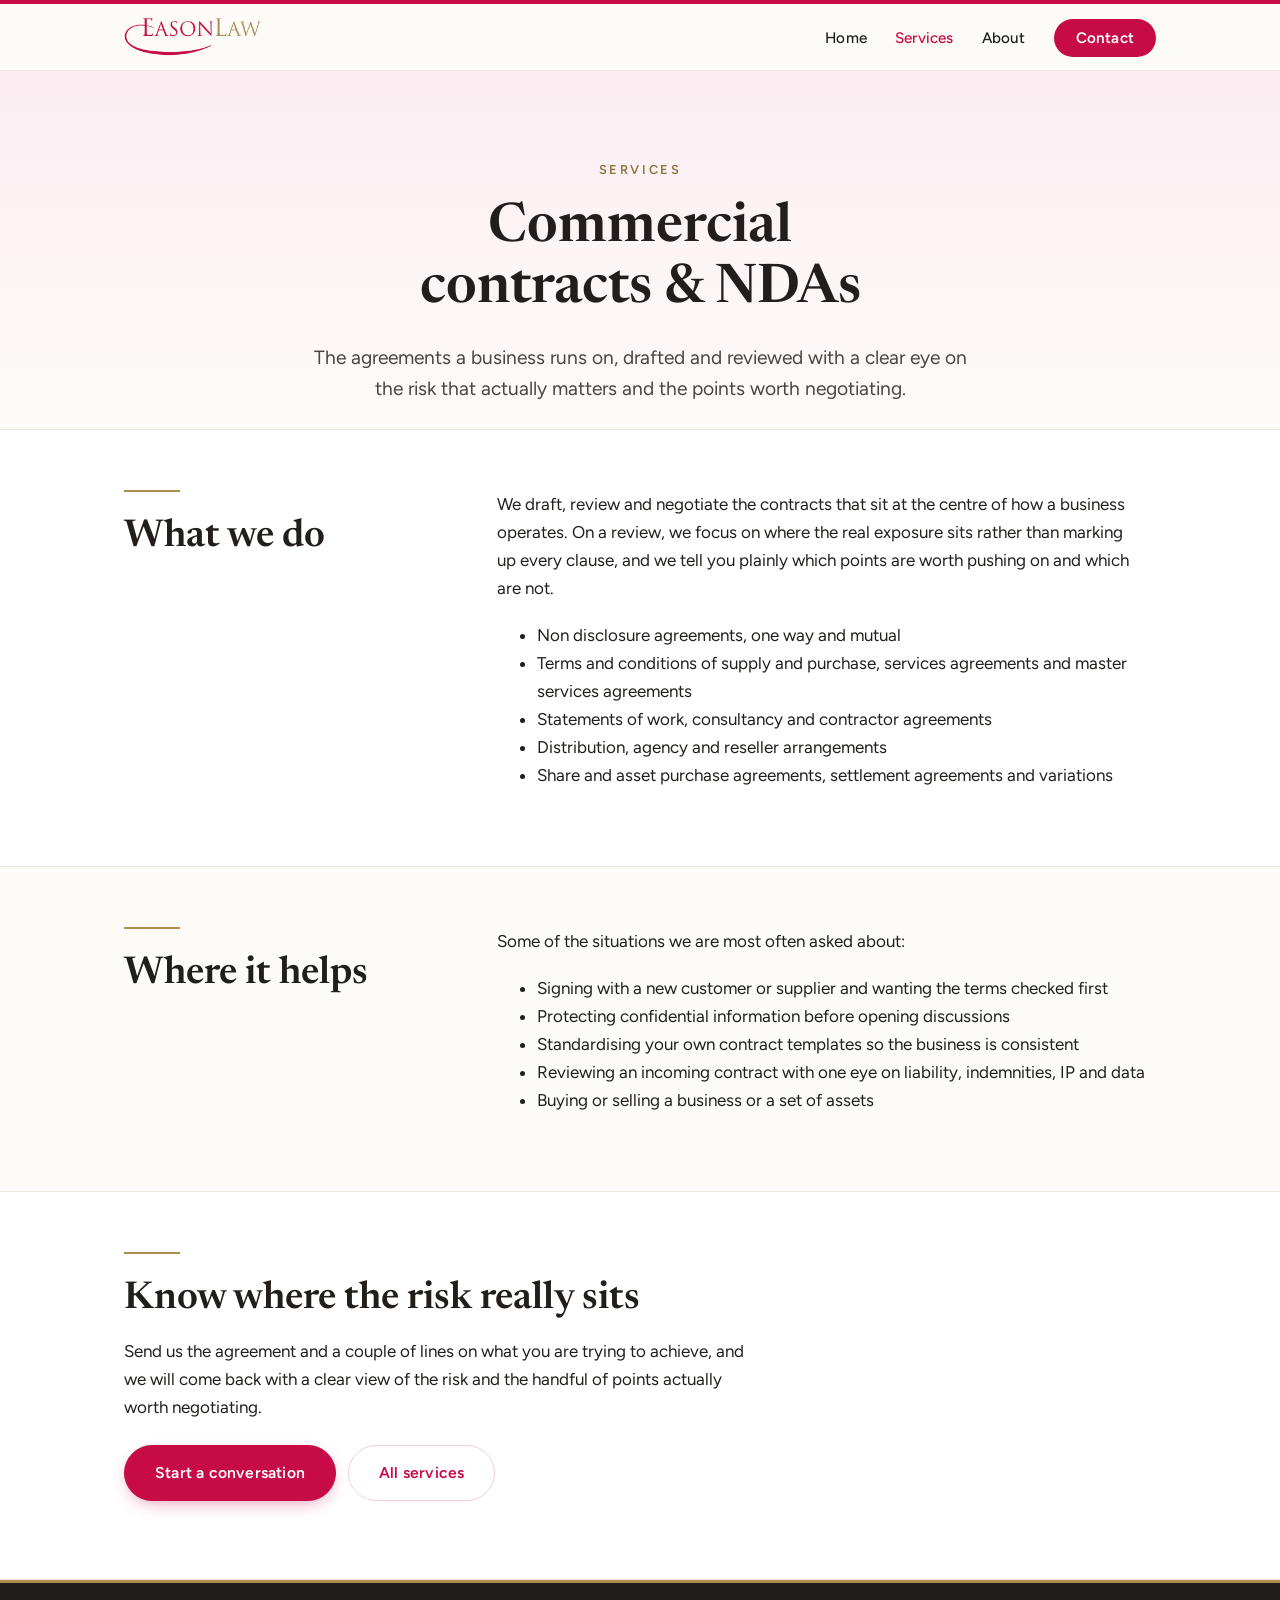
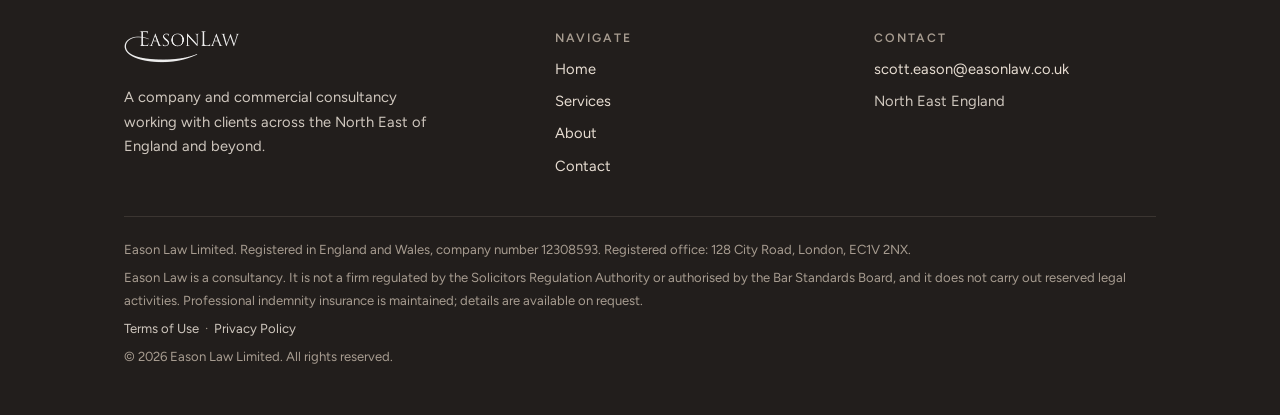
<file: commercial-contracts.html>
<!DOCTYPE html>
<html lang="en-GB">
<head>
<meta charset="utf-8">
<meta name="viewport" content="width=device-width, initial-scale=1">
<title>Commercial contracts &amp; NDAs | Eason Law</title>
<meta name="description" content="The agreements a business runs on, drafted and reviewed with a clear eye on the risk that actually matters and the points worth negotiating.">
<link rel="canonical" href="https://easonlaw.co.uk/commercial-contracts.html">
<meta property="og:title" content="Commercial contracts &amp; NDAs | Eason Law">
<meta property="og:description" content="The agreements a business runs on, drafted and reviewed with a clear eye on the risk that actually matters and the points worth negotiating.">
<meta property="og:type" content="website">
<meta property="og:url" content="https://easonlaw.co.uk/commercial-contracts.html">
<link rel="icon" href="assets/img/favicon.ico" sizes="any">
<link rel="icon" type="image/png" href="assets/img/favicon-32.png">
<link rel="apple-touch-icon" href="assets/img/apple-touch-icon.png">
<link rel="preconnect" href="https://fonts.googleapis.com">
<link rel="preconnect" href="https://fonts.gstatic.com" crossorigin>
<link href="https://fonts.googleapis.com/css2?family=Newsreader:ital,opsz,wght@0,6..72,400;0,6..72,500;0,6..72,600;1,6..72,400&family=Figtree:wght@400;500;600;700&family=IBM+Plex+Mono:wght@500&display=swap" rel="stylesheet">
<link rel="stylesheet" href="assets/css/styles.css">
</head>
<body>
<div class="topbar"></div>
<header class="site-header">
  <nav class="nav">
    <a class="logo" href="index.html" aria-label="Eason Law home"><img src="assets/img/eason-law-logo.png" alt="Eason Law"></a>
    <button class="nav-toggle" aria-label="Menu" aria-expanded="false"><span></span><span></span><span></span></button>
    <ul class="nav-links">
      <li><a href="index.html" class="">Home</a></li>
      <li><a href="services.html" class="active">Services</a></li>
      <li><a href="about.html" class="">About</a></li>
      <li><a href="contact.html" class="cta-link">Contact</a></li>
    </ul>
  </nav>
</header>
<main>

<section class="hero" style="padding-bottom:24px;">
  <div class="wrap">
    <p class="eyebrow"><a href="services.html" style="color:var(--gold-dark);">Services</a></p>
    <h1>Commercial contracts &amp; NDAs</h1>
    <p class="lede">The agreements a business runs on, drafted and reviewed with a clear eye on the risk that actually matters and the points worth negotiating.</p>
  </div>
</section>

<section class="section-alt">
  <div class="wrap two-col">
    <div>
      <div class="rule"></div>
      <h2 class="lead-head">What we do</h2>
    </div>
    <div>
      <p>We draft, review and negotiate the contracts that sit at the centre of how a business operates. On a review, we focus on where the real exposure sits rather than marking up every clause, and we tell you plainly which points are worth pushing on and which are not.</p>
      <ul>
        <li>Non disclosure agreements, one way and mutual</li>
        <li>Terms and conditions of supply and purchase, services agreements and master services agreements</li>
        <li>Statements of work, consultancy and contractor agreements</li>
        <li>Distribution, agency and reseller arrangements</li>
        <li>Share and asset purchase agreements, settlement agreements and variations</li>
      </ul>
    </div>
  </div>
</section>

<section>
  <div class="wrap two-col">
    <div>
      <div class="rule"></div>
      <h2 class="lead-head">Where it helps</h2>
    </div>
    <div>
      <p>Some of the situations we are most often asked about:</p>
      <ul>
        <li>Signing with a new customer or supplier and wanting the terms checked first</li>
        <li>Protecting confidential information before opening discussions</li>
        <li>Standardising your own contract templates so the business is consistent</li>
        <li>Reviewing an incoming contract with one eye on liability, indemnities, IP and data</li>
        <li>Buying or selling a business or a set of assets</li>
      </ul>
    </div>
  </div>
</section>

<section class="section-alt">
  <div class="wrap">
    <div class="rule"></div>
    <h2>Know where the risk really sits</h2>
    <p style="max-width:60ch;">Send us the agreement and a couple of lines on what you are trying to achieve, and we will come back with a clear view of the risk and the handful of points actually worth negotiating.</p>
    <p style="margin-top:24px;"><a class="btn" href="contact.html">Start a conversation</a> &nbsp; <a class="btn ghost" href="services.html">All services</a></p>
  </div>
</section>
</main>
<footer class="site-footer">
  <div class="gold-rule"></div>
  <div class="inner">
    <div class="cols">
      <div>
        <img src="assets/img/eason-law-logo.png" alt="Eason Law">
        <p style="font-size:.92rem;max-width:36ch;margin:0;">A company and commercial consultancy working with clients across the North East of England and beyond.</p>
      </div>
      <div>
        <h4>Navigate</h4>
        <ul>
          <li><a href="index.html">Home</a></li>
          <li><a href="services.html">Services</a></li>
          <li><a href="about.html">About</a></li>
          <li><a href="contact.html" class="cta-link">Contact</a></li>
        </ul>
      </div>
      <div>
        <h4>Contact</h4>
        <ul>
          <li><a href="mailto:scott.eason@easonlaw.co.uk">scott.eason@easonlaw.co.uk</a></li>
          <li>North East England</li>
        </ul>
      </div>
    </div>
    <div class="legal">
      <p>Eason Law Limited. Registered in England and Wales, company number 12308593. Registered office: 128 City Road, London, EC1V 2NX.</p>
      <p>Eason Law is a consultancy. It is not a firm regulated by the Solicitors Regulation Authority or authorised by the Bar Standards Board, and it does not carry out reserved legal activities. Professional indemnity insurance is maintained; details are available on request.</p>
      <p><a href="terms-of-use.html">Terms of Use</a> &nbsp;&middot;&nbsp; <a href="privacy.html">Privacy Policy</a></p>
      <p>&copy; 2026 Eason Law Limited. All rights reserved.</p>
    </div>
  </div>
</footer>
<script>
(function(){
  var t=document.querySelector('.nav-toggle'),m=document.querySelector('.nav-links');
  if(t&&m){t.addEventListener('click',function(){var o=m.classList.toggle('open');t.setAttribute('aria-expanded',o);});}
})();
</script>
</body>
</html>
</file>
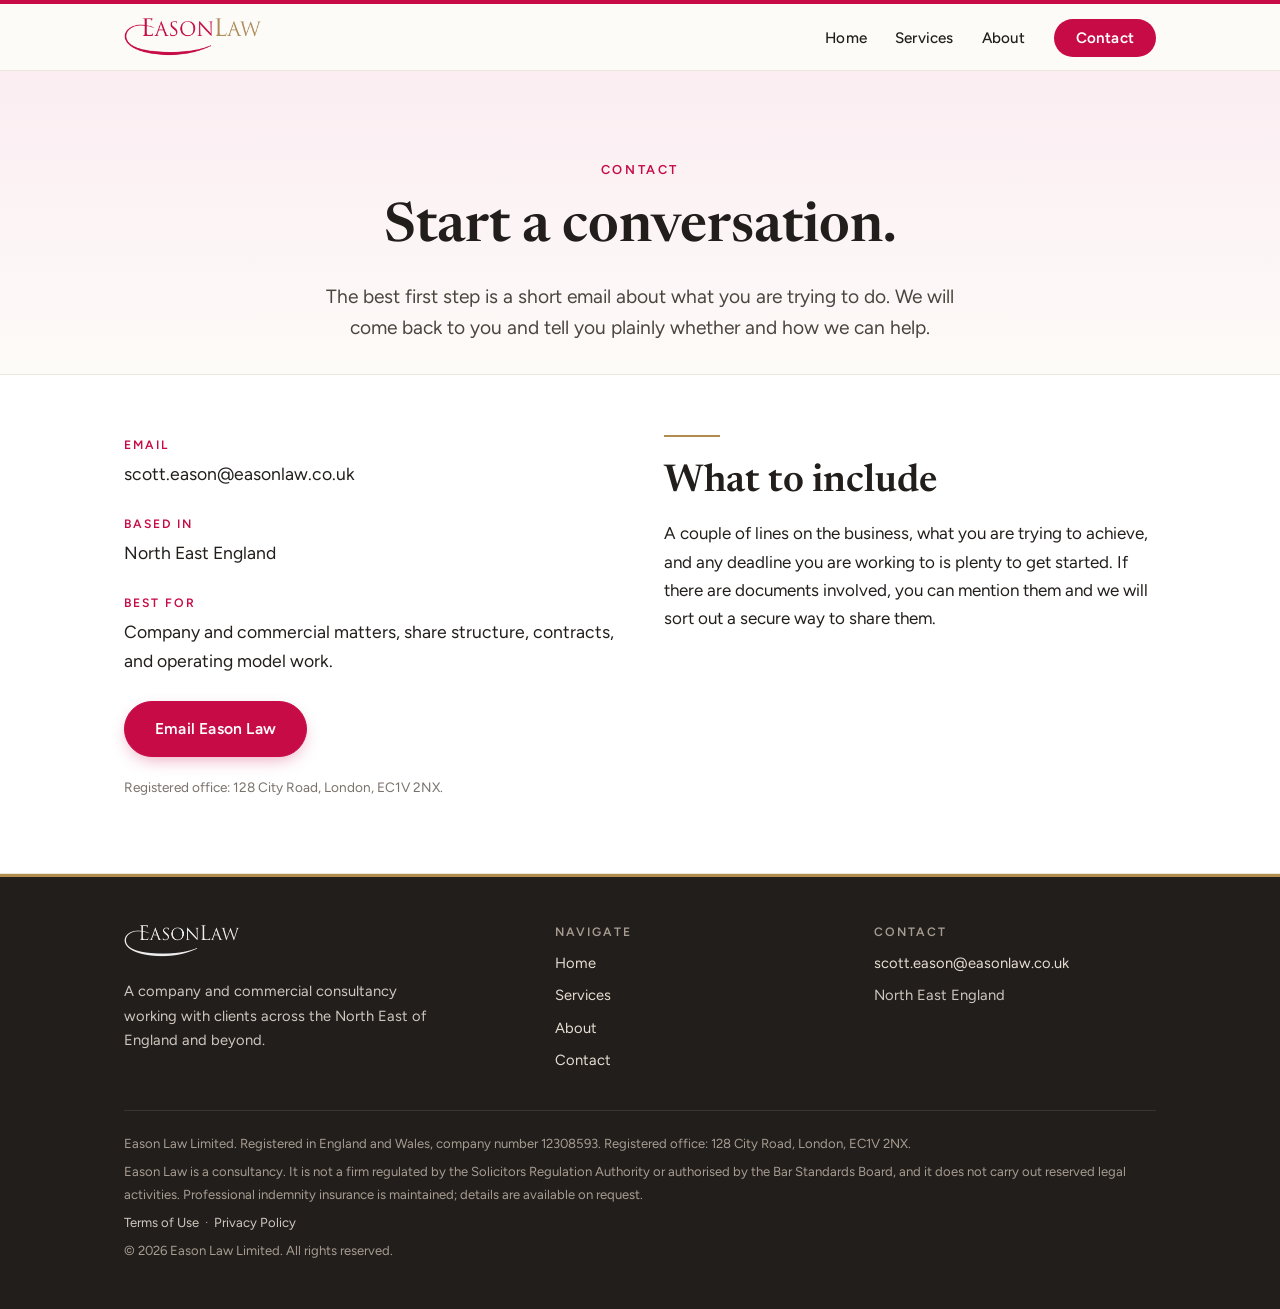
<file: contact.html>
<!DOCTYPE html>
<html lang="en-GB">
<head>
<meta charset="utf-8">
<meta name="viewport" content="width=device-width, initial-scale=1">
<title>Contact | Eason Law</title>
<meta name="description" content="Get in touch with Eason Law about company and commercial matters, share structure, commercial contracts and operating model work.">
<link rel="canonical" href="https://easonlaw.co.uk/contact.html">
<meta property="og:title" content="Contact | Eason Law">
<meta property="og:description" content="Get in touch with Eason Law about company and commercial matters, share structure, commercial contracts and operating model work.">
<meta property="og:type" content="website">
<meta property="og:url" content="https://easonlaw.co.uk/">
<link rel="icon" href="assets/img/favicon.ico" sizes="any">
<link rel="icon" type="image/png" href="assets/img/favicon-32.png">
<link rel="apple-touch-icon" href="assets/img/apple-touch-icon.png">
<link rel="preconnect" href="https://fonts.googleapis.com">
<link rel="preconnect" href="https://fonts.gstatic.com" crossorigin>
<link href="https://fonts.googleapis.com/css2?family=Newsreader:ital,opsz,wght@0,6..72,400;0,6..72,500;0,6..72,600;1,6..72,400&family=Figtree:wght@400;500;600;700&family=IBM+Plex+Mono:wght@500&display=swap" rel="stylesheet">
<link rel="stylesheet" href="assets/css/styles.css">
</head>
<body>
<div class="topbar"></div>
<header class="site-header">
  <nav class="nav">
    <a class="logo" href="index.html" aria-label="Eason Law home"><img src="assets/img/eason-law-logo.png" alt="Eason Law"></a>
    <button class="nav-toggle" aria-label="Menu" aria-expanded="false"><span></span><span></span><span></span></button>
    <ul class="nav-links">
      <li><a href="index.html" class="">Home</a></li>
      <li><a href="services.html" class="">Services</a></li>
      <li><a href="about.html" class="">About</a></li>
      <li><a href="contact.html" class="cta-link">Contact</a></li>
    </ul>
  </nav>
</header>
<main>

<section class="hero" style="padding-bottom:30px;">
  <div class="wrap">
    <p class="eyebrow">Contact</p>
    <h1>Start a conversation.</h1>
    <p class="lede">The best first step is a short email about what you are trying to do. We will come back to you and tell you plainly whether and how we can help.</p>
  </div>
</section>

<section class="section-alt">
  <div class="wrap contact-grid">
    <div>
      <div class="contact-item">
        <div class="label">Email</div>
        <a href="mailto:scott.eason@easonlaw.co.uk">scott.eason@easonlaw.co.uk</a>
      </div>
      <div class="contact-item">
        <div class="label">Based in</div>
        <span>North East England</span>
      </div>
      <div class="contact-item">
        <div class="label">Best for</div>
        <span>Company and commercial matters, share structure, contracts, and operating model work.</span>
      </div>
      <p style="margin-top:8px;"><a class="btn" href="mailto:scott.eason@easonlaw.co.uk">Email Eason Law</a></p>
      <p class="muted" style="font-size:.85rem;margin-top:18px;">Registered office: 128 City Road, London, EC1V 2NX.</p>
    </div>
    <div>
      <div class="rule"></div>
      <h2 class="lead-head">What to include</h2>
      <p>A couple of lines on the business, what you are trying to achieve, and any deadline you are working to is plenty to get started. If there are documents involved, you can mention them and we will sort out a secure way to share them.</p>
    </div>
  </div>
</section>
</main>
<footer class="site-footer">
  <div class="gold-rule"></div>
  <div class="inner">
    <div class="cols">
      <div>
        <img src="assets/img/eason-law-logo.png" alt="Eason Law">
        <p style="font-size:.92rem;max-width:36ch;margin:0;">A company and commercial consultancy working with clients across the North East of England and beyond.</p>
      </div>
      <div>
        <h4>Navigate</h4>
        <ul>
          <li><a href="index.html">Home</a></li>
          <li><a href="services.html">Services</a></li>
          <li><a href="about.html">About</a></li>
          <li><a href="contact.html" class="cta-link">Contact</a></li>
        </ul>
      </div>
      <div>
        <h4>Contact</h4>
        <ul>
          <li><a href="mailto:scott.eason@easonlaw.co.uk">scott.eason@easonlaw.co.uk</a></li>
          <li>North East England</li>
        </ul>
      </div>
    </div>
    <div class="legal">
      <p>Eason Law Limited. Registered in England and Wales, company number 12308593. Registered office: 128 City Road, London, EC1V 2NX.</p>
      <p>Eason Law is a consultancy. It is not a firm regulated by the Solicitors Regulation Authority or authorised by the Bar Standards Board, and it does not carry out reserved legal activities. Professional indemnity insurance is maintained; details are available on request.</p>
      <p><a href="terms-of-use.html">Terms of Use</a> &nbsp;&middot;&nbsp; <a href="privacy.html">Privacy Policy</a></p>
      <p>&copy; 2026 Eason Law Limited. All rights reserved.</p>
    </div>
  </div>
</footer>
<script>
(function(){
  var t=document.querySelector('.nav-toggle'),m=document.querySelector('.nav-links');
  if(t&&m){t.addEventListener('click',function(){var o=m.classList.toggle('open');t.setAttribute('aria-expanded',o);});}
})();
</script>
</body>
</html>
</file>
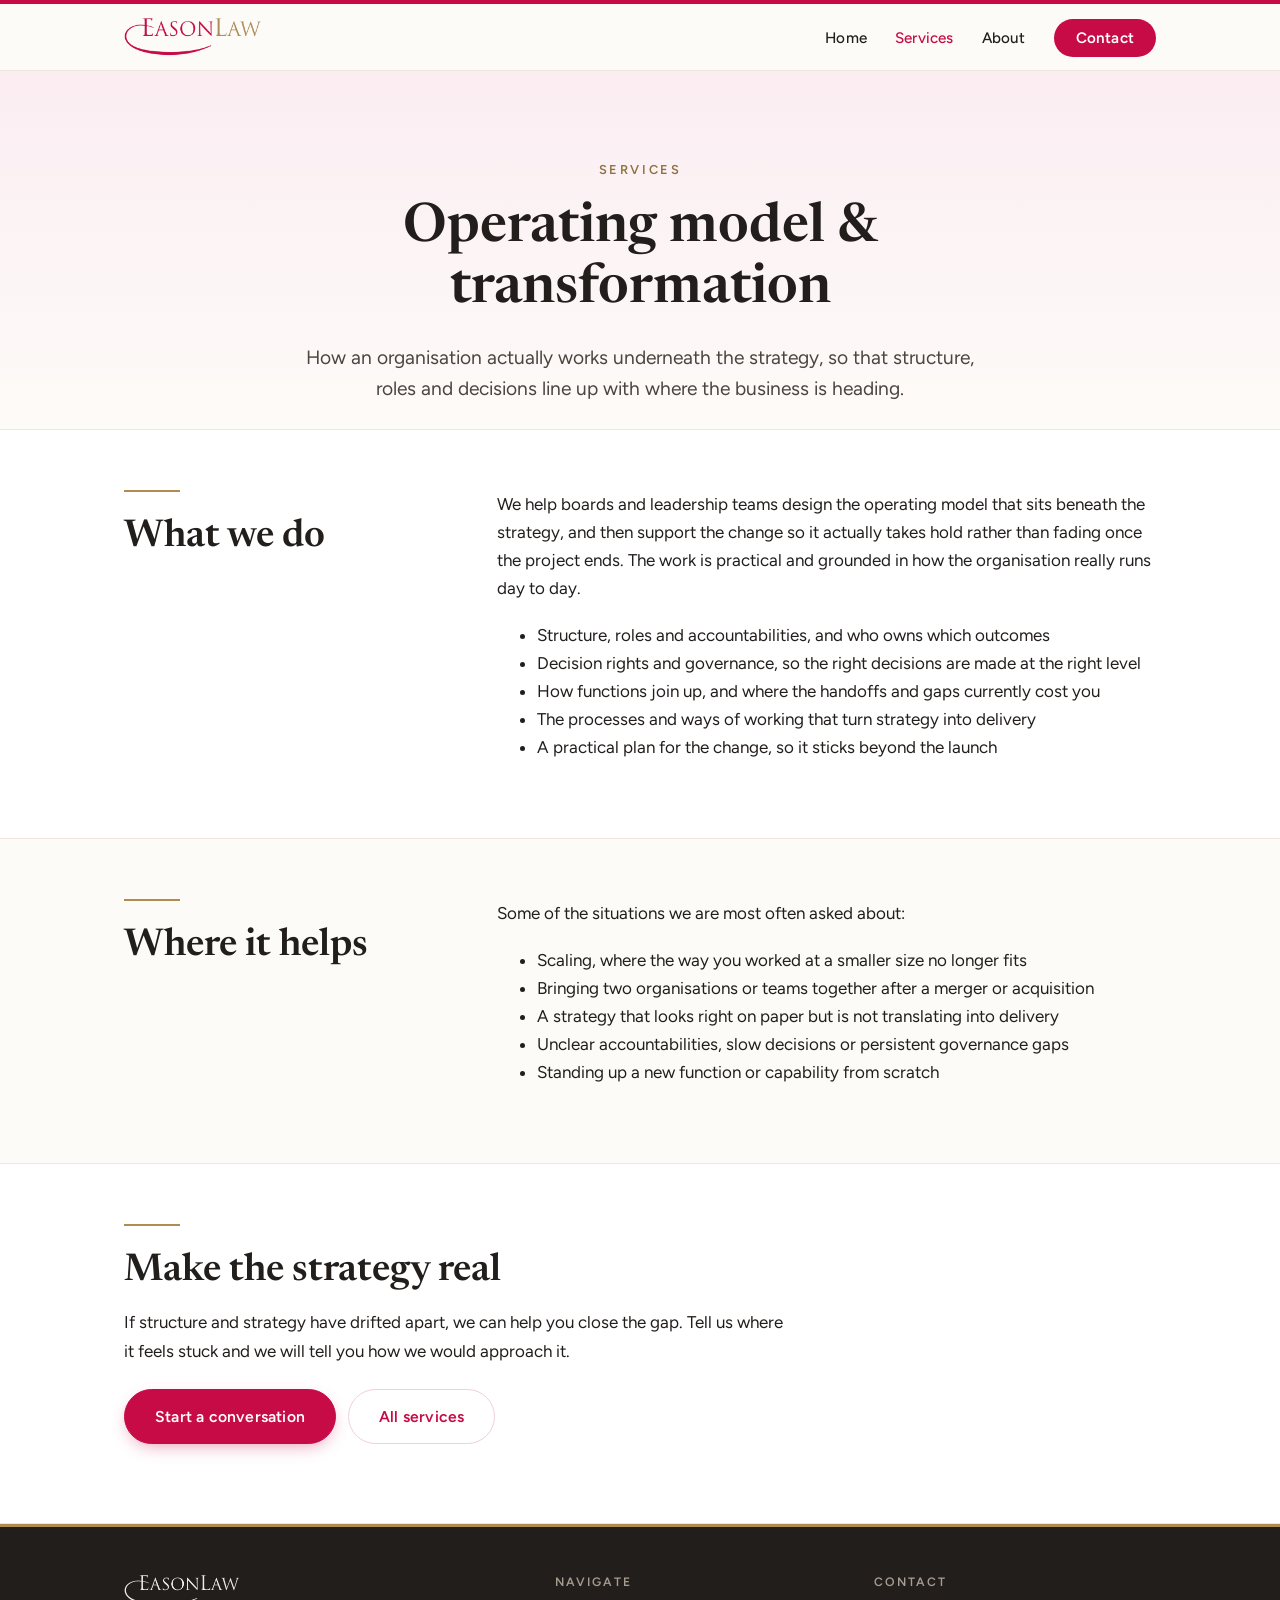
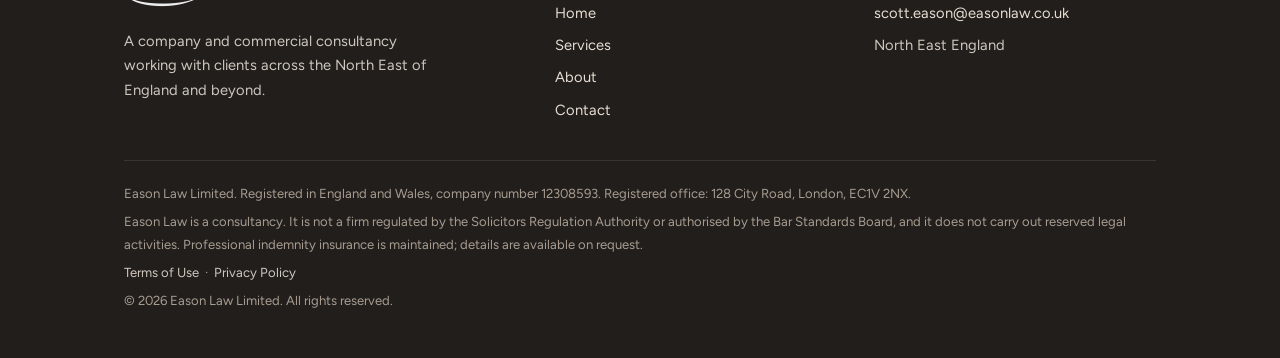
<file: operating-model.html>
<!DOCTYPE html>
<html lang="en-GB">
<head>
<meta charset="utf-8">
<meta name="viewport" content="width=device-width, initial-scale=1">
<title>Operating model &amp; transformation | Eason Law</title>
<meta name="description" content="How an organisation actually works underneath the strategy, so that structure, roles and decisions line up with where the business is heading.">
<link rel="canonical" href="https://easonlaw.co.uk/operating-model.html">
<meta property="og:title" content="Operating model &amp; transformation | Eason Law">
<meta property="og:description" content="How an organisation actually works underneath the strategy, so that structure, roles and decisions line up with where the business is heading.">
<meta property="og:type" content="website">
<meta property="og:url" content="https://easonlaw.co.uk/operating-model.html">
<link rel="icon" href="assets/img/favicon.ico" sizes="any">
<link rel="icon" type="image/png" href="assets/img/favicon-32.png">
<link rel="apple-touch-icon" href="assets/img/apple-touch-icon.png">
<link rel="preconnect" href="https://fonts.googleapis.com">
<link rel="preconnect" href="https://fonts.gstatic.com" crossorigin>
<link href="https://fonts.googleapis.com/css2?family=Newsreader:ital,opsz,wght@0,6..72,400;0,6..72,500;0,6..72,600;1,6..72,400&family=Figtree:wght@400;500;600;700&family=IBM+Plex+Mono:wght@500&display=swap" rel="stylesheet">
<link rel="stylesheet" href="assets/css/styles.css">
</head>
<body>
<div class="topbar"></div>
<header class="site-header">
  <nav class="nav">
    <a class="logo" href="index.html" aria-label="Eason Law home"><img src="assets/img/eason-law-logo.png" alt="Eason Law"></a>
    <button class="nav-toggle" aria-label="Menu" aria-expanded="false"><span></span><span></span><span></span></button>
    <ul class="nav-links">
      <li><a href="index.html" class="">Home</a></li>
      <li><a href="services.html" class="active">Services</a></li>
      <li><a href="about.html" class="">About</a></li>
      <li><a href="contact.html" class="cta-link">Contact</a></li>
    </ul>
  </nav>
</header>
<main>

<section class="hero" style="padding-bottom:24px;">
  <div class="wrap">
    <p class="eyebrow"><a href="services.html" style="color:var(--gold-dark);">Services</a></p>
    <h1>Operating model &amp; transformation</h1>
    <p class="lede">How an organisation actually works underneath the strategy, so that structure, roles and decisions line up with where the business is heading.</p>
  </div>
</section>

<section class="section-alt">
  <div class="wrap two-col">
    <div>
      <div class="rule"></div>
      <h2 class="lead-head">What we do</h2>
    </div>
    <div>
      <p>We help boards and leadership teams design the operating model that sits beneath the strategy, and then support the change so it actually takes hold rather than fading once the project ends. The work is practical and grounded in how the organisation really runs day to day.</p>
      <ul>
        <li>Structure, roles and accountabilities, and who owns which outcomes</li>
        <li>Decision rights and governance, so the right decisions are made at the right level</li>
        <li>How functions join up, and where the handoffs and gaps currently cost you</li>
        <li>The processes and ways of working that turn strategy into delivery</li>
        <li>A practical plan for the change, so it sticks beyond the launch</li>
      </ul>
    </div>
  </div>
</section>

<section>
  <div class="wrap two-col">
    <div>
      <div class="rule"></div>
      <h2 class="lead-head">Where it helps</h2>
    </div>
    <div>
      <p>Some of the situations we are most often asked about:</p>
      <ul>
        <li>Scaling, where the way you worked at a smaller size no longer fits</li>
        <li>Bringing two organisations or teams together after a merger or acquisition</li>
        <li>A strategy that looks right on paper but is not translating into delivery</li>
        <li>Unclear accountabilities, slow decisions or persistent governance gaps</li>
        <li>Standing up a new function or capability from scratch</li>
      </ul>
    </div>
  </div>
</section>

<section class="section-alt">
  <div class="wrap">
    <div class="rule"></div>
    <h2>Make the strategy real</h2>
    <p style="max-width:60ch;">If structure and strategy have drifted apart, we can help you close the gap. Tell us where it feels stuck and we will tell you how we would approach it.</p>
    <p style="margin-top:24px;"><a class="btn" href="contact.html">Start a conversation</a> &nbsp; <a class="btn ghost" href="services.html">All services</a></p>
  </div>
</section>
</main>
<footer class="site-footer">
  <div class="gold-rule"></div>
  <div class="inner">
    <div class="cols">
      <div>
        <img src="assets/img/eason-law-logo.png" alt="Eason Law">
        <p style="font-size:.92rem;max-width:36ch;margin:0;">A company and commercial consultancy working with clients across the North East of England and beyond.</p>
      </div>
      <div>
        <h4>Navigate</h4>
        <ul>
          <li><a href="index.html">Home</a></li>
          <li><a href="services.html">Services</a></li>
          <li><a href="about.html">About</a></li>
          <li><a href="contact.html" class="cta-link">Contact</a></li>
        </ul>
      </div>
      <div>
        <h4>Contact</h4>
        <ul>
          <li><a href="mailto:scott.eason@easonlaw.co.uk">scott.eason@easonlaw.co.uk</a></li>
          <li>North East England</li>
        </ul>
      </div>
    </div>
    <div class="legal">
      <p>Eason Law Limited. Registered in England and Wales, company number 12308593. Registered office: 128 City Road, London, EC1V 2NX.</p>
      <p>Eason Law is a consultancy. It is not a firm regulated by the Solicitors Regulation Authority or authorised by the Bar Standards Board, and it does not carry out reserved legal activities. Professional indemnity insurance is maintained; details are available on request.</p>
      <p><a href="terms-of-use.html">Terms of Use</a> &nbsp;&middot;&nbsp; <a href="privacy.html">Privacy Policy</a></p>
      <p>&copy; 2026 Eason Law Limited. All rights reserved.</p>
    </div>
  </div>
</footer>
<script>
(function(){
  var t=document.querySelector('.nav-toggle'),m=document.querySelector('.nav-links');
  if(t&&m){t.addEventListener('click',function(){var o=m.classList.toggle('open');t.setAttribute('aria-expanded',o);});}
})();
</script>
</body>
</html>
</file>
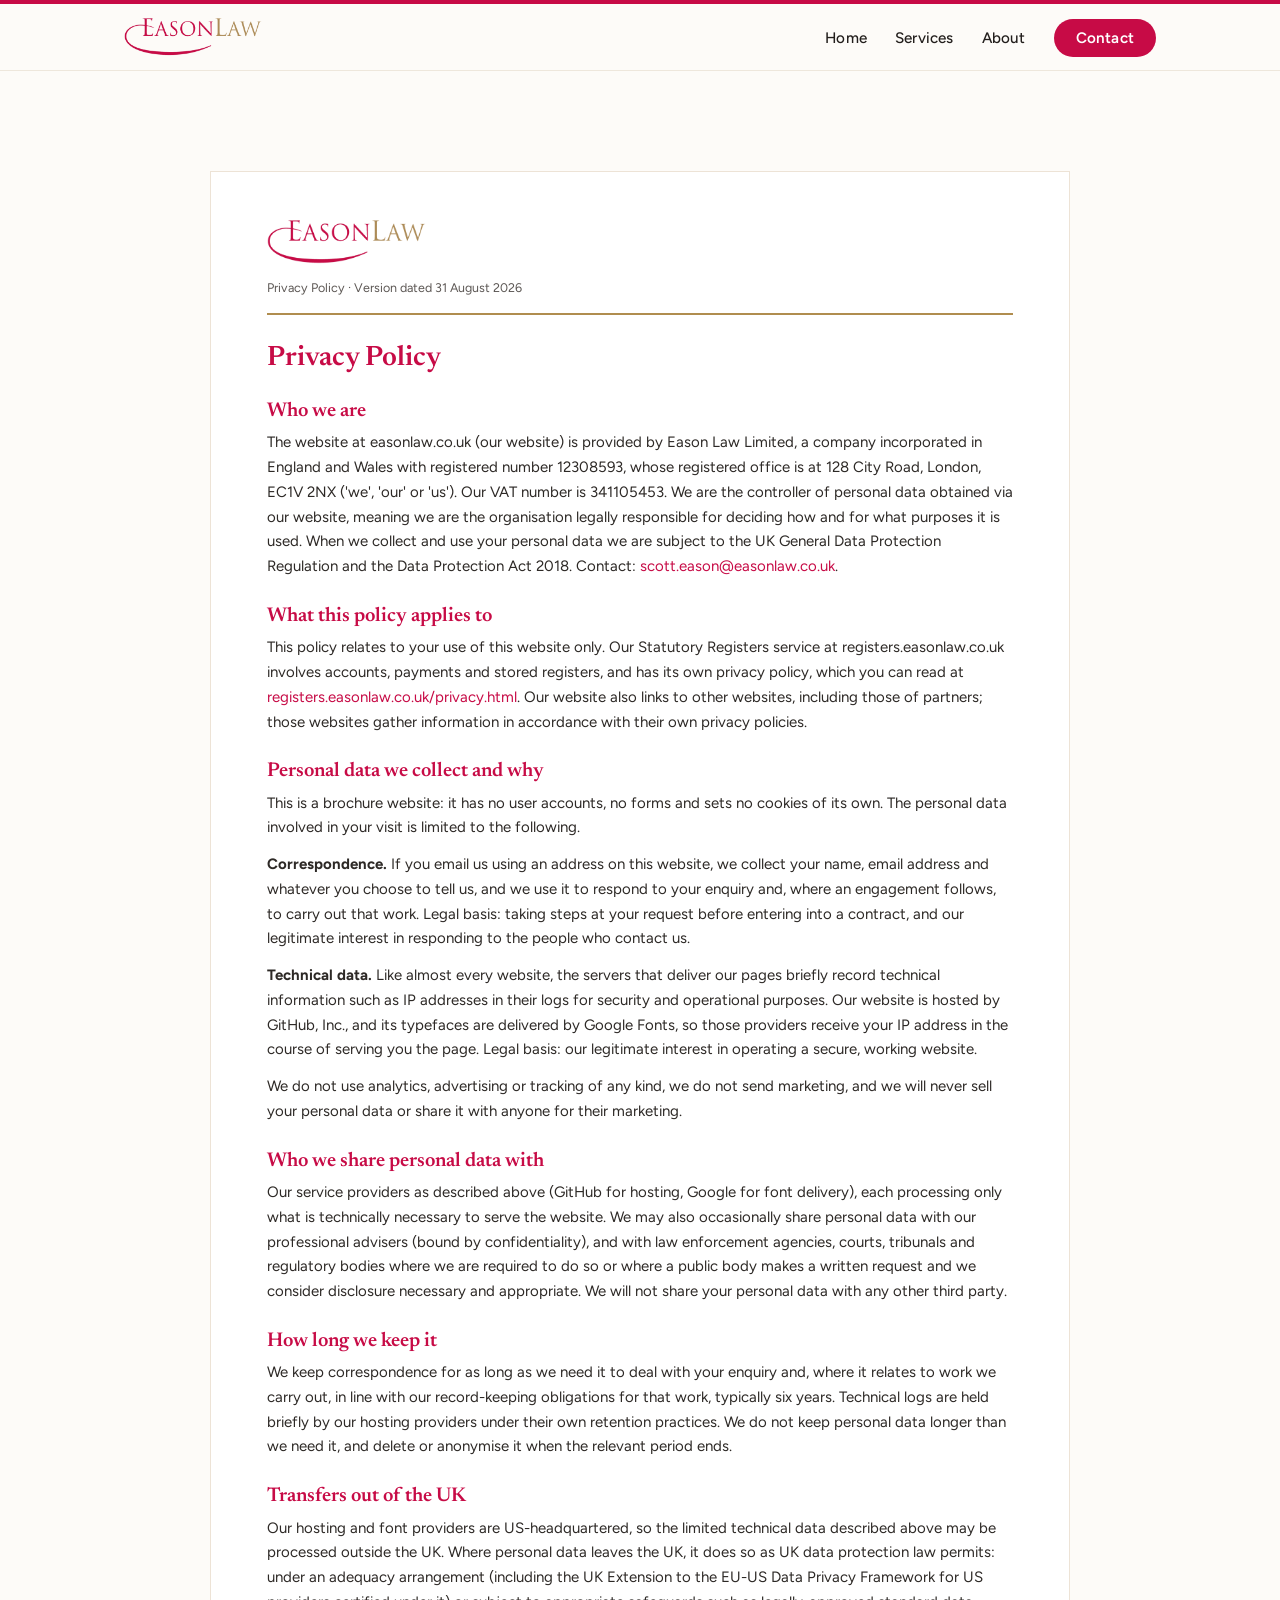
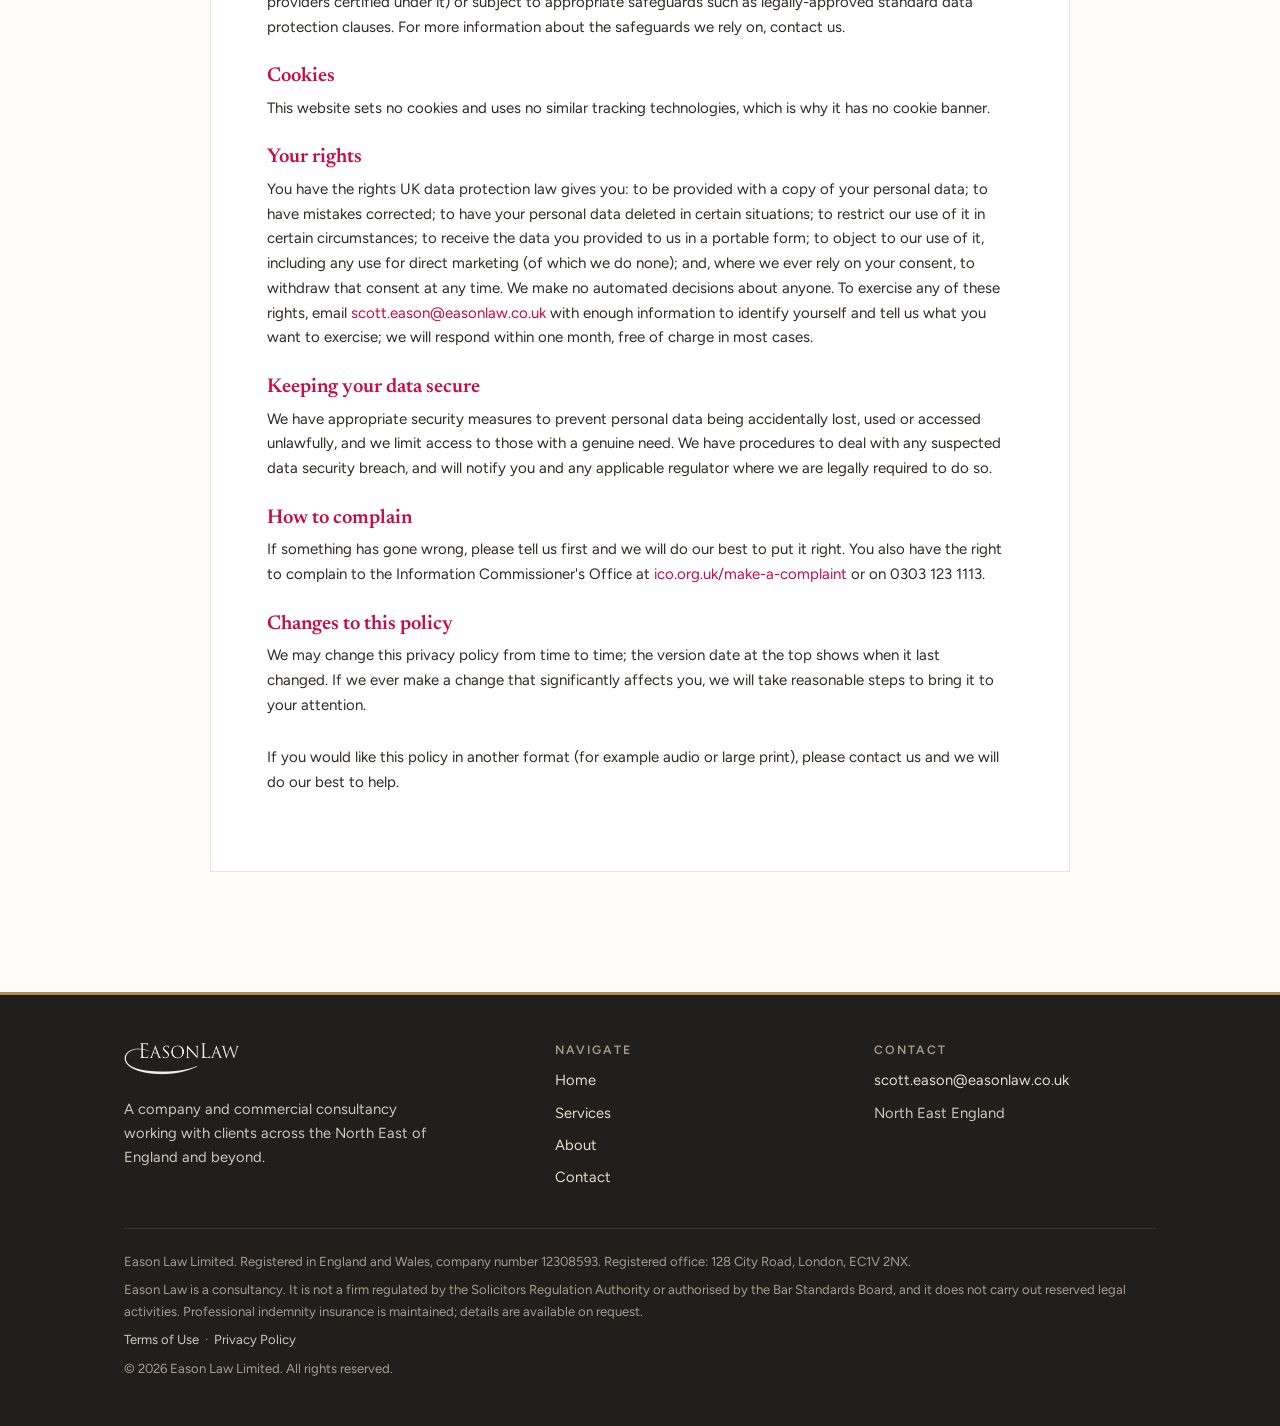
<file: privacy.html>
<!DOCTYPE html>
<html lang="en-GB">
<head>
<meta charset="utf-8">
<meta name="viewport" content="width=device-width, initial-scale=1">
<title>Privacy Policy | Eason Law</title>
<meta name="description" content="How Eason Law Limited collects, uses and protects personal information in connection with the easonlaw.co.uk website.">
<link rel="canonical" href="https://easonlaw.co.uk/privacy.html">
<meta name="robots" content="noindex">
<link rel="icon" href="assets/img/favicon.ico" sizes="any">
<link rel="icon" type="image/png" href="assets/img/favicon-32.png">
<link rel="apple-touch-icon" href="assets/img/apple-touch-icon.png">
<link rel="preconnect" href="https://fonts.googleapis.com">
<link rel="preconnect" href="https://fonts.gstatic.com" crossorigin>
<link href="https://fonts.googleapis.com/css2?family=Newsreader:ital,opsz,wght@0,6..72,400;0,6..72,500;0,6..72,600;1,6..72,400&family=Figtree:wght@400;500;600;700&family=IBM+Plex+Mono:wght@500&display=swap" rel="stylesheet">
<link rel="stylesheet" href="assets/css/styles.css">
<style>
.legaldoc { max-width:860px; margin:40px auto 60px; background:#fff; border:1px solid #EDE3D6; padding:48px 56px 64px; }
.legaldoc .docmeta { font-size:12.5px; color:#5C5754; border-bottom:2px solid #B08D4F; padding-bottom:14px; margin-bottom:28px; }
.legaldoc .doclogo { height:44px; display:block; margin-bottom:14px; }
.legaldoc h1 { font-family:'Newsreader',Georgia,serif; font-size:28px; color:#C70B46; margin:0 0 18px; }
.legaldoc h2 { font-family:'Newsreader',Georgia,serif; font-size:20px; color:#C70B46; margin:26px 0 8px; }
.legaldoc p { margin:0 0 12px; font-size:15px; line-height:1.65; color:#2D2926; }
.legaldoc a { color:#C70B46; }
@media (max-width:700px){ .legaldoc { padding:28px 20px 40px; margin:20px 12px 40px; } }
</style>
</head>
<body>
<div class="topbar"></div>
<header class="site-header">
  <nav class="nav">
    <a class="logo" href="index.html" aria-label="Eason Law home"><img src="assets/img/eason-law-logo.png" alt="Eason Law"></a>
    <button class="nav-toggle" aria-label="Menu" aria-expanded="false"><span></span><span></span><span></span></button>
    <ul class="nav-links">
      <li><a href="index.html" class="">Home</a></li>
      <li><a href="services.html" class="">Services</a></li>
      <li><a href="about.html" class="">About</a></li>
      <li><a href="contact.html" class="cta-link">Contact</a></li>
    </ul>
  </nav>
</header>
<main>
<section>
<div class="legaldoc">
  <img class="doclogo" src="assets/img/eason-law-logo.png" alt="Eason Law">
  <div class="docmeta">Privacy Policy · Version dated 31 August 2026</div>
  <h1>Privacy Policy</h1>

    <h2>Who we are</h2>
    <p>The website at easonlaw.co.uk (our website) is provided by Eason Law Limited, a company incorporated in England and Wales with registered number 12308593, whose registered office is at 128 City Road, London, EC1V 2NX ('we', 'our' or 'us'). Our VAT number is 341105453. We are the controller of personal data obtained via our website, meaning we are the organisation legally responsible for deciding how and for what purposes it is used. When we collect and use your personal data we are subject to the UK General Data Protection Regulation and the Data Protection Act 2018. Contact: <a href="mailto:scott.eason@easonlaw.co.uk">scott.eason@easonlaw.co.uk</a>.</p>

    <h2>What this policy applies to</h2>
    <p>This policy relates to your use of this website only. Our Statutory Registers service at registers.easonlaw.co.uk involves accounts, payments and stored registers, and has its own privacy policy, which you can read at <a href="https://registers.easonlaw.co.uk/privacy.html">registers.easonlaw.co.uk/privacy.html</a>. Our website also links to other websites, including those of partners; those websites gather information in accordance with their own privacy policies.</p>

    <h2>Personal data we collect and why</h2>
    <p>This is a brochure website: it has no user accounts, no forms and sets no cookies of its own. The personal data involved in your visit is limited to the following.</p>
    <p><strong>Correspondence.</strong> If you email us using an address on this website, we collect your name, email address and whatever you choose to tell us, and we use it to respond to your enquiry and, where an engagement follows, to carry out that work. Legal basis: taking steps at your request before entering into a contract, and our legitimate interest in responding to the people who contact us.</p>
    <p><strong>Technical data.</strong> Like almost every website, the servers that deliver our pages briefly record technical information such as IP addresses in their logs for security and operational purposes. Our website is hosted by GitHub, Inc., and its typefaces are delivered by Google Fonts, so those providers receive your IP address in the course of serving you the page. Legal basis: our legitimate interest in operating a secure, working website.</p>
    <p>We do not use analytics, advertising or tracking of any kind, we do not send marketing, and we will never sell your personal data or share it with anyone for their marketing.</p>

    <h2>Who we share personal data with</h2>
    <p>Our service providers as described above (GitHub for hosting, Google for font delivery), each processing only what is technically necessary to serve the website. We may also occasionally share personal data with our professional advisers (bound by confidentiality), and with law enforcement agencies, courts, tribunals and regulatory bodies where we are required to do so or where a public body makes a written request and we consider disclosure necessary and appropriate. We will not share your personal data with any other third party.</p>

    <h2>How long we keep it</h2>
    <p>We keep correspondence for as long as we need it to deal with your enquiry and, where it relates to work we carry out, in line with our record-keeping obligations for that work, typically six years. Technical logs are held briefly by our hosting providers under their own retention practices. We do not keep personal data longer than we need it, and delete or anonymise it when the relevant period ends.</p>

    <h2>Transfers out of the UK</h2>
    <p>Our hosting and font providers are US-headquartered, so the limited technical data described above may be processed outside the UK. Where personal data leaves the UK, it does so as UK data protection law permits: under an adequacy arrangement (including the UK Extension to the EU-US Data Privacy Framework for US providers certified under it) or subject to appropriate safeguards such as legally-approved standard data protection clauses. For more information about the safeguards we rely on, contact us.</p>

    <h2>Cookies</h2>
    <p>This website sets no cookies and uses no similar tracking technologies, which is why it has no cookie banner.</p>

    <h2>Your rights</h2>
    <p>You have the rights UK data protection law gives you: to be provided with a copy of your personal data; to have mistakes corrected; to have your personal data deleted in certain situations; to restrict our use of it in certain circumstances; to receive the data you provided to us in a portable form; to object to our use of it, including any use for direct marketing (of which we do none); and, where we ever rely on your consent, to withdraw that consent at any time. We make no automated decisions about anyone. To exercise any of these rights, email <a href="mailto:scott.eason@easonlaw.co.uk">scott.eason@easonlaw.co.uk</a> with enough information to identify yourself and tell us what you want to exercise; we will respond within one month, free of charge in most cases.</p>

    <h2>Keeping your data secure</h2>
    <p>We have appropriate security measures to prevent personal data being accidentally lost, used or accessed unlawfully, and we limit access to those with a genuine need. We have procedures to deal with any suspected data security breach, and will notify you and any applicable regulator where we are legally required to do so.</p>

    <h2>How to complain</h2>
    <p>If something has gone wrong, please tell us first and we will do our best to put it right. You also have the right to complain to the Information Commissioner's Office at <a href="https://ico.org.uk/make-a-complaint">ico.org.uk/make-a-complaint</a> or on 0303 123 1113.</p>

    <h2>Changes to this policy</h2>
    <p>We may change this privacy policy from time to time; the version date at the top shows when it last changed. If we ever make a change that significantly affects you, we will take reasonable steps to bring it to your attention.</p>

    <p style="margin-top:28px;">If you would like this policy in another format (for example audio or large print), please contact us and we will do our best to help.</p>
  
</div>
</section>
</main>
<footer class="site-footer">
  <div class="gold-rule"></div>
  <div class="inner">
    <div class="cols">
      <div>
        <img src="assets/img/eason-law-logo.png" alt="Eason Law">
        <p style="font-size:.92rem;max-width:36ch;margin:0;">A company and commercial consultancy working with clients across the North East of England and beyond.</p>
      </div>
      <div>
        <h4>Navigate</h4>
        <ul>
          <li><a href="index.html">Home</a></li>
          <li><a href="services.html">Services</a></li>
          <li><a href="about.html">About</a></li>
          <li><a href="contact.html" class="cta-link">Contact</a></li>
        </ul>
      </div>
      <div>
        <h4>Contact</h4>
        <ul>
          <li><a href="mailto:scott.eason@easonlaw.co.uk">scott.eason@easonlaw.co.uk</a></li>
          <li>North East England</li>
        </ul>
      </div>
    </div>
    <div class="legal">
      <p>Eason Law Limited. Registered in England and Wales, company number 12308593. Registered office: 128 City Road, London, EC1V 2NX.</p>
      <p>Eason Law is a consultancy. It is not a firm regulated by the Solicitors Regulation Authority or authorised by the Bar Standards Board, and it does not carry out reserved legal activities. Professional indemnity insurance is maintained; details are available on request.</p>
      <p><a href="terms-of-use.html">Terms of Use</a> &nbsp;·&nbsp; <a href="privacy.html">Privacy Policy</a></p>
      <p>&copy; 2026 Eason Law Limited. All rights reserved.</p>
    </div>
  </div>
</footer>
<script>
(function(){
  var t=document.querySelector('.nav-toggle'),m=document.querySelector('.nav-links');
  if(t&&m){t.addEventListener('click',function(){var o=m.classList.toggle('open');t.setAttribute('aria-expanded',o);});}
})();
</script>
</body>
</html>
</file>
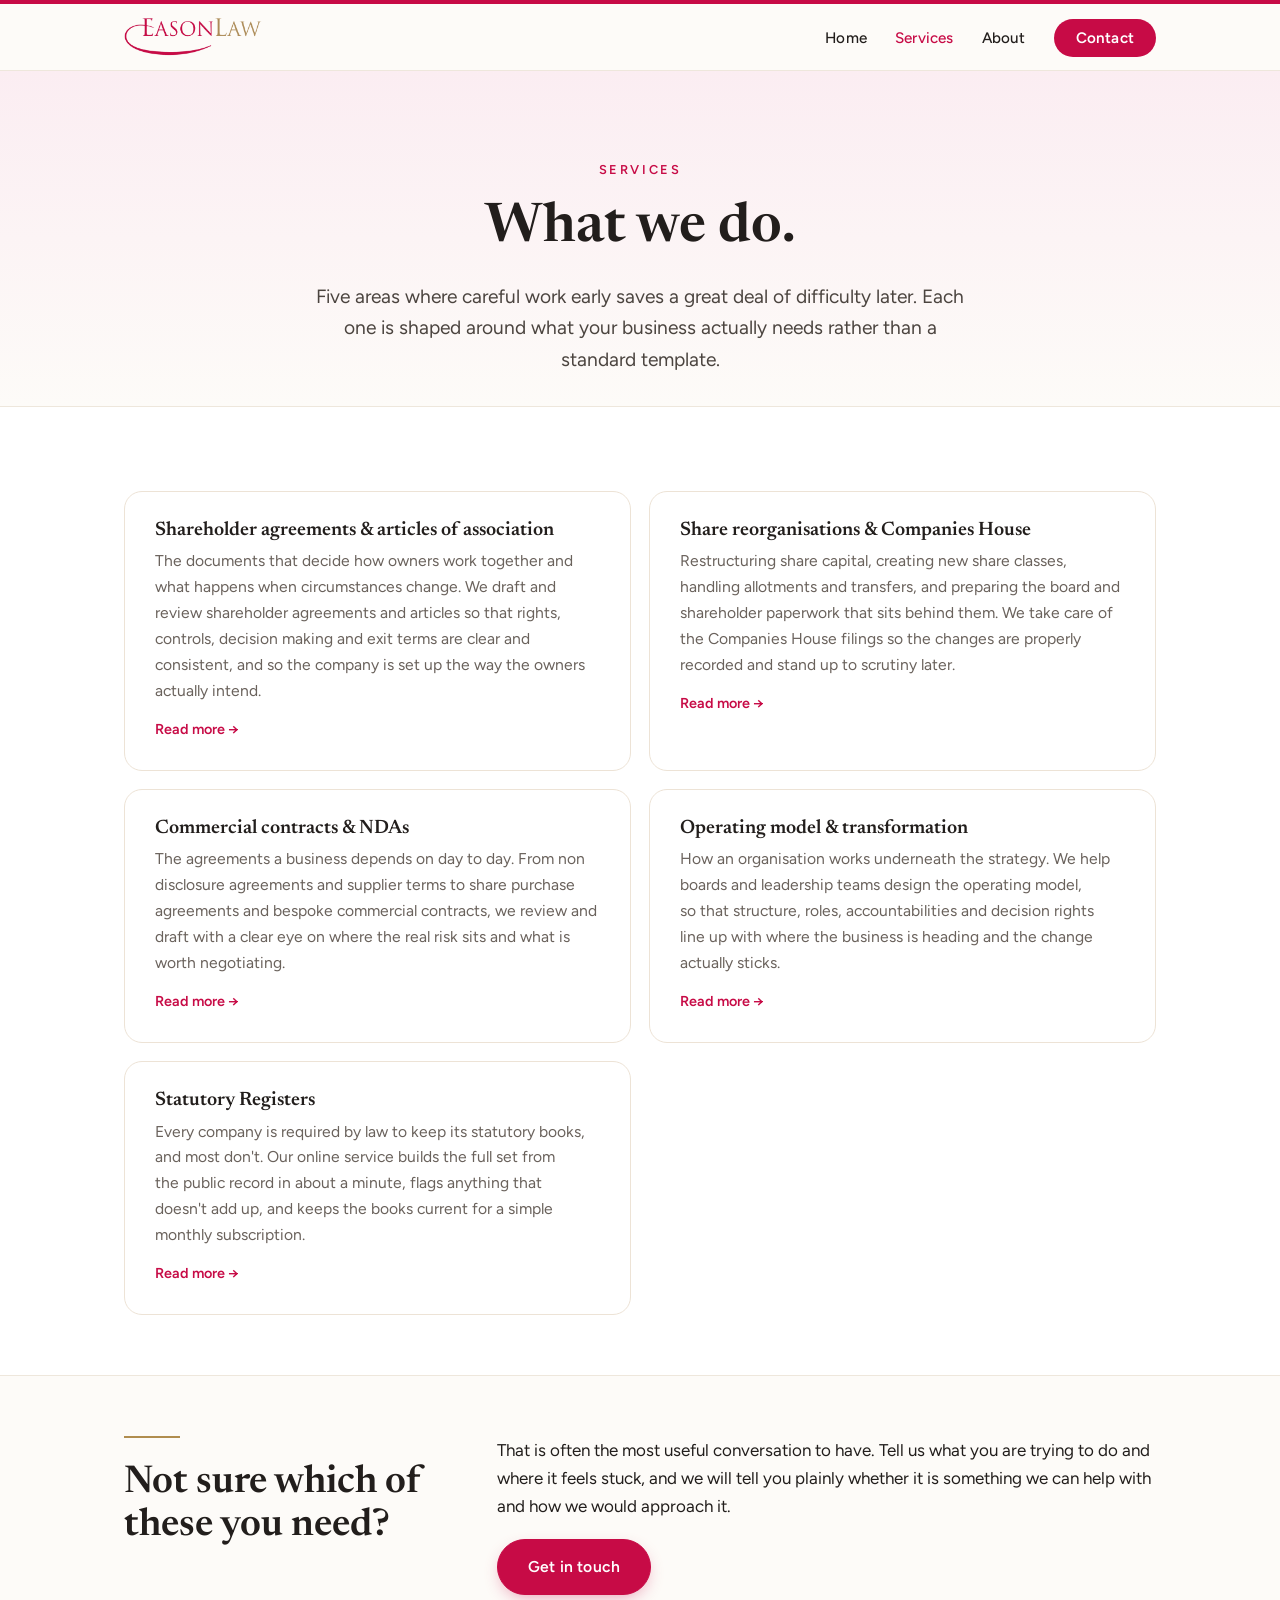
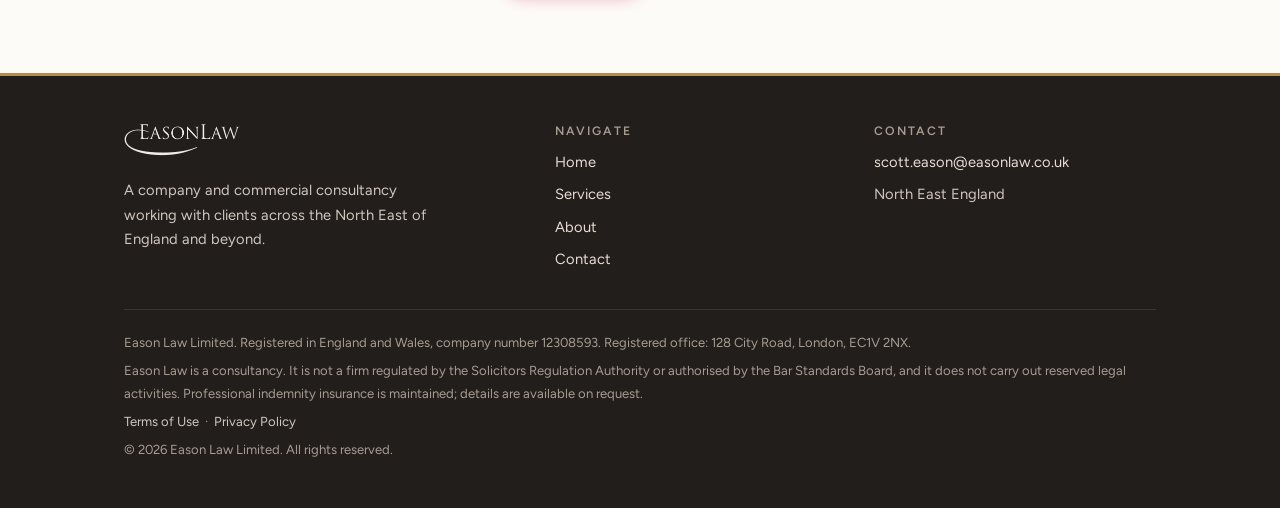
<file: services.html>
<!DOCTYPE html>
<html lang="en-GB">
<head>
<meta charset="utf-8">
<meta name="viewport" content="width=device-width, initial-scale=1">
<title>Services | Eason Law</title>
<meta name="description" content="Shareholder agreements and articles, share reorganisations and Companies House filings, commercial contracts and NDAs, and operating model and transformation consultancy.">
<link rel="canonical" href="https://easonlaw.co.uk/services.html">
<meta property="og:title" content="Services | Eason Law">
<meta property="og:description" content="Shareholder agreements and articles, share reorganisations and Companies House filings, commercial contracts and NDAs, and operating model and transformation consultancy.">
<meta property="og:type" content="website">
<meta property="og:url" content="https://easonlaw.co.uk/">
<link rel="icon" href="assets/img/favicon.ico" sizes="any">
<link rel="icon" type="image/png" href="assets/img/favicon-32.png">
<link rel="apple-touch-icon" href="assets/img/apple-touch-icon.png">
<link rel="preconnect" href="https://fonts.googleapis.com">
<link rel="preconnect" href="https://fonts.gstatic.com" crossorigin>
<link href="https://fonts.googleapis.com/css2?family=Newsreader:ital,opsz,wght@0,6..72,400;0,6..72,500;0,6..72,600;1,6..72,400&family=Figtree:wght@400;500;600;700&family=IBM+Plex+Mono:wght@500&display=swap" rel="stylesheet">
<link rel="stylesheet" href="assets/css/styles.css">
</head>
<body>
<div class="topbar"></div>
<header class="site-header">
  <nav class="nav">
    <a class="logo" href="index.html" aria-label="Eason Law home"><img src="assets/img/eason-law-logo.png" alt="Eason Law"></a>
    <button class="nav-toggle" aria-label="Menu" aria-expanded="false"><span></span><span></span><span></span></button>
    <ul class="nav-links">
      <li><a href="index.html" class="">Home</a></li>
      <li><a href="services.html" class="active">Services</a></li>
      <li><a href="about.html" class="">About</a></li>
      <li><a href="contact.html" class="cta-link">Contact</a></li>
    </ul>
  </nav>
</header>
<main>

<section class="hero" style="padding-bottom:30px;">
  <div class="wrap">
    <p class="eyebrow">Services</p>
    <h1>What we do.</h1>
    <p class="lede">Five areas where careful work early saves a great deal of difficulty later. Each one is shaped around what your business actually needs rather than a standard template.</p>
  </div>
</section>

<section class="section-alt" style="padding-top:48px;">
  <div class="wrap">
    <div class="cards">
      <a class="card" id="shareholder-agreements" href="shareholder-agreements.html">
        <h3>Shareholder agreements &amp; articles of association</h3>
        <p>The documents that decide how owners work together and what happens when circumstances change. We draft and review shareholder agreements and articles so that rights, controls, decision making and exit terms are clear and consistent, and so the company is set up the way the owners actually intend.</p>
        <span class="more">Read more &rarr;</span>
      </a>
      <a class="card" id="share-reorganisations" href="share-reorganisations.html">
        <h3>Share reorganisations &amp; Companies House</h3>
        <p>Restructuring share capital, creating new share classes, handling allotments and transfers, and preparing the board and shareholder paperwork that sits behind them. We take care of the Companies House filings so the changes are properly recorded and stand up to scrutiny later.</p>
        <span class="more">Read more &rarr;</span>
      </a>
      <a class="card" id="commercial-contracts" href="commercial-contracts.html">
        <h3>Commercial contracts &amp; NDAs</h3>
        <p>The agreements a business depends on day to day. From non disclosure agreements and supplier terms to share purchase agreements and bespoke commercial contracts, we review and draft with a clear eye on where the real risk sits and what is worth negotiating.</p>
        <span class="more">Read more &rarr;</span>
      </a>
      <a class="card" id="operating-model" href="operating-model.html">
        <h3>Operating model &amp; transformation</h3>
        <p>How an organisation works underneath the strategy. We help boards and leadership teams design the operating model, so that structure, roles, accountabilities and decision rights line up with where the business is heading and the change actually sticks.</p>
        <span class="more">Read more &rarr;</span>
      </a>
      <a class="card" id="statutory-registers" href="statutory-registers.html">
        <h3>Statutory Registers</h3>
        <p>Every company is required by law to keep its statutory books, and most don't. Our online service builds the full set from the public record in about a minute, flags anything that doesn't add up, and keeps the books current for a simple monthly subscription.</p>
        <span class="more">Read more &rarr;</span>
      </a>
    </div>
  </div>
</section>

<section>
  <div class="wrap two-col">
    <div>
      <div class="rule"></div>
      <h2 class="lead-head">Not sure which of these you need?</h2>
    </div>
    <div>
      <p>That is often the most useful conversation to have. Tell us what you are trying to do and where it feels stuck, and we will tell you plainly whether it is something we can help with and how we would approach it.</p>
      <p><a class="btn" href="contact.html">Get in touch</a></p>
    </div>
  </div>
</section>
</main>
<footer class="site-footer">
  <div class="gold-rule"></div>
  <div class="inner">
    <div class="cols">
      <div>
        <img src="assets/img/eason-law-logo.png" alt="Eason Law">
        <p style="font-size:.92rem;max-width:36ch;margin:0;">A company and commercial consultancy working with clients across the North East of England and beyond.</p>
      </div>
      <div>
        <h4>Navigate</h4>
        <ul>
          <li><a href="index.html">Home</a></li>
          <li><a href="services.html">Services</a></li>
          <li><a href="about.html">About</a></li>
          <li><a href="contact.html" class="cta-link">Contact</a></li>
        </ul>
      </div>
      <div>
        <h4>Contact</h4>
        <ul>
          <li><a href="mailto:scott.eason@easonlaw.co.uk">scott.eason@easonlaw.co.uk</a></li>
          <li>North East England</li>
        </ul>
      </div>
    </div>
    <div class="legal">
      <p>Eason Law Limited. Registered in England and Wales, company number 12308593. Registered office: 128 City Road, London, EC1V 2NX.</p>
      <p>Eason Law is a consultancy. It is not a firm regulated by the Solicitors Regulation Authority or authorised by the Bar Standards Board, and it does not carry out reserved legal activities. Professional indemnity insurance is maintained; details are available on request.</p>
      <p><a href="terms-of-use.html">Terms of Use</a> &nbsp;&middot;&nbsp; <a href="privacy.html">Privacy Policy</a></p>
      <p>&copy; 2026 Eason Law Limited. All rights reserved.</p>
    </div>
  </div>
</footer>
<script>
(function(){
  var t=document.querySelector('.nav-toggle'),m=document.querySelector('.nav-links');
  if(t&&m){t.addEventListener('click',function(){var o=m.classList.toggle('open');t.setAttribute('aria-expanded',o);});}
})();
</script>
</body>
</html>
</file>
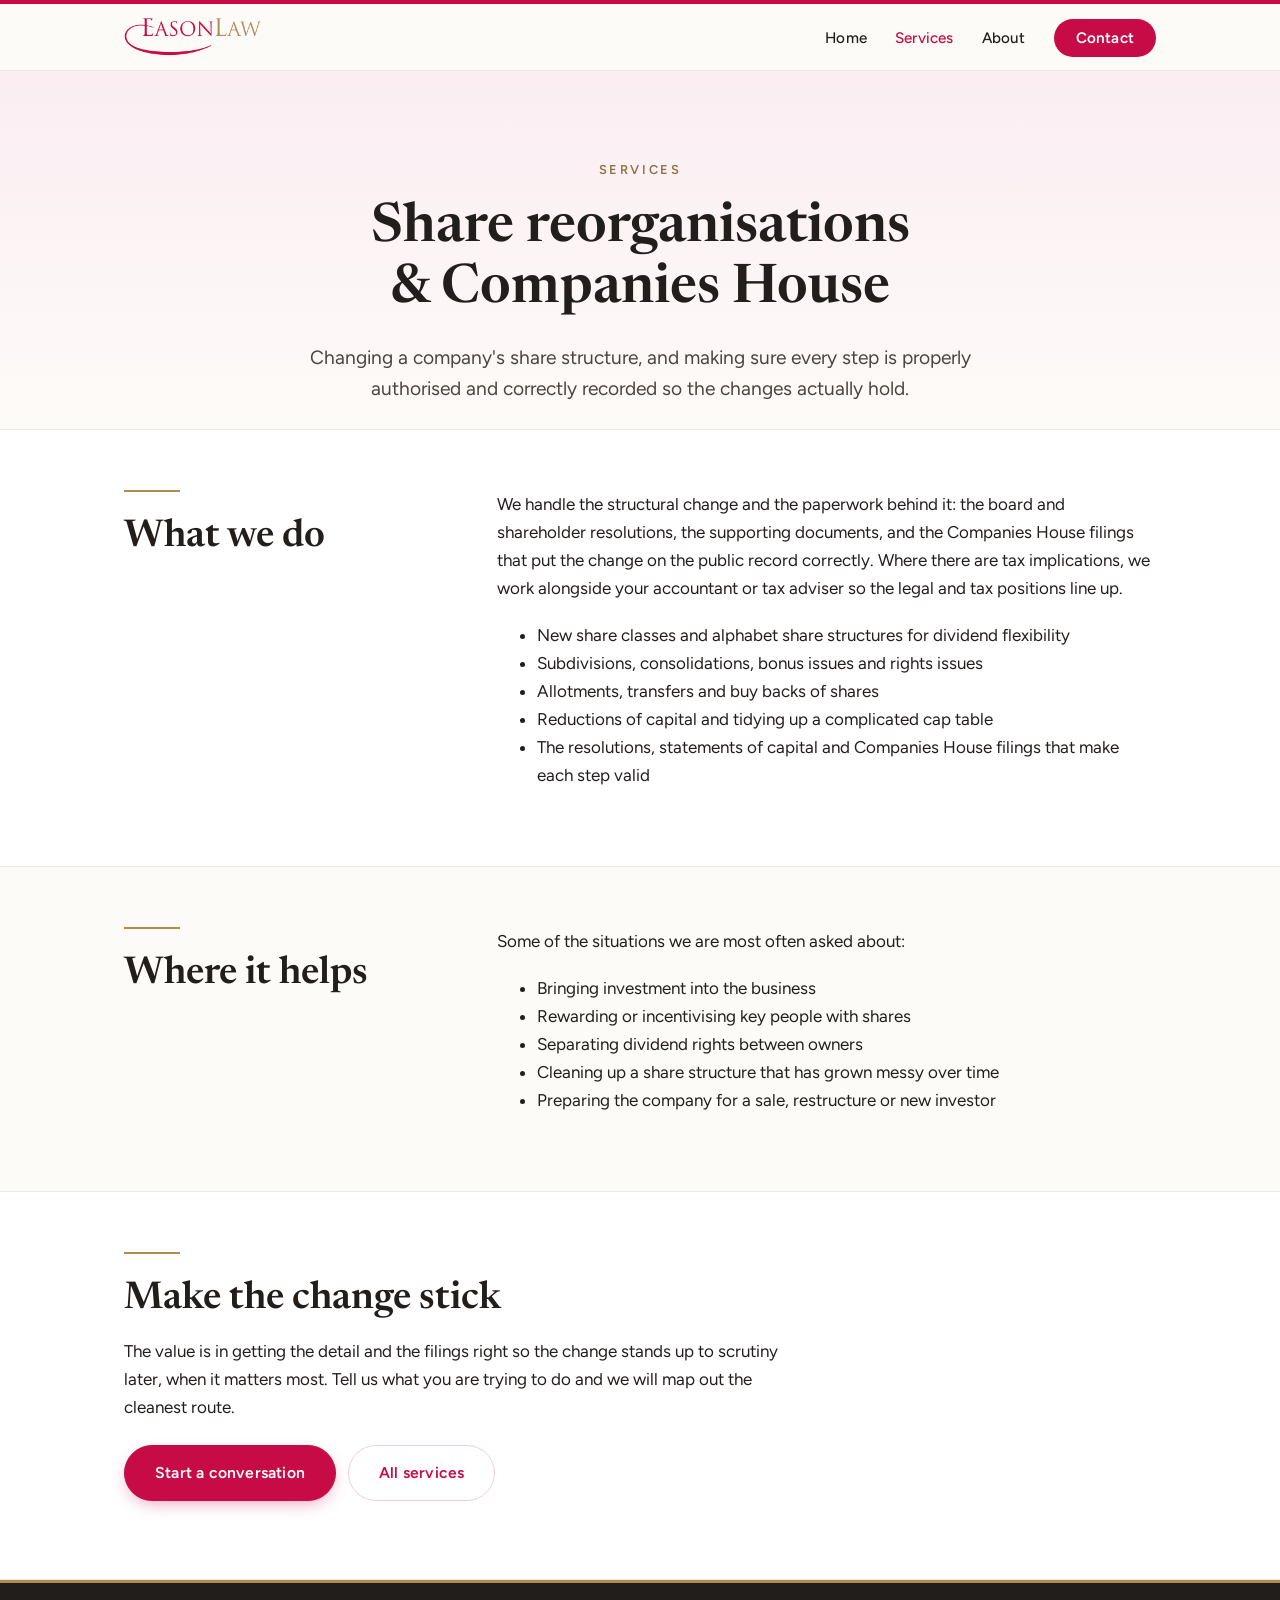
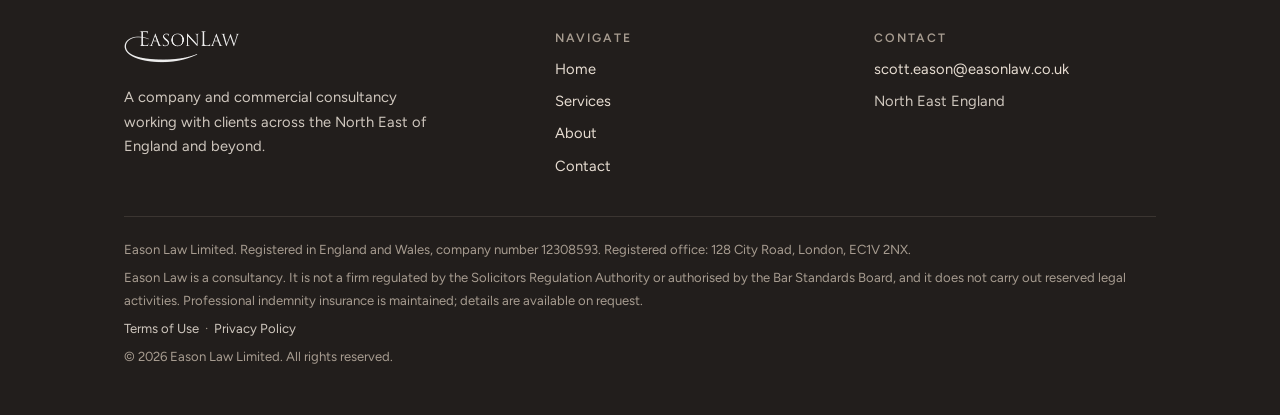
<file: share-reorganisations.html>
<!DOCTYPE html>
<html lang="en-GB">
<head>
<meta charset="utf-8">
<meta name="viewport" content="width=device-width, initial-scale=1">
<title>Share reorganisations &amp; Companies House | Eason Law</title>
<meta name="description" content="Changing a company&#x27;s share structure, and making sure every step is properly authorised and correctly recorded so the changes actually hold.">
<link rel="canonical" href="https://easonlaw.co.uk/share-reorganisations.html">
<meta property="og:title" content="Share reorganisations &amp; Companies House | Eason Law">
<meta property="og:description" content="Changing a company&#x27;s share structure, and making sure every step is properly authorised and correctly recorded so the changes actually hold.">
<meta property="og:type" content="website">
<meta property="og:url" content="https://easonlaw.co.uk/share-reorganisations.html">
<link rel="icon" href="assets/img/favicon.ico" sizes="any">
<link rel="icon" type="image/png" href="assets/img/favicon-32.png">
<link rel="apple-touch-icon" href="assets/img/apple-touch-icon.png">
<link rel="preconnect" href="https://fonts.googleapis.com">
<link rel="preconnect" href="https://fonts.gstatic.com" crossorigin>
<link href="https://fonts.googleapis.com/css2?family=Newsreader:ital,opsz,wght@0,6..72,400;0,6..72,500;0,6..72,600;1,6..72,400&family=Figtree:wght@400;500;600;700&family=IBM+Plex+Mono:wght@500&display=swap" rel="stylesheet">
<link rel="stylesheet" href="assets/css/styles.css">
</head>
<body>
<div class="topbar"></div>
<header class="site-header">
  <nav class="nav">
    <a class="logo" href="index.html" aria-label="Eason Law home"><img src="assets/img/eason-law-logo.png" alt="Eason Law"></a>
    <button class="nav-toggle" aria-label="Menu" aria-expanded="false"><span></span><span></span><span></span></button>
    <ul class="nav-links">
      <li><a href="index.html" class="">Home</a></li>
      <li><a href="services.html" class="active">Services</a></li>
      <li><a href="about.html" class="">About</a></li>
      <li><a href="contact.html" class="cta-link">Contact</a></li>
    </ul>
  </nav>
</header>
<main>

<section class="hero" style="padding-bottom:24px;">
  <div class="wrap">
    <p class="eyebrow"><a href="services.html" style="color:var(--gold-dark);">Services</a></p>
    <h1>Share reorganisations &amp; Companies House</h1>
    <p class="lede">Changing a company's share structure, and making sure every step is properly authorised and correctly recorded so the changes actually hold.</p>
  </div>
</section>

<section class="section-alt">
  <div class="wrap two-col">
    <div>
      <div class="rule"></div>
      <h2 class="lead-head">What we do</h2>
    </div>
    <div>
      <p>We handle the structural change and the paperwork behind it: the board and shareholder resolutions, the supporting documents, and the Companies House filings that put the change on the public record correctly. Where there are tax implications, we work alongside your accountant or tax adviser so the legal and tax positions line up.</p>
      <ul>
        <li>New share classes and alphabet share structures for dividend flexibility</li>
        <li>Subdivisions, consolidations, bonus issues and rights issues</li>
        <li>Allotments, transfers and buy backs of shares</li>
        <li>Reductions of capital and tidying up a complicated cap table</li>
        <li>The resolutions, statements of capital and Companies House filings that make each step valid</li>
      </ul>
    </div>
  </div>
</section>

<section>
  <div class="wrap two-col">
    <div>
      <div class="rule"></div>
      <h2 class="lead-head">Where it helps</h2>
    </div>
    <div>
      <p>Some of the situations we are most often asked about:</p>
      <ul>
        <li>Bringing investment into the business</li>
        <li>Rewarding or incentivising key people with shares</li>
        <li>Separating dividend rights between owners</li>
        <li>Cleaning up a share structure that has grown messy over time</li>
        <li>Preparing the company for a sale, restructure or new investor</li>
      </ul>
    </div>
  </div>
</section>

<section class="section-alt">
  <div class="wrap">
    <div class="rule"></div>
    <h2>Make the change stick</h2>
    <p style="max-width:60ch;">The value is in getting the detail and the filings right so the change stands up to scrutiny later, when it matters most. Tell us what you are trying to do and we will map out the cleanest route.</p>
    <p style="margin-top:24px;"><a class="btn" href="contact.html">Start a conversation</a> &nbsp; <a class="btn ghost" href="services.html">All services</a></p>
  </div>
</section>
</main>
<footer class="site-footer">
  <div class="gold-rule"></div>
  <div class="inner">
    <div class="cols">
      <div>
        <img src="assets/img/eason-law-logo.png" alt="Eason Law">
        <p style="font-size:.92rem;max-width:36ch;margin:0;">A company and commercial consultancy working with clients across the North East of England and beyond.</p>
      </div>
      <div>
        <h4>Navigate</h4>
        <ul>
          <li><a href="index.html">Home</a></li>
          <li><a href="services.html">Services</a></li>
          <li><a href="about.html">About</a></li>
          <li><a href="contact.html" class="cta-link">Contact</a></li>
        </ul>
      </div>
      <div>
        <h4>Contact</h4>
        <ul>
          <li><a href="mailto:scott.eason@easonlaw.co.uk">scott.eason@easonlaw.co.uk</a></li>
          <li>North East England</li>
        </ul>
      </div>
    </div>
    <div class="legal">
      <p>Eason Law Limited. Registered in England and Wales, company number 12308593. Registered office: 128 City Road, London, EC1V 2NX.</p>
      <p>Eason Law is a consultancy. It is not a firm regulated by the Solicitors Regulation Authority or authorised by the Bar Standards Board, and it does not carry out reserved legal activities. Professional indemnity insurance is maintained; details are available on request.</p>
      <p><a href="terms-of-use.html">Terms of Use</a> &nbsp;&middot;&nbsp; <a href="privacy.html">Privacy Policy</a></p>
      <p>&copy; 2026 Eason Law Limited. All rights reserved.</p>
    </div>
  </div>
</footer>
<script>
(function(){
  var t=document.querySelector('.nav-toggle'),m=document.querySelector('.nav-links');
  if(t&&m){t.addEventListener('click',function(){var o=m.classList.toggle('open');t.setAttribute('aria-expanded',o);});}
})();
</script>
</body>
</html>
</file>
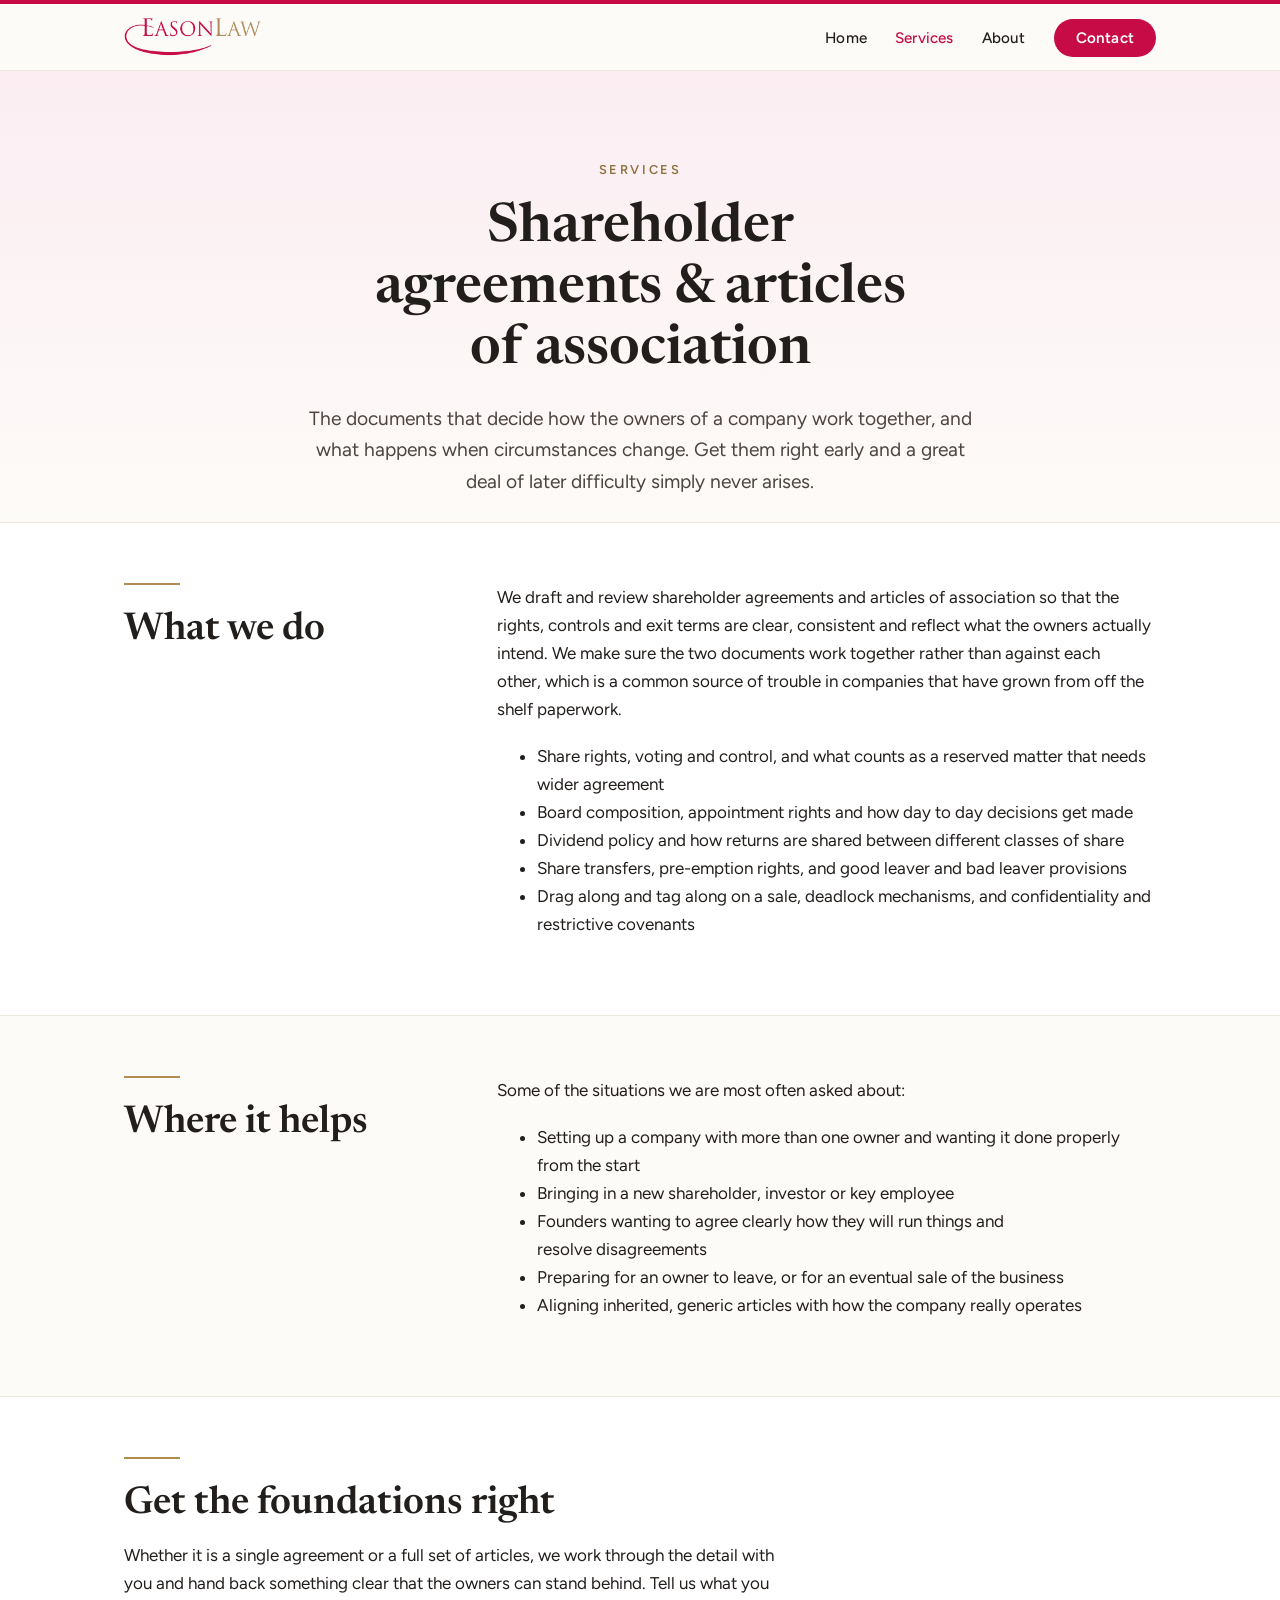
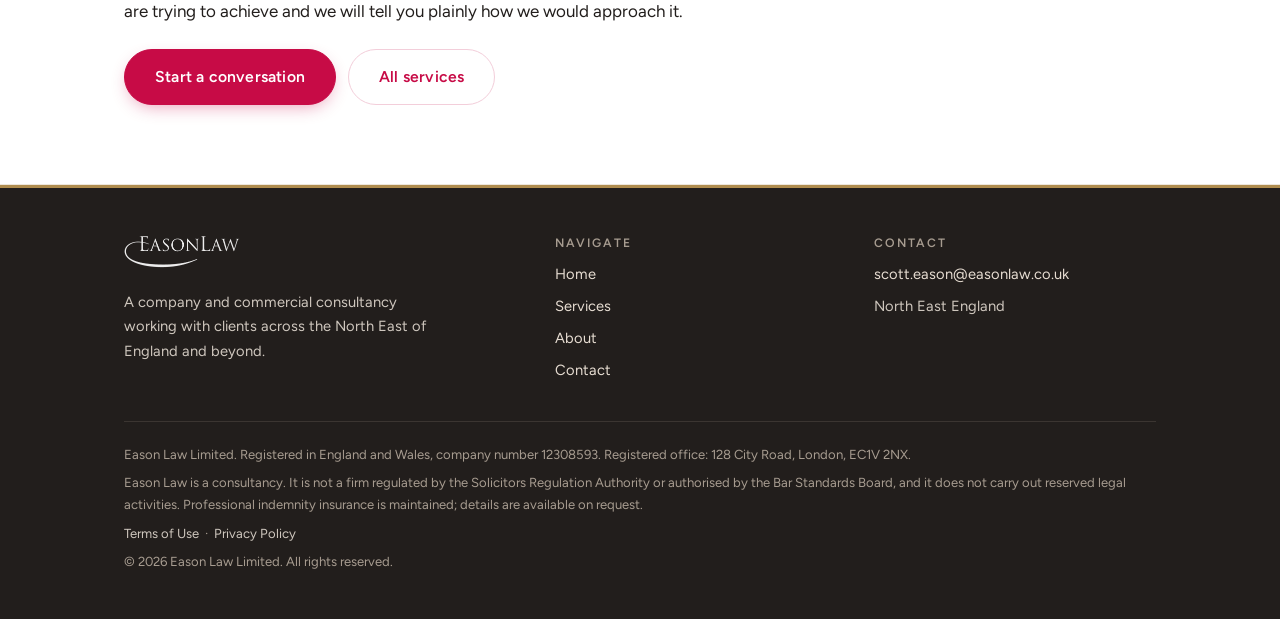
<file: shareholder-agreements.html>
<!DOCTYPE html>
<html lang="en-GB">
<head>
<meta charset="utf-8">
<meta name="viewport" content="width=device-width, initial-scale=1">
<title>Shareholder agreements &amp; articles | Eason Law</title>
<meta name="description" content="The documents that decide how the owners of a company work together, and what happens when circumstances change. Get them right early and a great deal of later difficulty simply never arises.">
<link rel="canonical" href="https://easonlaw.co.uk/shareholder-agreements.html">
<meta property="og:title" content="Shareholder agreements &amp; articles | Eason Law">
<meta property="og:description" content="The documents that decide how the owners of a company work together, and what happens when circumstances change. Get them right early and a great deal of later difficulty simply never arises.">
<meta property="og:type" content="website">
<meta property="og:url" content="https://easonlaw.co.uk/shareholder-agreements.html">
<link rel="icon" href="assets/img/favicon.ico" sizes="any">
<link rel="icon" type="image/png" href="assets/img/favicon-32.png">
<link rel="apple-touch-icon" href="assets/img/apple-touch-icon.png">
<link rel="preconnect" href="https://fonts.googleapis.com">
<link rel="preconnect" href="https://fonts.gstatic.com" crossorigin>
<link href="https://fonts.googleapis.com/css2?family=Newsreader:ital,opsz,wght@0,6..72,400;0,6..72,500;0,6..72,600;1,6..72,400&family=Figtree:wght@400;500;600;700&family=IBM+Plex+Mono:wght@500&display=swap" rel="stylesheet">
<link rel="stylesheet" href="assets/css/styles.css">
</head>
<body>
<div class="topbar"></div>
<header class="site-header">
  <nav class="nav">
    <a class="logo" href="index.html" aria-label="Eason Law home"><img src="assets/img/eason-law-logo.png" alt="Eason Law"></a>
    <button class="nav-toggle" aria-label="Menu" aria-expanded="false"><span></span><span></span><span></span></button>
    <ul class="nav-links">
      <li><a href="index.html" class="">Home</a></li>
      <li><a href="services.html" class="active">Services</a></li>
      <li><a href="about.html" class="">About</a></li>
      <li><a href="contact.html" class="cta-link">Contact</a></li>
    </ul>
  </nav>
</header>
<main>

<section class="hero" style="padding-bottom:24px;">
  <div class="wrap">
    <p class="eyebrow"><a href="services.html" style="color:var(--gold-dark);">Services</a></p>
    <h1>Shareholder agreements &amp; articles of association</h1>
    <p class="lede">The documents that decide how the owners of a company work together, and what happens when circumstances change. Get them right early and a great deal of later difficulty simply never arises.</p>
  </div>
</section>

<section class="section-alt">
  <div class="wrap two-col">
    <div>
      <div class="rule"></div>
      <h2 class="lead-head">What we do</h2>
    </div>
    <div>
      <p>We draft and review shareholder agreements and articles of association so that the rights, controls and exit terms are clear, consistent and reflect what the owners actually intend. We make sure the two documents work together rather than against each other, which is a common source of trouble in companies that have grown from off the shelf paperwork.</p>
      <ul>
        <li>Share rights, voting and control, and what counts as a reserved matter that needs wider agreement</li>
        <li>Board composition, appointment rights and how day to day decisions get made</li>
        <li>Dividend policy and how returns are shared between different classes of share</li>
        <li>Share transfers, pre-emption rights, and good leaver and bad leaver provisions</li>
        <li>Drag along and tag along on a sale, deadlock mechanisms, and confidentiality and restrictive covenants</li>
      </ul>
    </div>
  </div>
</section>

<section>
  <div class="wrap two-col">
    <div>
      <div class="rule"></div>
      <h2 class="lead-head">Where it helps</h2>
    </div>
    <div>
      <p>Some of the situations we are most often asked about:</p>
      <ul>
        <li>Setting up a company with more than one owner and wanting it done properly from the start</li>
        <li>Bringing in a new shareholder, investor or key employee</li>
        <li>Founders wanting to agree clearly how they will run things and resolve disagreements</li>
        <li>Preparing for an owner to leave, or for an eventual sale of the business</li>
        <li>Aligning inherited, generic articles with how the company really operates</li>
      </ul>
    </div>
  </div>
</section>

<section class="section-alt">
  <div class="wrap">
    <div class="rule"></div>
    <h2>Get the foundations right</h2>
    <p style="max-width:60ch;">Whether it is a single agreement or a full set of articles, we work through the detail with you and hand back something clear that the owners can stand behind. Tell us what you are trying to achieve and we will tell you plainly how we would approach it.</p>
    <p style="margin-top:24px;"><a class="btn" href="contact.html">Start a conversation</a> &nbsp; <a class="btn ghost" href="services.html">All services</a></p>
  </div>
</section>
</main>
<footer class="site-footer">
  <div class="gold-rule"></div>
  <div class="inner">
    <div class="cols">
      <div>
        <img src="assets/img/eason-law-logo.png" alt="Eason Law">
        <p style="font-size:.92rem;max-width:36ch;margin:0;">A company and commercial consultancy working with clients across the North East of England and beyond.</p>
      </div>
      <div>
        <h4>Navigate</h4>
        <ul>
          <li><a href="index.html">Home</a></li>
          <li><a href="services.html">Services</a></li>
          <li><a href="about.html">About</a></li>
          <li><a href="contact.html" class="cta-link">Contact</a></li>
        </ul>
      </div>
      <div>
        <h4>Contact</h4>
        <ul>
          <li><a href="mailto:scott.eason@easonlaw.co.uk">scott.eason@easonlaw.co.uk</a></li>
          <li>North East England</li>
        </ul>
      </div>
    </div>
    <div class="legal">
      <p>Eason Law Limited. Registered in England and Wales, company number 12308593. Registered office: 128 City Road, London, EC1V 2NX.</p>
      <p>Eason Law is a consultancy. It is not a firm regulated by the Solicitors Regulation Authority or authorised by the Bar Standards Board, and it does not carry out reserved legal activities. Professional indemnity insurance is maintained; details are available on request.</p>
      <p><a href="terms-of-use.html">Terms of Use</a> &nbsp;&middot;&nbsp; <a href="privacy.html">Privacy Policy</a></p>
      <p>&copy; 2026 Eason Law Limited. All rights reserved.</p>
    </div>
  </div>
</footer>
<script>
(function(){
  var t=document.querySelector('.nav-toggle'),m=document.querySelector('.nav-links');
  if(t&&m){t.addEventListener('click',function(){var o=m.classList.toggle('open');t.setAttribute('aria-expanded',o);});}
})();
</script>
</body>
</html>
</file>
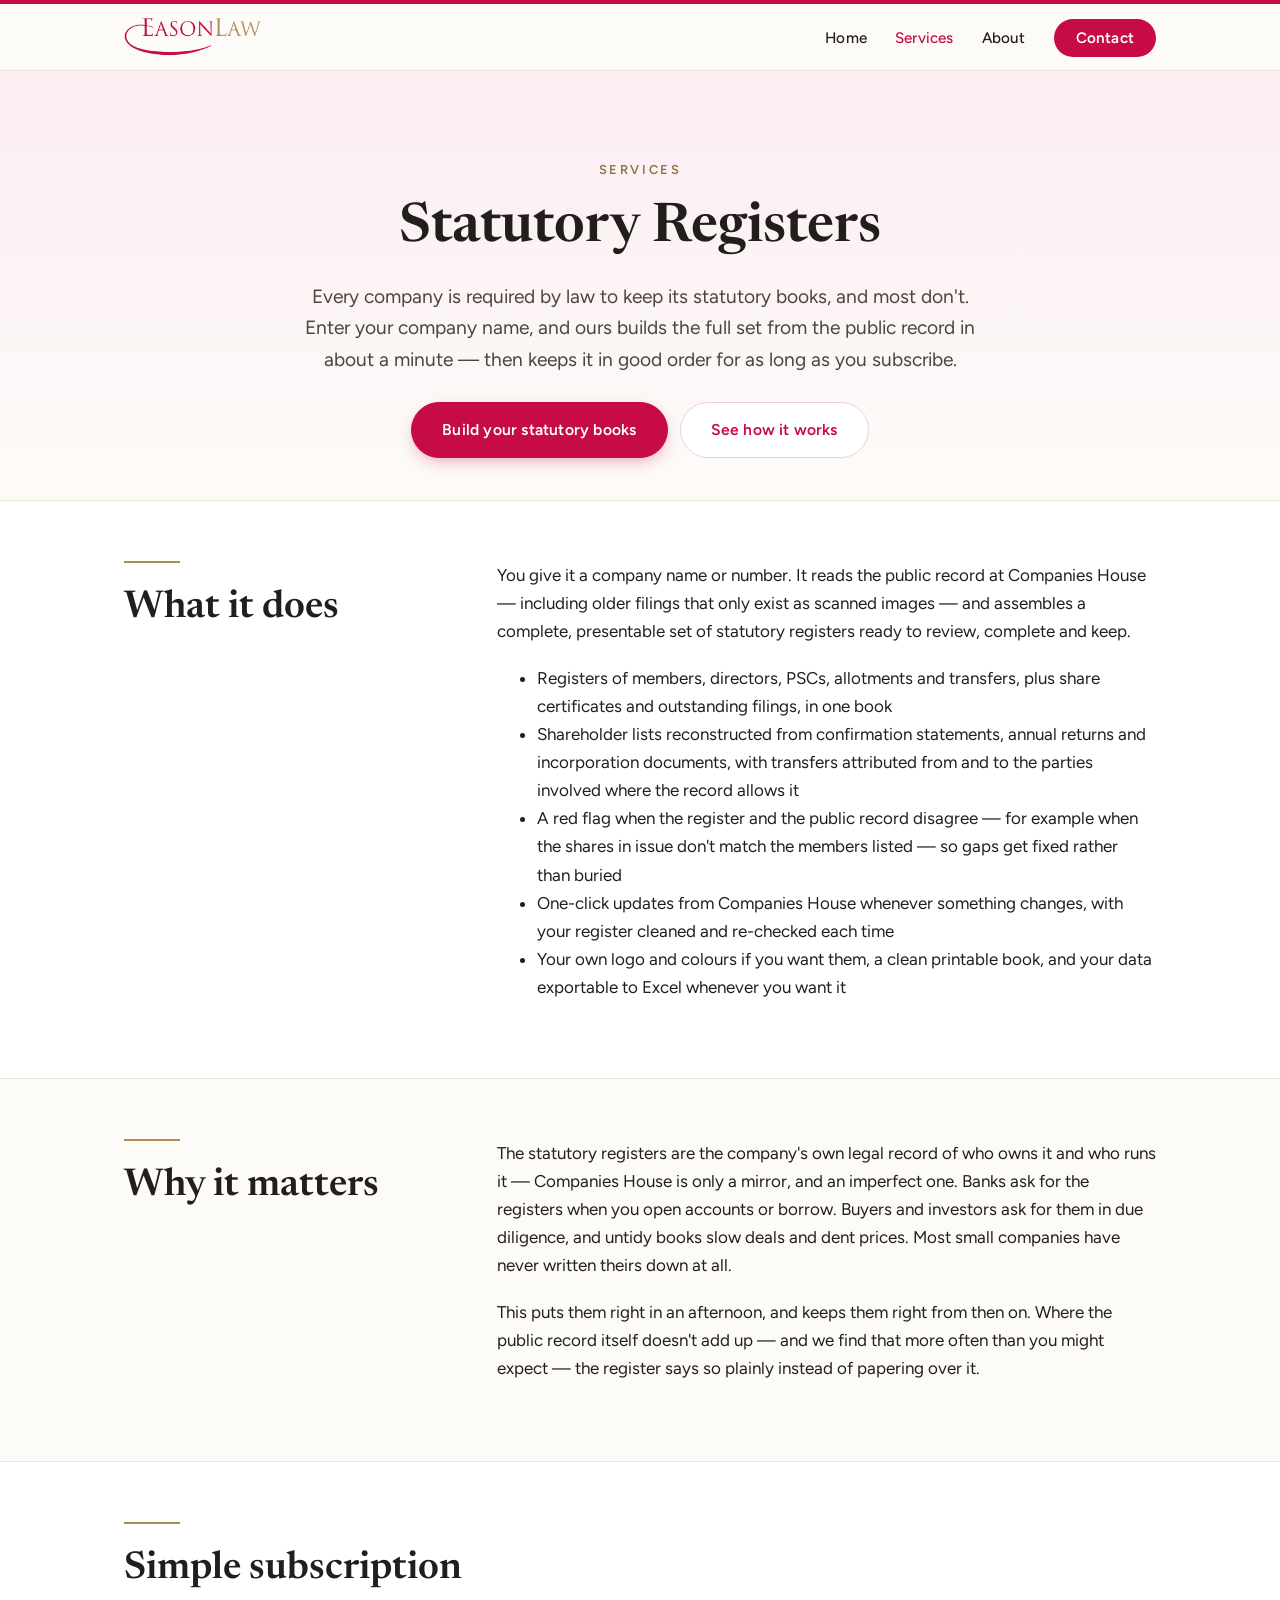
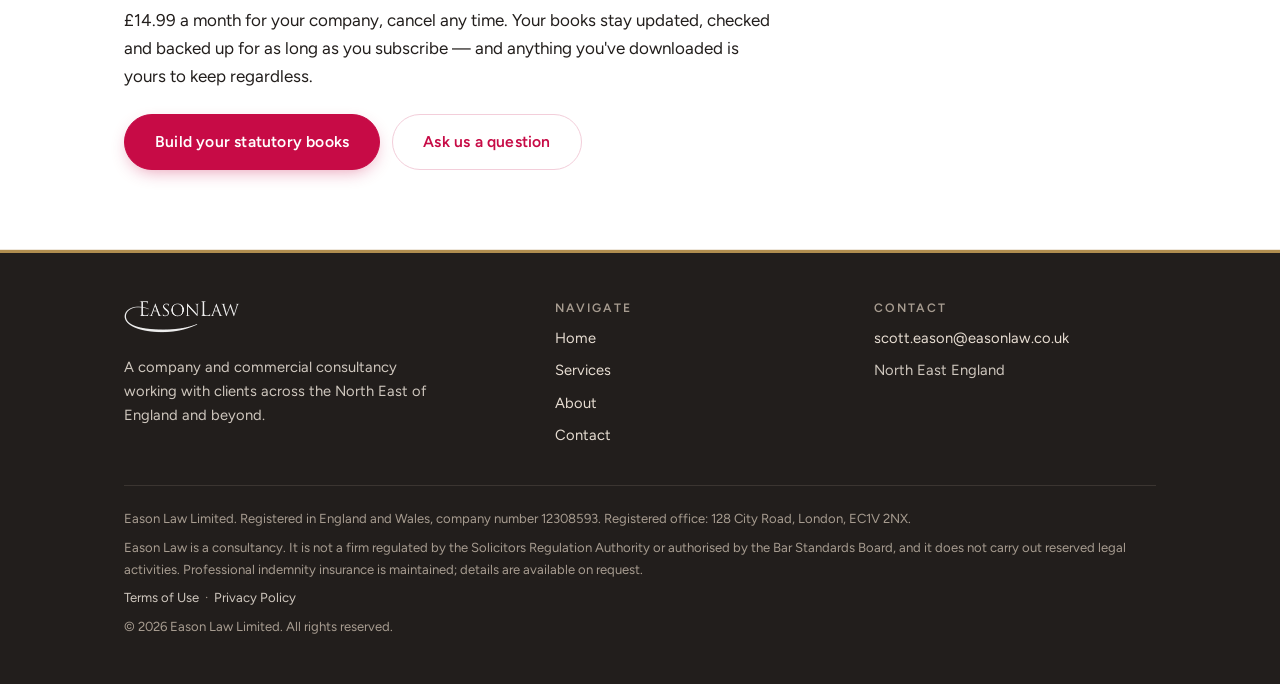
<file: statutory-registers.html>
<!DOCTYPE html>
<html lang="en-GB">
<head>
<meta charset="utf-8">
<meta name="viewport" content="width=device-width, initial-scale=1">
<title>Statutory Registers | Eason Law</title>
<meta name="description" content="Your statutory books, built from the public record in one click and kept in good order. Registers of members, directors, PSCs, allotments and transfers — updated on demand, flagged when the record doesn't add up.">
<link rel="canonical" href="https://easonlaw.co.uk/statutory-registers.html">
<meta property="og:title" content="Statutory Registers | Eason Law">
<meta property="og:description" content="Your statutory books, built from the public record in one click and kept in good order. Registers of members, directors, PSCs, allotments and transfers — updated on demand, flagged when the record doesn't add up.">
<meta property="og:type" content="website">
<meta property="og:url" content="https://easonlaw.co.uk/statutory-registers.html">
<link rel="icon" href="assets/img/favicon.ico" sizes="any">
<link rel="icon" type="image/png" href="assets/img/favicon-32.png">
<link rel="apple-touch-icon" href="assets/img/apple-touch-icon.png">
<link rel="preconnect" href="https://fonts.googleapis.com">
<link rel="preconnect" href="https://fonts.gstatic.com" crossorigin>
<link href="https://fonts.googleapis.com/css2?family=Newsreader:ital,opsz,wght@0,6..72,400;0,6..72,500;0,6..72,600;1,6..72,400&family=Figtree:wght@400;500;600;700&family=IBM+Plex+Mono:wght@500&display=swap" rel="stylesheet">
<link rel="stylesheet" href="assets/css/styles.css">
</head>
<body>
<div class="topbar"></div>
<header class="site-header">
  <nav class="nav">
    <a class="logo" href="index.html" aria-label="Eason Law home"><img src="assets/img/eason-law-logo.png" alt="Eason Law"></a>
    <button class="nav-toggle" aria-label="Menu" aria-expanded="false"><span></span><span></span><span></span></button>
    <ul class="nav-links">
      <li><a href="index.html" class="">Home</a></li>
      <li><a href="services.html" class="active">Services</a></li>
      <li><a href="about.html" class="">About</a></li>
      <li><a href="contact.html" class="cta-link">Contact</a></li>
    </ul>
  </nav>
</header>
<main>

<section class="hero" style="padding-bottom:24px;">
  <div class="wrap">
    <p class="eyebrow"><a href="services.html" style="color:var(--gold-dark);">Services</a></p>
    <h1>Statutory Registers</h1>
    <p class="lede">Every company is required by law to keep its statutory books, and most don't. Enter your company name, and ours builds the full set from the public record in about a minute — then keeps it in good order for as long as you subscribe.</p>
    <p style="margin-top:26px;"><a class="btn" href="https://registers.easonlaw.co.uk">Build your statutory books</a> &nbsp; <a class="btn ghost" href="#how">See how it works</a></p>
  </div>
</section>

<section class="section-alt" id="how">
  <div class="wrap two-col">
    <div>
      <div class="rule"></div>
      <h2 class="lead-head">What it does</h2>
    </div>
    <div>
      <p>You give it a company name or number. It reads the public record at Companies House — including older filings that only exist as scanned images — and assembles a complete, presentable set of statutory registers ready to review, complete and keep.</p>
      <ul>
        <li>Registers of members, directors, PSCs, allotments and transfers, plus share certificates and outstanding filings, in one book</li>
        <li>Shareholder lists reconstructed from confirmation statements, annual returns and incorporation documents, with transfers attributed from and to the parties involved where the record allows it</li>
        <li>A red flag when the register and the public record disagree — for example when the shares in issue don't match the members listed — so gaps get fixed rather than buried</li>
        <li>One-click updates from Companies House whenever something changes, with your register cleaned and re-checked each time</li>
        <li>Your own logo and colours if you want them, a clean printable book, and your data exportable to Excel whenever you want it</li>
      </ul>
    </div>
  </div>
</section>

<section>
  <div class="wrap two-col">
    <div>
      <div class="rule"></div>
      <h2 class="lead-head">Why it matters</h2>
    </div>
    <div>
      <p>The statutory registers are the company's own legal record of who owns it and who runs it — Companies House is only a mirror, and an imperfect one. Banks ask for the registers when you open accounts or borrow. Buyers and investors ask for them in due diligence, and untidy books slow deals and dent prices. Most small companies have never written theirs down at all.</p>
      <p>This puts them right in an afternoon, and keeps them right from then on. Where the public record itself doesn't add up — and we find that more often than you might expect — the register says so plainly instead of papering over it.</p>
    </div>
  </div>
</section>

<section class="section-alt">
  <div class="wrap">
    <div class="rule"></div>
    <h2>Simple subscription</h2>
    <p style="max-width:60ch;">£14.99 a month for your company, cancel any time. Your books stay updated, checked and backed up for as long as you subscribe — and anything you've downloaded is yours to keep regardless.</p>
    <p style="margin-top:24px;"><a class="btn" href="https://registers.easonlaw.co.uk">Build your statutory books</a> &nbsp; <a class="btn ghost" href="contact.html">Ask us a question</a></p>
  </div>
</section>
</main>
<footer class="site-footer">
  <div class="gold-rule"></div>
  <div class="inner">
    <div class="cols">
      <div>
        <img src="assets/img/eason-law-logo.png" alt="Eason Law">
        <p style="font-size:.92rem;max-width:36ch;margin:0;">A company and commercial consultancy working with clients across the North East of England and beyond.</p>
      </div>
      <div>
        <h4>Navigate</h4>
        <ul>
          <li><a href="index.html">Home</a></li>
          <li><a href="services.html">Services</a></li>
          <li><a href="about.html">About</a></li>
          <li><a href="contact.html" class="cta-link">Contact</a></li>
        </ul>
      </div>
      <div>
        <h4>Contact</h4>
        <ul>
          <li><a href="mailto:scott.eason@easonlaw.co.uk">scott.eason@easonlaw.co.uk</a></li>
          <li>North East England</li>
        </ul>
      </div>
    </div>
    <div class="legal">
      <p>Eason Law Limited. Registered in England and Wales, company number 12308593. Registered office: 128 City Road, London, EC1V 2NX.</p>
      <p>Eason Law is a consultancy. It is not a firm regulated by the Solicitors Regulation Authority or authorised by the Bar Standards Board, and it does not carry out reserved legal activities. Professional indemnity insurance is maintained; details are available on request.</p>
      <p><a href="terms-of-use.html">Terms of Use</a> &nbsp;&middot;&nbsp; <a href="privacy.html">Privacy Policy</a></p>
      <p>&copy; 2026 Eason Law Limited. All rights reserved.</p>
    </div>
  </div>
</footer>
<script>
(function(){
  var t=document.querySelector('.nav-toggle'),m=document.querySelector('.nav-links');
  if(t&&m){t.addEventListener('click',function(){var o=m.classList.toggle('open');t.setAttribute('aria-expanded',o);});}
})();
</script>
</body>
</html>
</file>
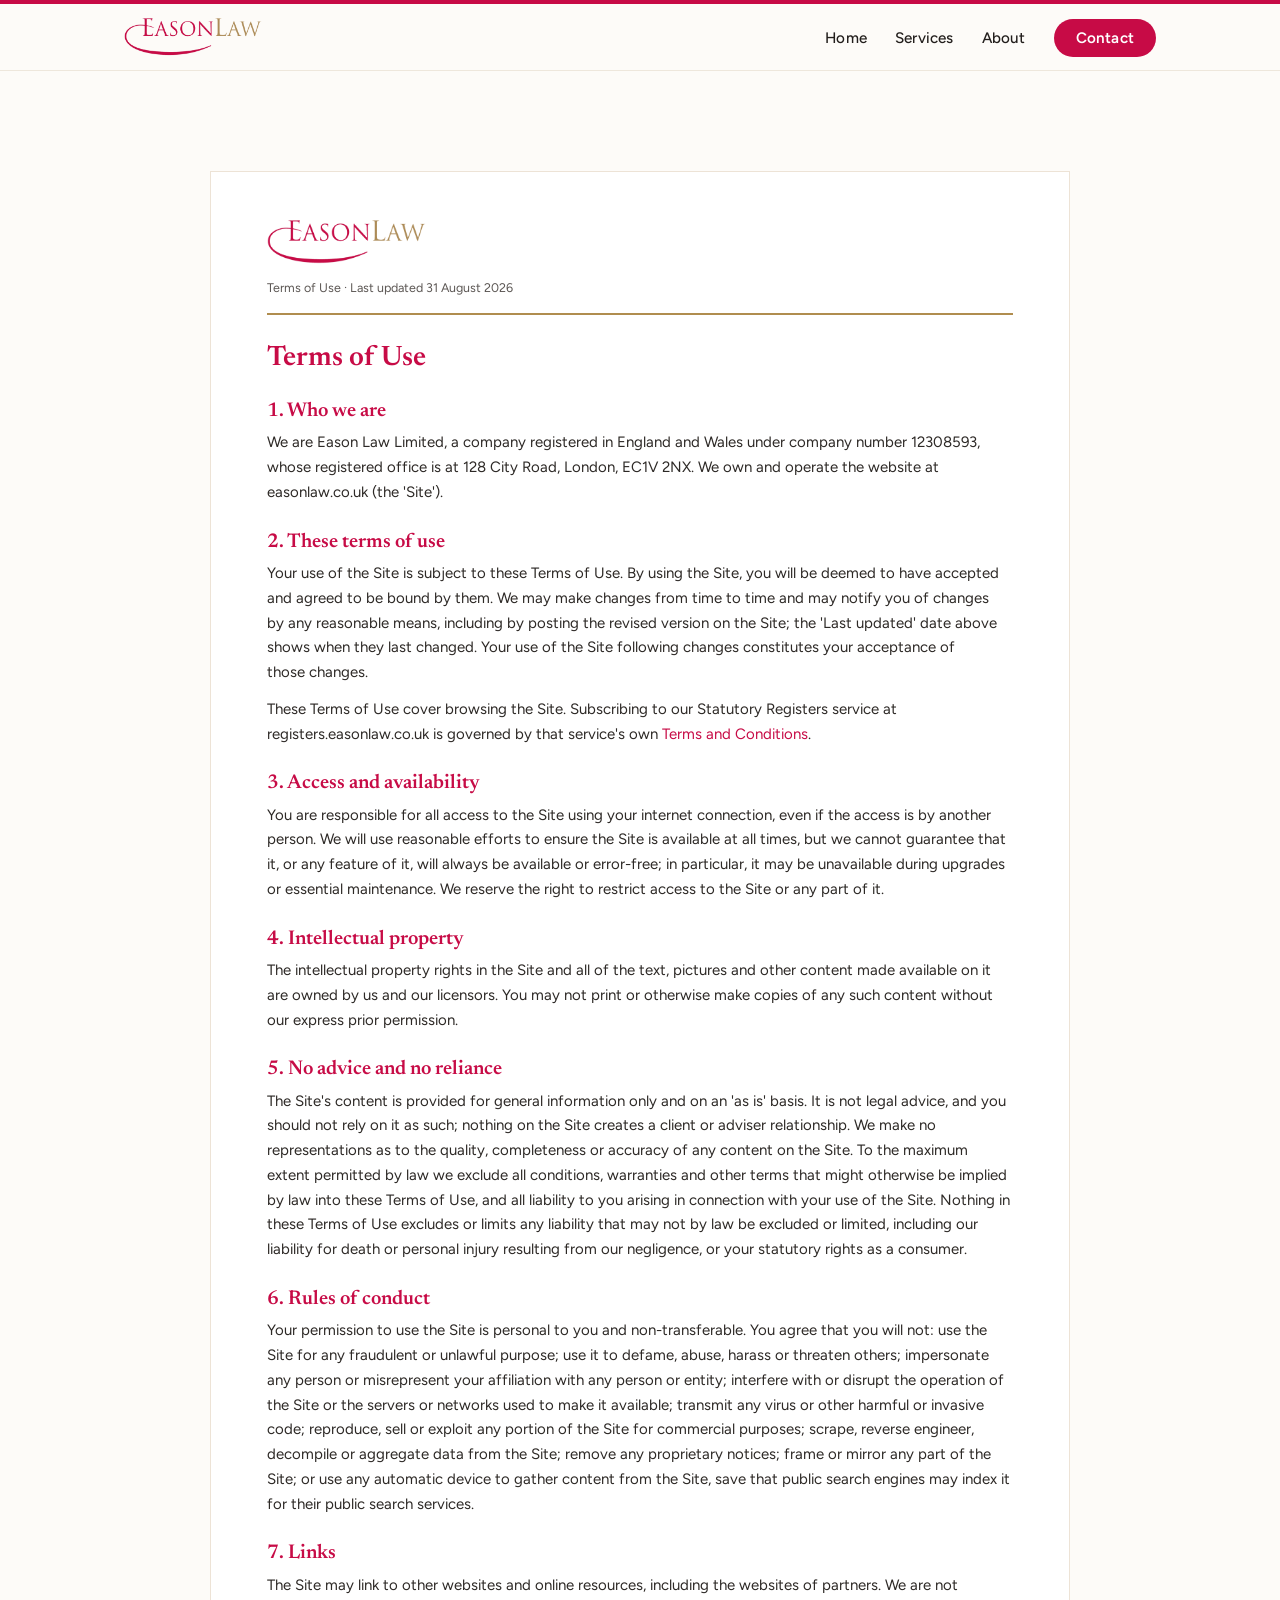
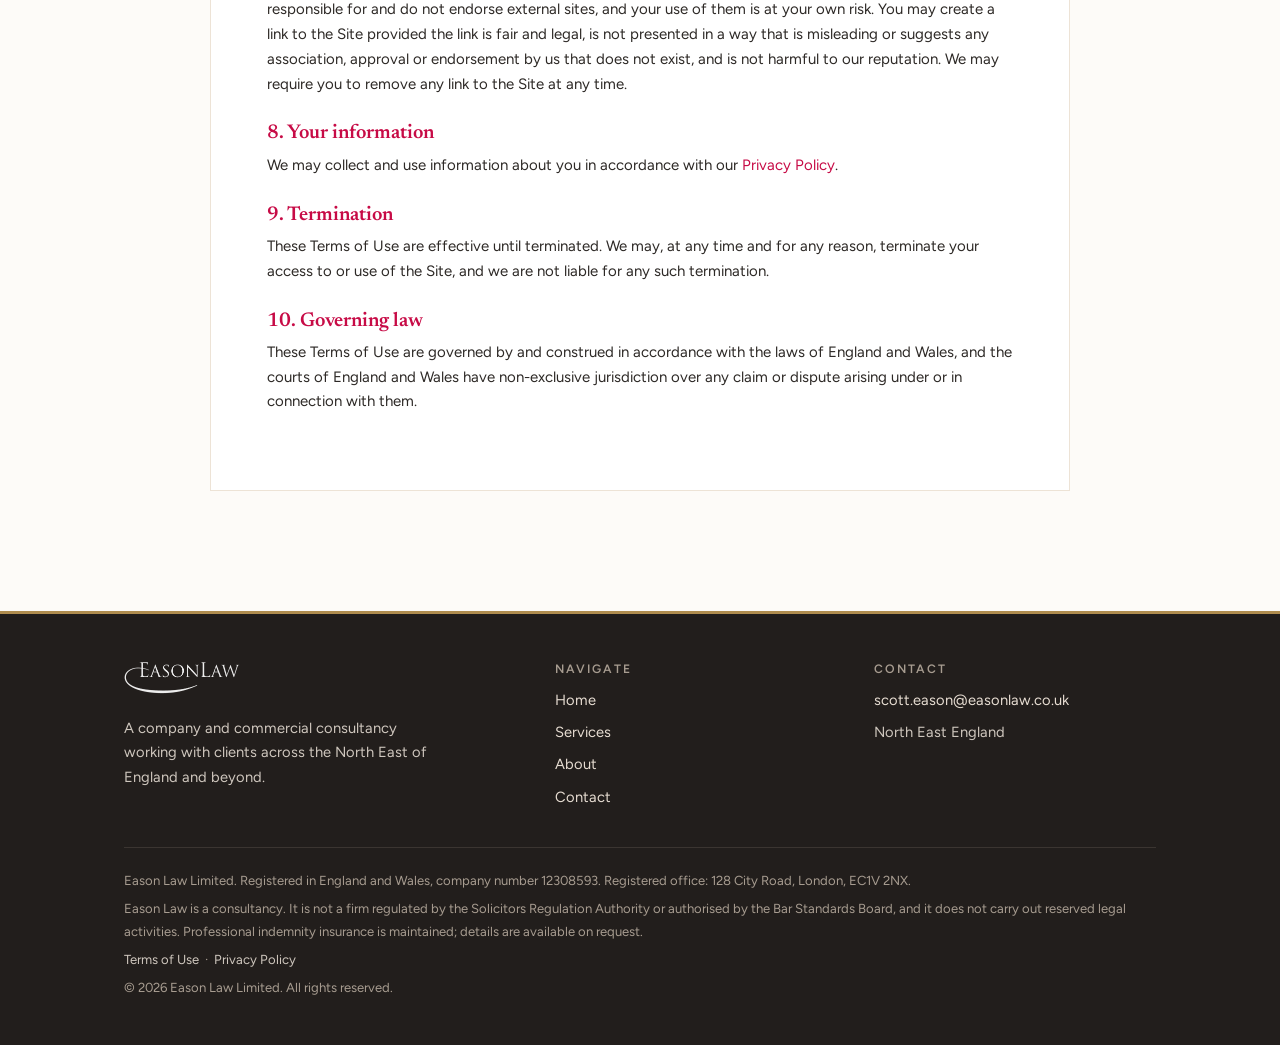
<file: terms-of-use.html>
<!DOCTYPE html>
<html lang="en-GB">
<head>
<meta charset="utf-8">
<meta name="viewport" content="width=device-width, initial-scale=1">
<title>Terms of Use | Eason Law</title>
<meta name="description" content="The terms of use for the easonlaw.co.uk website.">
<link rel="canonical" href="https://easonlaw.co.uk/terms-of-use.html">
<meta name="robots" content="noindex">
<link rel="icon" href="assets/img/favicon.ico" sizes="any">
<link rel="icon" type="image/png" href="assets/img/favicon-32.png">
<link rel="apple-touch-icon" href="assets/img/apple-touch-icon.png">
<link rel="preconnect" href="https://fonts.googleapis.com">
<link rel="preconnect" href="https://fonts.gstatic.com" crossorigin>
<link href="https://fonts.googleapis.com/css2?family=Newsreader:ital,opsz,wght@0,6..72,400;0,6..72,500;0,6..72,600;1,6..72,400&family=Figtree:wght@400;500;600;700&family=IBM+Plex+Mono:wght@500&display=swap" rel="stylesheet">
<link rel="stylesheet" href="assets/css/styles.css">
<style>
.legaldoc { max-width:860px; margin:40px auto 60px; background:#fff; border:1px solid #EDE3D6; padding:48px 56px 64px; }
.legaldoc .docmeta { font-size:12.5px; color:#5C5754; border-bottom:2px solid #B08D4F; padding-bottom:14px; margin-bottom:28px; }
.legaldoc .doclogo { height:44px; display:block; margin-bottom:14px; }
.legaldoc h1 { font-family:'Newsreader',Georgia,serif; font-size:28px; color:#C70B46; margin:0 0 18px; }
.legaldoc h2 { font-family:'Newsreader',Georgia,serif; font-size:20px; color:#C70B46; margin:26px 0 8px; }
.legaldoc p { margin:0 0 12px; font-size:15px; line-height:1.65; color:#2D2926; }
.legaldoc a { color:#C70B46; }
@media (max-width:700px){ .legaldoc { padding:28px 20px 40px; margin:20px 12px 40px; } }
</style>
</head>
<body>
<div class="topbar"></div>
<header class="site-header">
  <nav class="nav">
    <a class="logo" href="index.html" aria-label="Eason Law home"><img src="assets/img/eason-law-logo.png" alt="Eason Law"></a>
    <button class="nav-toggle" aria-label="Menu" aria-expanded="false"><span></span><span></span><span></span></button>
    <ul class="nav-links">
      <li><a href="index.html" class="">Home</a></li>
      <li><a href="services.html" class="">Services</a></li>
      <li><a href="about.html" class="">About</a></li>
      <li><a href="contact.html" class="cta-link">Contact</a></li>
    </ul>
  </nav>
</header>
<main>
<section>
<div class="legaldoc">
  <img class="doclogo" src="assets/img/eason-law-logo.png" alt="Eason Law">
  <div class="docmeta">Terms of Use · Last updated 31 August 2026</div>
  <h1>Terms of Use</h1>

    <h2>1. Who we are</h2>
    <p>We are Eason Law Limited, a company registered in England and Wales under company number 12308593, whose registered office is at 128 City Road, London, EC1V 2NX. We own and operate the website at easonlaw.co.uk (the 'Site').</p>

    <h2>2. These terms of use</h2>
    <p>Your use of the Site is subject to these Terms of Use. By using the Site, you will be deemed to have accepted and agreed to be bound by them. We may make changes from time to time and may notify you of changes by any reasonable means, including by posting the revised version on the Site; the 'Last updated' date above shows when they last changed. Your use of the Site following changes constitutes your acceptance of those changes.</p>
    <p>These Terms of Use cover browsing the Site. Subscribing to our Statutory Registers service at registers.easonlaw.co.uk is governed by that service's own <a href="https://registers.easonlaw.co.uk/terms.html">Terms and Conditions</a>.</p>

    <h2>3. Access and availability</h2>
    <p>You are responsible for all access to the Site using your internet connection, even if the access is by another person. We will use reasonable efforts to ensure the Site is available at all times, but we cannot guarantee that it, or any feature of it, will always be available or error-free; in particular, it may be unavailable during upgrades or essential maintenance. We reserve the right to restrict access to the Site or any part of it.</p>

    <h2>4. Intellectual property</h2>
    <p>The intellectual property rights in the Site and all of the text, pictures and other content made available on it are owned by us and our licensors. You may not print or otherwise make copies of any such content without our express prior permission.</p>

    <h2>5. No advice and no reliance</h2>
    <p>The Site's content is provided for general information only and on an 'as is' basis. It is not legal advice, and you should not rely on it as such; nothing on the Site creates a client or adviser relationship. We make no representations as to the quality, completeness or accuracy of any content on the Site. To the maximum extent permitted by law we exclude all conditions, warranties and other terms that might otherwise be implied by law into these Terms of Use, and all liability to you arising in connection with your use of the Site. Nothing in these Terms of Use excludes or limits any liability that may not by law be excluded or limited, including our liability for death or personal injury resulting from our negligence, or your statutory rights as a consumer.</p>

    <h2>6. Rules of conduct</h2>
    <p>Your permission to use the Site is personal to you and non-transferable. You agree that you will not: use the Site for any fraudulent or unlawful purpose; use it to defame, abuse, harass or threaten others; impersonate any person or misrepresent your affiliation with any person or entity; interfere with or disrupt the operation of the Site or the servers or networks used to make it available; transmit any virus or other harmful or invasive code; reproduce, sell or exploit any portion of the Site for commercial purposes; scrape, reverse engineer, decompile or aggregate data from the Site; remove any proprietary notices; frame or mirror any part of the Site; or use any automatic device to gather content from the Site, save that public search engines may index it for their public search services.</p>

    <h2>7. Links</h2>
    <p>The Site may link to other websites and online resources, including the websites of partners. We are not responsible for and do not endorse external sites, and your use of them is at your own risk. You may create a link to the Site provided the link is fair and legal, is not presented in a way that is misleading or suggests any association, approval or endorsement by us that does not exist, and is not harmful to our reputation. We may require you to remove any link to the Site at any time.</p>

    <h2>8. Your information</h2>
    <p>We may collect and use information about you in accordance with our <a href="privacy.html">Privacy Policy</a>.</p>

    <h2>9. Termination</h2>
    <p>These Terms of Use are effective until terminated. We may, at any time and for any reason, terminate your access to or use of the Site, and we are not liable for any such termination.</p>

    <h2>10. Governing law</h2>
    <p>These Terms of Use are governed by and construed in accordance with the laws of England and Wales, and the courts of England and Wales have non-exclusive jurisdiction over any claim or dispute arising under or in connection with them.</p>
  
</div>
</section>
</main>
<footer class="site-footer">
  <div class="gold-rule"></div>
  <div class="inner">
    <div class="cols">
      <div>
        <img src="assets/img/eason-law-logo.png" alt="Eason Law">
        <p style="font-size:.92rem;max-width:36ch;margin:0;">A company and commercial consultancy working with clients across the North East of England and beyond.</p>
      </div>
      <div>
        <h4>Navigate</h4>
        <ul>
          <li><a href="index.html">Home</a></li>
          <li><a href="services.html">Services</a></li>
          <li><a href="about.html">About</a></li>
          <li><a href="contact.html" class="cta-link">Contact</a></li>
        </ul>
      </div>
      <div>
        <h4>Contact</h4>
        <ul>
          <li><a href="mailto:scott.eason@easonlaw.co.uk">scott.eason@easonlaw.co.uk</a></li>
          <li>North East England</li>
        </ul>
      </div>
    </div>
    <div class="legal">
      <p>Eason Law Limited. Registered in England and Wales, company number 12308593. Registered office: 128 City Road, London, EC1V 2NX.</p>
      <p>Eason Law is a consultancy. It is not a firm regulated by the Solicitors Regulation Authority or authorised by the Bar Standards Board, and it does not carry out reserved legal activities. Professional indemnity insurance is maintained; details are available on request.</p>
      <p><a href="terms-of-use.html">Terms of Use</a> &nbsp;·&nbsp; <a href="privacy.html">Privacy Policy</a></p>
      <p>&copy; 2026 Eason Law Limited. All rights reserved.</p>
    </div>
  </div>
</footer>
<script>
(function(){
  var t=document.querySelector('.nav-toggle'),m=document.querySelector('.nav-links');
  if(t&&m){t.addEventListener('click',function(){var o=m.classList.toggle('open');t.setAttribute('aria-expanded',o);});}
})();
</script>
</body>
</html>
</file>
<file: assets/css/styles.css>
/* Eason Law — brand stylesheet (2026 refresh: controlled crimson, gold secondary) */
:root{
  --red:#C70B46;
  --red-dark:#9B0836;
  --gold:#B08D4F;
  --gold-dark:#8f713f;
  --ink:#221E1C;
  --paper:#FDFBF8;
  --wash:#FBEDF2;        /* pale crimson wash */
  --wash-line:#F3CEDA;
  --muted:#7A716A;
  --line:#EEE7DC;
  --card-line:#EDE3D6;
  --white:#ffffff;
  --maxw:1080px;
}
*{box-sizing:border-box;}
html{scroll-behavior:smooth;}
body{
  margin:0;
  font-family:'Figtree',-apple-system,BlinkMacSystemFont,'Segoe UI',Roboto,Helvetica,Arial,sans-serif;
  color:var(--ink);
  background:var(--paper);
  line-height:1.65;
  font-size:17px;
  -webkit-font-smoothing:antialiased;
  text-wrap:pretty;
}
h1,h2,h3,h4{font-family:'Newsreader',Georgia,'Times New Roman',serif;font-weight:600;line-height:1.12;color:var(--ink);margin:0 0 .4em;letter-spacing:0;}
h1{font-size:clamp(2.4rem,5vw,3.4rem);}
h2{font-size:clamp(1.8rem,3.4vw,2.4rem);}
h3{font-size:1.3rem;}
p{margin:0 0 1.1em;}
a{color:var(--red);text-decoration:none;}
a:hover{color:var(--red-dark);}
.wrap{max-width:var(--maxw);margin:0 auto;padding:0 24px;}
.muted{color:var(--muted);}

/* top accent + header */
.topbar{height:4px;background:var(--red);}
.site-header{position:sticky;top:0;z-index:40;background:rgba(253,251,248,.92);backdrop-filter:saturate(140%) blur(6px);border-bottom:1px solid var(--line);}
.nav{display:flex;align-items:center;justify-content:space-between;padding:14px 24px;max-width:var(--maxw);margin:0 auto;}
.nav .logo img{height:38px;display:block;}
.nav-links{display:flex;gap:28px;align-items:center;list-style:none;margin:0;padding:0;}
.nav-links a{color:var(--ink);font-size:.95rem;letter-spacing:.2px;position:relative;padding:4px 0;font-weight:500;}
.nav-links a:hover,.nav-links a.active{color:var(--red);}
.nav-links a.cta-link{background:var(--red);color:#fff;padding:10px 22px;border-radius:30px;font-weight:600;}
.nav-links a.cta-link:hover{background:var(--red-dark);color:#fff;}
.nav-toggle{display:none;background:none;border:0;cursor:pointer;padding:6px;}
.nav-toggle span{display:block;width:24px;height:2px;background:var(--ink);margin:5px 0;transition:.2s;}

/* buttons */
.btn{display:inline-block;background:var(--red);color:#fff;padding:14px 30px;border-radius:34px;font-size:.98rem;font-weight:600;letter-spacing:.2px;border:1px solid var(--red);transition:.18s;box-shadow:0 6px 18px -6px rgba(199,11,70,.45);}
.btn:hover{background:var(--red-dark);color:#fff;border-color:var(--red-dark);transform:translateY(-1px);}
.btn.ghost{background:var(--white);color:var(--red);border-color:var(--wash-line);box-shadow:none;}
.btn.ghost:hover{background:var(--wash);color:var(--red-dark);border-color:var(--wash-line);transform:none;}

/* hero */
.hero{padding:88px 0 76px;background:linear-gradient(180deg,var(--wash) 0%,var(--paper) 100%);text-align:center;}
.hero .eyebrow{font-size:.8rem;letter-spacing:2.6px;text-transform:uppercase;color:var(--red);margin-bottom:18px;font-weight:600;}
.hero h1{max-width:16ch;margin-left:auto;margin-right:auto;}
.hero .lede{font-size:1.2rem;max-width:56ch;color:#4B443F;margin:6px auto 0;}
.hero .cta{margin-top:32px;display:flex;gap:14px;flex-wrap:wrap;justify-content:center;}
.rule{width:56px;height:2px;background:var(--gold);margin:0 0 24px;}

/* sections */
section{padding:60px 0;}
.section-alt{background:var(--white);border-top:1px solid var(--line);border-bottom:1px solid var(--line);}
.lead-head{max-width:34ch;}
.two-col{display:grid;grid-template-columns:minmax(180px,.66fr) 1.34fr;gap:48px;align-items:start;}
.section-head{text-align:center;margin-bottom:34px;}
.section-head p{color:var(--muted);margin:0;font-size:1rem;}

/* service cards */
.cards{display:grid;grid-template-columns:repeat(2,1fr);gap:18px;margin-top:36px;}
.card{background:var(--white);border:1px solid var(--card-line);border-radius:18px;padding:28px 30px;transition:.18s;}
.card:hover{box-shadow:0 10px 30px -12px rgba(45,41,38,.18);transform:translateY(-2px);}
.card h3{color:var(--ink);margin-bottom:.35em;font-size:1.22rem;}
.card p{margin-bottom:0;color:#6A625C;font-size:.98rem;}
.card .num{font-family:'IBM Plex Mono','Courier New',monospace;font-size:.8rem;color:var(--gold);display:block;margin-bottom:12px;letter-spacing:.05em;}
.card.feature{grid-column:1 / -1;background:var(--wash);border-color:var(--wash-line);display:flex;align-items:center;justify-content:space-between;gap:24px;}
.card.feature h3{color:var(--red);}
.card.feature .feature-cta{flex:none;background:var(--red);color:#fff;font-size:.9rem;font-weight:600;padding:11px 22px;border-radius:30px;white-space:nowrap;}
.card.feature .feature-cta:hover{background:var(--red-dark);color:#fff;}

/* about */
.about-grid{display:grid;grid-template-columns:1fr;gap:10px;}
.callout{background:var(--wash);border:1px solid var(--wash-line);border-radius:16px;padding:24px 28px;margin:30px 0;font-size:.98rem;color:#4a453f;}
.callout strong{color:var(--ink);}

/* contact */
.contact-grid{display:grid;grid-template-columns:1fr 1fr;gap:48px;}
.contact-item{margin-bottom:26px;}
.contact-item .label{font-size:.76rem;letter-spacing:2px;text-transform:uppercase;color:var(--red);margin-bottom:4px;font-weight:600;}
.contact-item a,.contact-item span{font-size:1.1rem;color:var(--ink);}
.contact-item a:hover{color:var(--red);}

/* footer — the black bar */
.site-footer{background:var(--ink);color:#CFC7BE;margin-top:0;}
.site-footer .gold-rule{height:3px;background:var(--gold);}
.site-footer .inner{max-width:var(--maxw);margin:0 auto;padding:48px 24px 40px;}
.site-footer .cols{display:grid;grid-template-columns:1.4fr 1fr 1fr;gap:36px;margin-bottom:30px;}
.site-footer img{height:32px;margin-bottom:14px;filter:brightness(0) invert(1);opacity:.92;}
.site-footer h4{font-family:'Figtree',sans-serif;font-size:.76rem;letter-spacing:2px;text-transform:uppercase;color:#A79C90;margin:0 0 12px;font-weight:600;}
.site-footer a{color:#E7DDD2;}
.site-footer a:hover{color:#fff;}
.site-footer ul{list-style:none;margin:0;padding:0;}
.site-footer ul li{margin-bottom:8px;font-size:.92rem;}
.legal{border-top:1px solid #3B3531;padding-top:22px;font-size:.82rem;color:#A79C90;line-height:1.7;}
.legal p{margin:0 0 6px;}
.legal a{color:#CFC7BE;}

/* responsive */
@media(max-width:820px){
  .two-col{grid-template-columns:1fr;gap:32px;}
  .cards{grid-template-columns:1fr;}
  .card.feature{flex-direction:column;align-items:flex-start;}
  .contact-grid{grid-template-columns:1fr;gap:30px;}
  .site-footer .cols{grid-template-columns:1fr;gap:24px;}
  .nav-toggle{display:block;}
  .nav-links{position:absolute;top:100%;left:0;right:0;background:var(--paper);flex-direction:column;gap:0;border-bottom:1px solid var(--line);padding:8px 24px 16px;display:none;}
  .nav-links.open{display:flex;}
  .nav-links li{width:100%;border-top:1px solid var(--line);}
  .nav-links a{display:block;padding:14px 0;}
  .nav-links a.cta-link{margin-top:10px;text-align:center;}
  .hero{padding:60px 0 48px;}
  section{padding:48px 0;}
}

/* clickable home tiles + anchor targets */
a.card{display:block;color:inherit;text-decoration:none;cursor:pointer;}
.card{scroll-margin-top:96px;}
.cards--plain .card{cursor:default;}
.cards--plain .card:hover{transform:none;box-shadow:none;}
.card:target{background:var(--wash);border-color:var(--wash-line);}
.card .more{display:inline-block;margin-top:14px;color:var(--red);font-size:.9rem;font-weight:600;}
.card:hover .more{color:var(--red-dark);}
</file>
